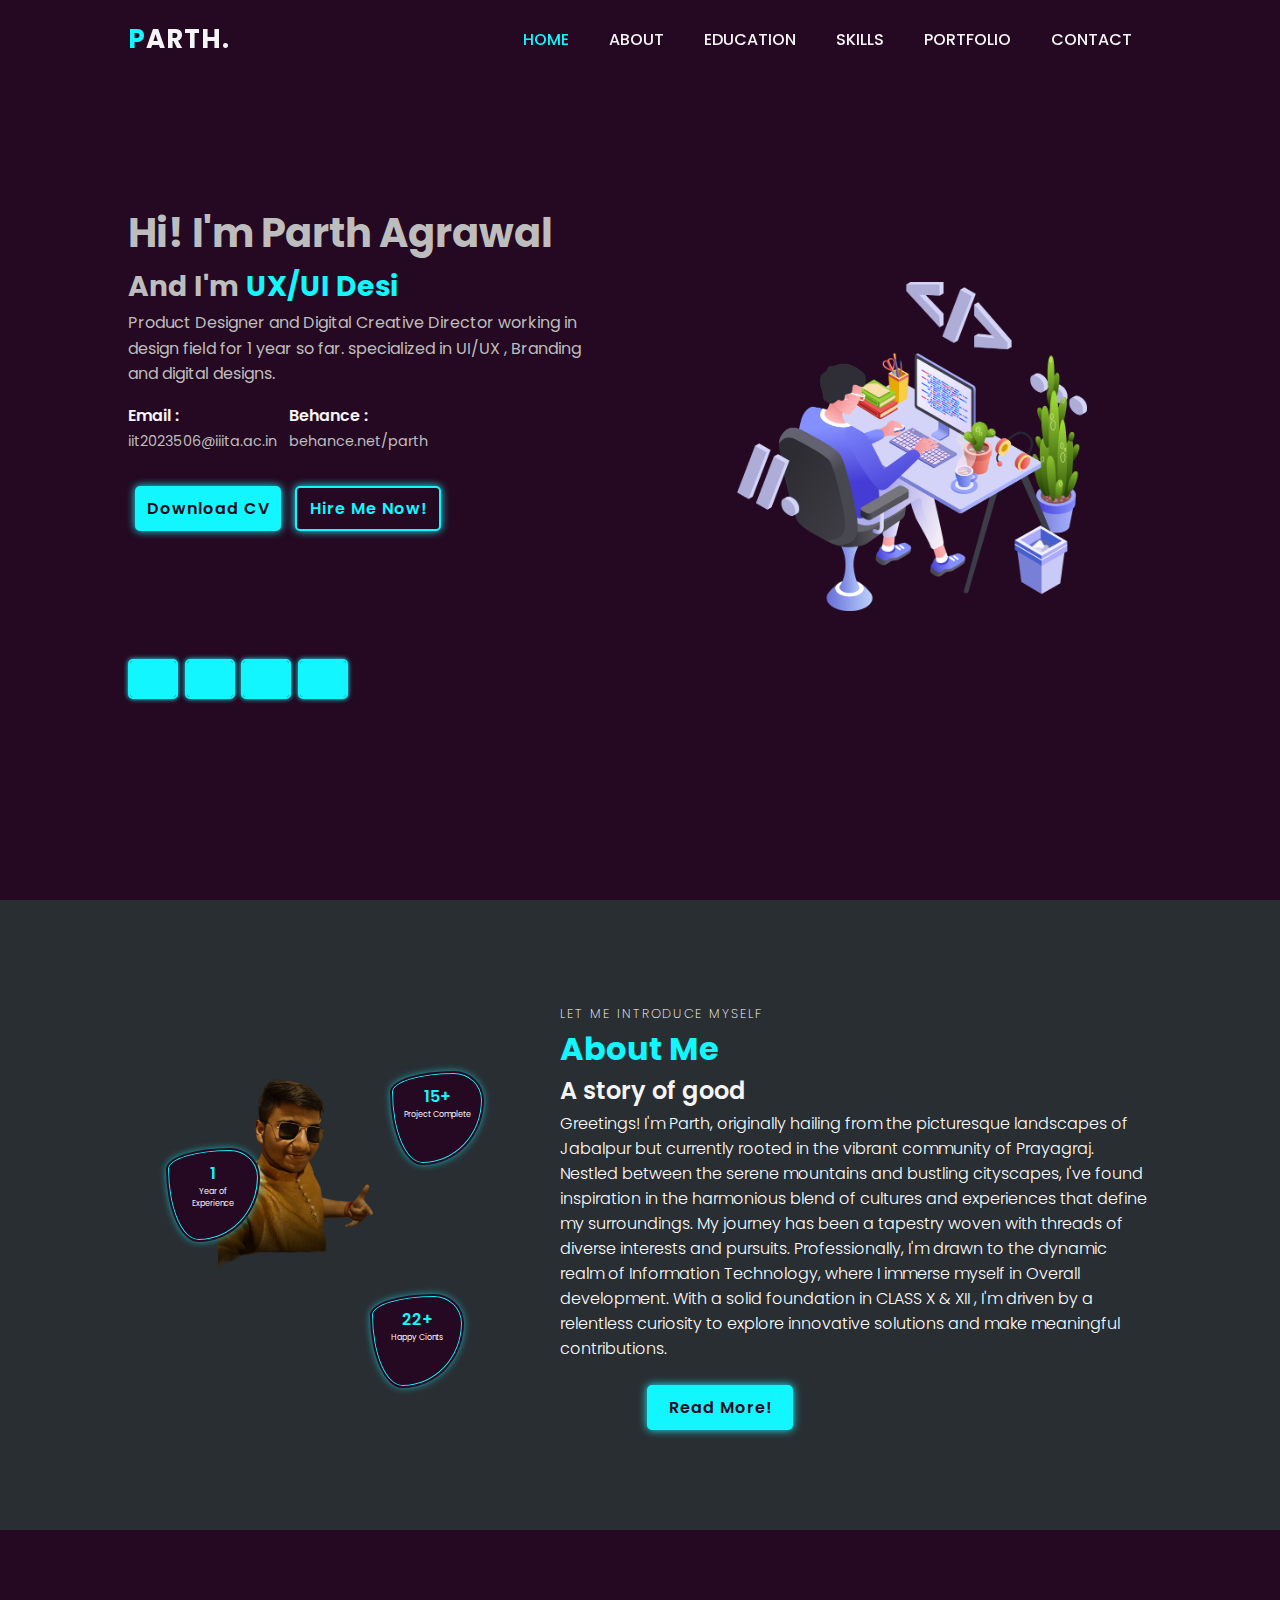
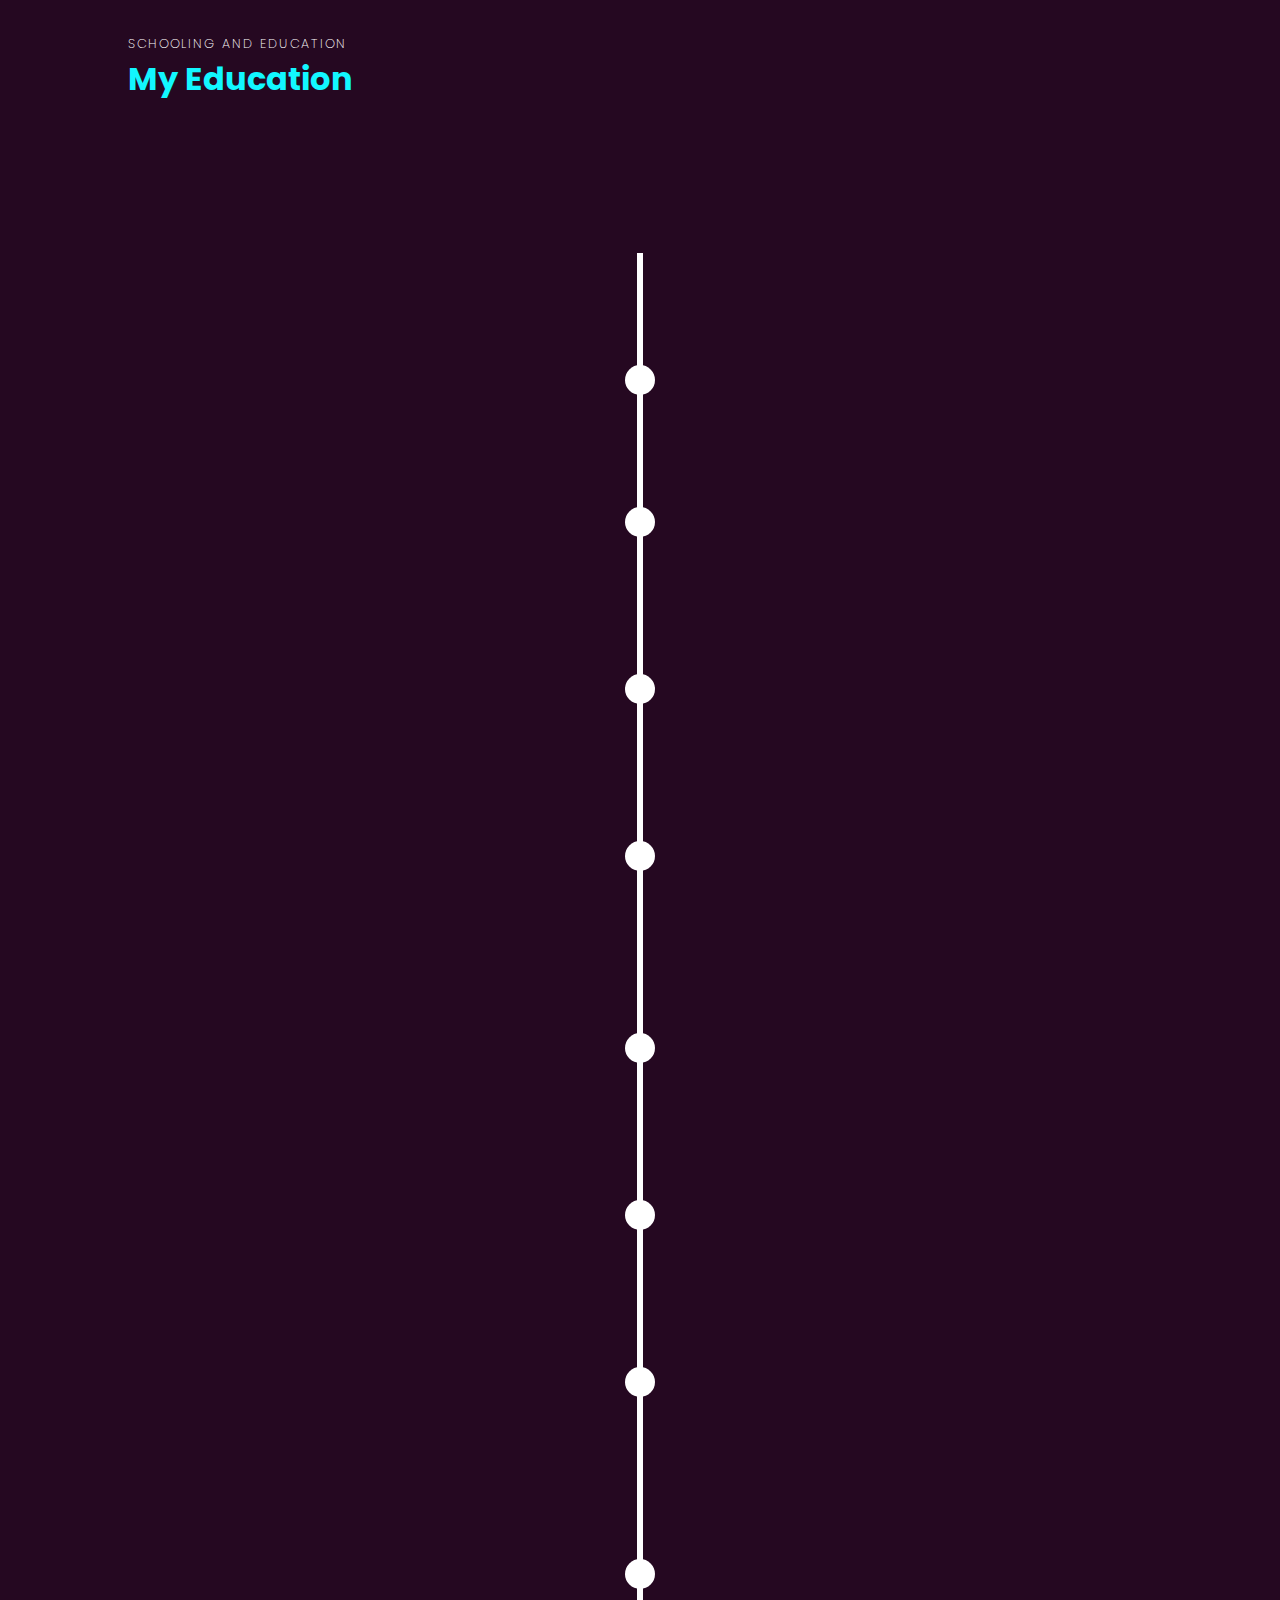
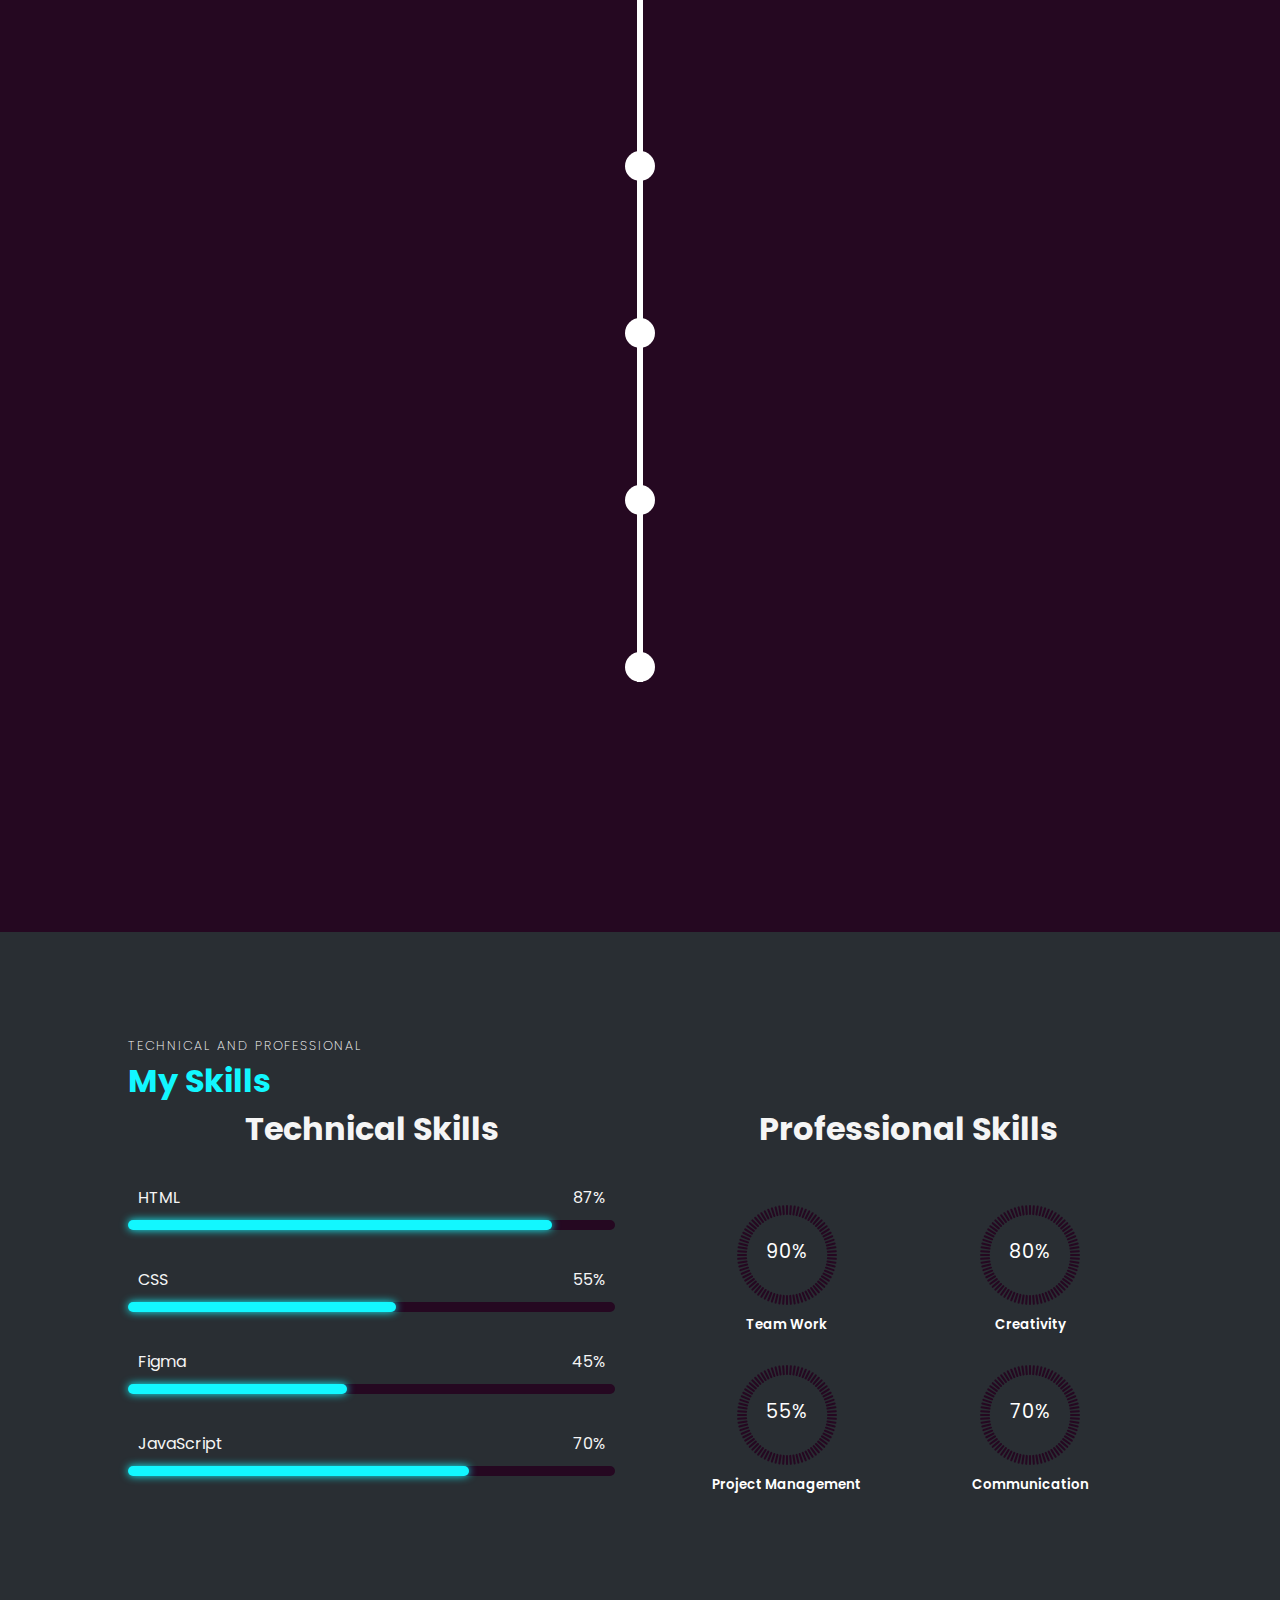
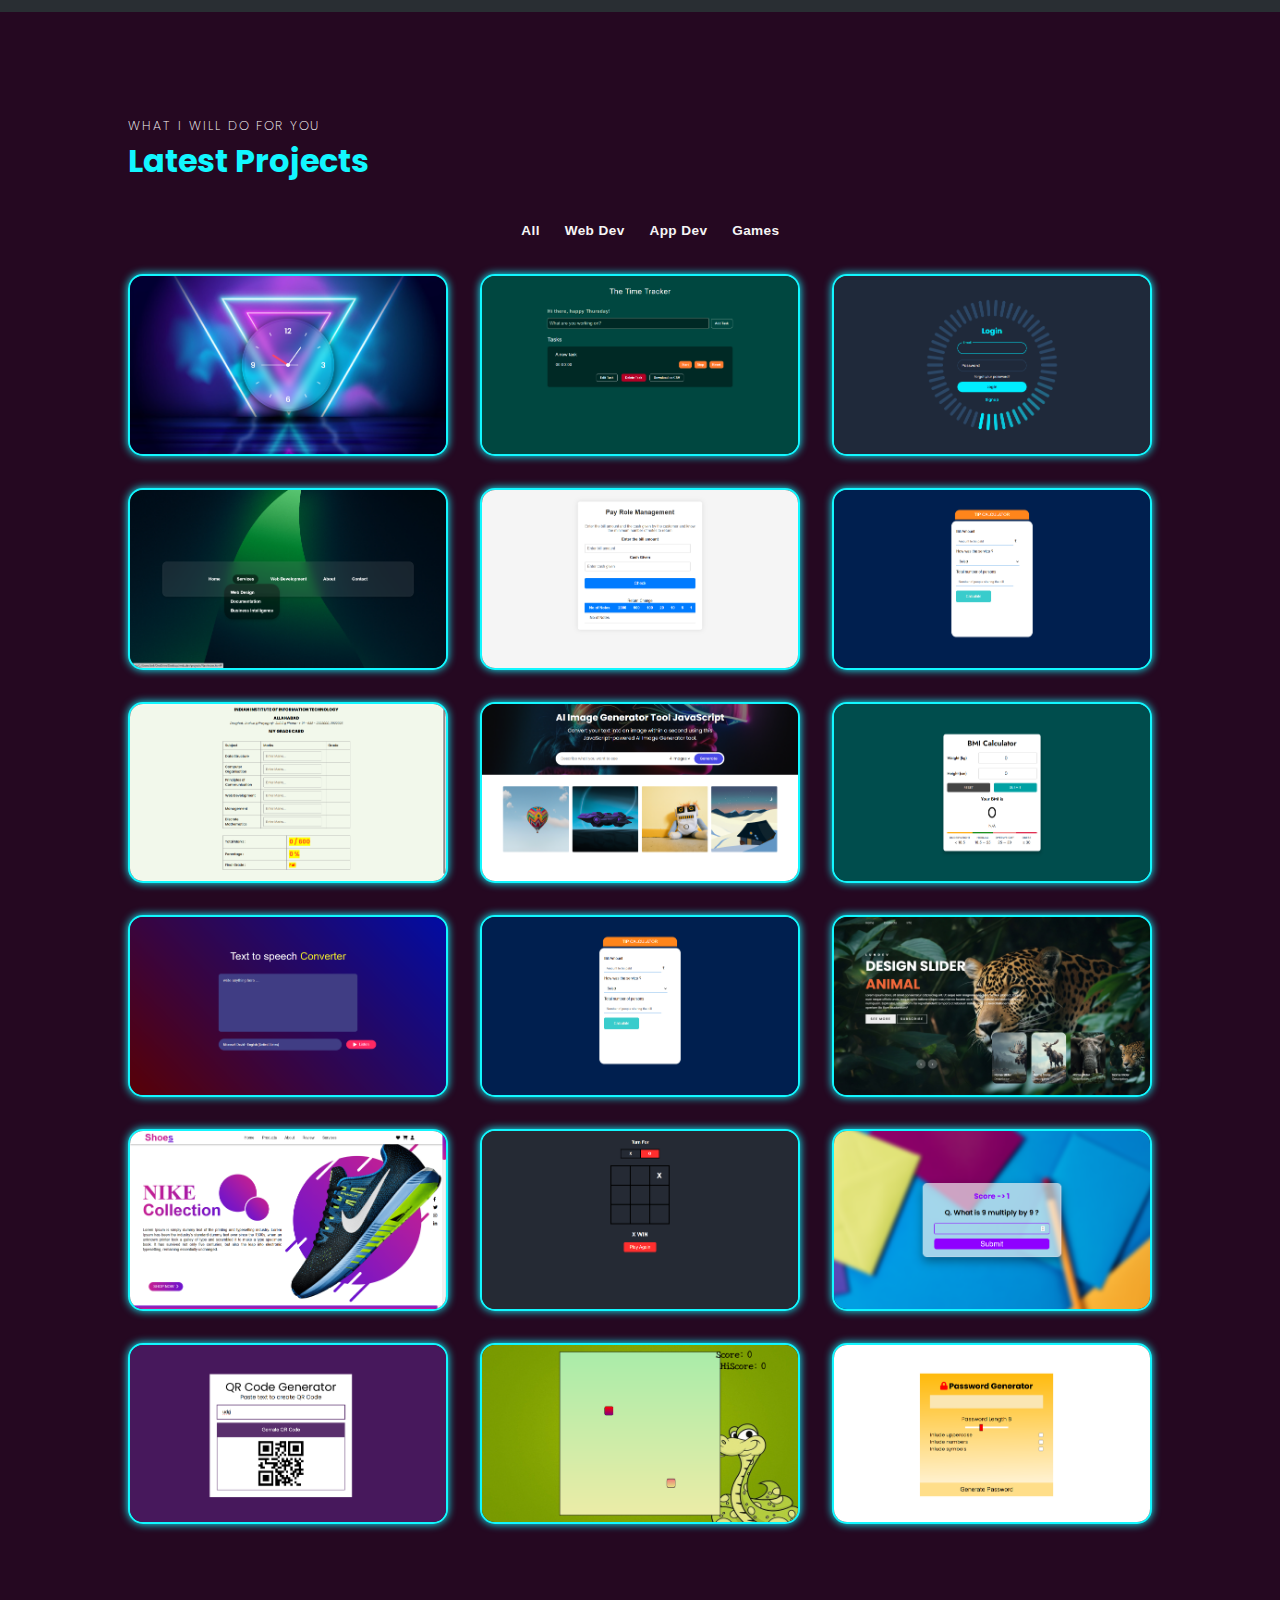
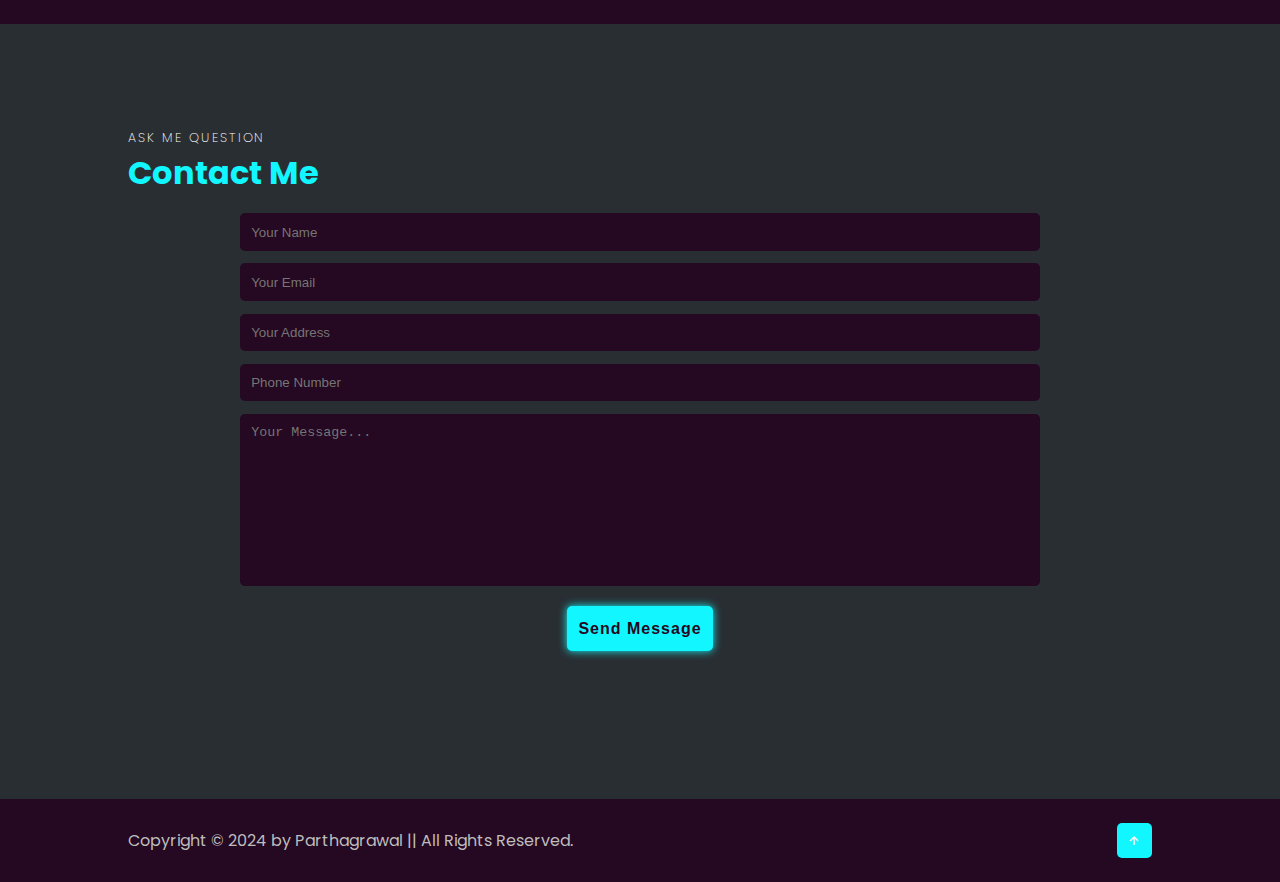
<file: index.html>
<!DOCTYPE html>
<html lang="en">
<head>
    <meta charset="UTF-8">
    <meta name="viewport" content="width=device-width, initial-scale=1.0">
    <title>Parth Agrawal- Portfolio</title>
    <link rel="stylesheet" href="styles.css">
    <link href='https://unpkg.com/boxicons@2.1.4/css/boxicons.min.css' rel='stylesheet'>

</head>
<body>
    <!--header site---------------------------------------------->
    <header>
        <div class="logo">
            <span>P</span>ARTH.
        </div>
        <ul class="navlist">
            <li><a href="#home">HOME</a></li>
            <li><a href="#about">ABOUT</a></li>
            <li><a href="#education">EDUCATION</a></li>
            <li><a href="#skills">SKILLS</a></li>
            <li><a href="#portfolio">PORTFOLIO</a></li>
            <li><a href="#contact">CONTACT</a></li>
        </ul>
        <div id="menu-icon" class="bx bx-menu"></div>
    </header>

    <!-----------------home section------------------------>

    <section id="home" class="home">
        <div class="home-content">
            <h1>Hi! I'm Parth Agrawal</h1>
            <div class="change-text">
                <h3>And I'm </h3>
                <h3>
                    <span class="word">Youtuber</span>
                    <span class="word">UX/UI&nbsp;Designer</span>
                    <span class="word">Web&nbsp;Designer</span>
                    <span class="word">Frontend&nbsp;Developer</span>
                    <span class="word">Backend&nbsp;Developer</span>
                    <span class="word">Graphics&nbsp;Designer</span>
                </h3>
            </div>

            <p>
                Product Designer and Digital Creative Director working in design field for 1 year so far.
                specialized in UI/UX , Branding and digital designs.
            </p>
            <div class="info-box">
                <div class="email-info">
                    <h5>Email :</h5>
                    <span>iit2023506@iiita.ac.in</span>
                </div>
                <div class="behance-info">
                    <h5>Behance :</h5>
                    <span>behance.net/parth</span>
                </div>
            </div>

            <div class="btn-box">
                <a href="images/cv.pdf" class="btn" target="_blank">Download CV</a>
                <a href="#" class="btn">Hire Me Now!</a>
            </div>

            <div class="social-icons">
                <a href="https://www.facebook.com/parth.agrawal.52459" target="_blank"><i class='bx bxl-facebook'></i></a>
                <a href="https://www.instagram.com/____parthagrawal__/" target="_blank"><i class='bx bxl-instagram'></i></a>
                <a href="#"><i class='bx bxl-discord'></i></a>
                <a href="https://github.com/parth506/Portfolio?tab=readme-ov-file" target="_blank"><i class='bx bxl-github'></i></a>
            </div>
        </div>

        <div class="home-image">
            <div class="img-box">
                <img src="images/developer.png" alt="" height="50%" width="80%" margin="50px 0">
            </div>
        </div>
    </section>

    <!---------------------About section ------------------------------------------>
    <section id="about" class="about">
        <div class="img-about">
            <img src="images/me1.png" alt="">
            <div class="info-about1">
                <span>1</span>
                <p>Year of Experience</p>
            </div>
            <div class="info-about2">
                <span>15+</span>
                <p>Project Complete</p>
            </div>
            <div class="info-about3">
                <span>22+</span>
                <p>Happy Cionts</p>
            </div>
        </div>

        <div class="about-content">
            <span>Let me introduce myself</span>
            <h2>About Me</h2>
            <h3>A story of good </h3>
            <p>Greetings! I'm Parth, originally hailing from the picturesque landscapes of Jabalpur
                but currently rooted in the vibrant community of Prayagraj. Nestled between the 
                serene mountains and bustling cityscapes, I've found inspiration in the harmonious
                blend of cultures and experiences that define my surroundings. My journey has been
                a tapestry woven with threads of diverse interests and pursuits.
                Professionally, I'm drawn to the dynamic realm of Information Technology,
                where I immerse myself in Overall development. With a solid foundation 
                in CLASS X & XII , I'm driven by a relentless curiosity to explore innovative
                solutions and make meaningful contributions.</p>
            
            <div class="btn-box">
                <a href="#" class="btn">Read More!</a>
            </div>
        </div>
    </section>
    <!--------------------Education section ------------------------------------------>

    <section id="education" class="education">
       
        <div class="main-text">
            <span>Schooling and education</span>
            <h2>My Education</h2>
        </div>
          <section class="timeline">
            <ul>
              <li>
                <div>
                  <time>2024</time> Currently studying in the 2nd Semester 
                </div>
              </li>
              <li>
                <div>
                  <time>2024</time> Top 10 among the class 
                </div>
              </li>
              <li>
                <div>
                  <time>2023</time> Qualified JEE (Mains) with 99.219 percentile and joined IIIT Allahabad in ECE branch
                </div>
              </li>
              <li>
                <div>
                  <time>2022</time> Secured 2nd Rank in school in Class XII th by securing 92.8%
                </div>
              </li>
              <li>
                <div>
                  <time>2020-21</time> Experinced a sudden breakdown of a full on lockdown and eagerly took online classes at first .
                </div>
              </li>
              <li>
                <div>
                  <time>2020</time> Attained 4th rank in the school in Class X th by securing 96.4% 
                </div>
              </li>
              <li>
                <div>
                  <time>2016</time> Felicitated as the highest rank as general proficiency 
              </li>
              <li>
                <div>
                  <time>2015</time> Awarded as the best student in class VI th  and also started my contribution to our Annual Prize Distribution Function.
                </div>
              </li>
              <li>
                <div>
                  <time>2014</time> In class Vth , participated in elocution for the first time and started my full attendance record.
              </li>
              <li>
                <div>
                  <time>2008</time> Admitted to Christ Church Boys' Senior Secondary School in Jabalpur(M.P)
              </li>
              <li>
                <div>
                  <time>2007-08</time> Started my Nursery schooling from Genius Nursery School , Jabalpur (M.P)
              </li>
              <li>
                <div>
                  <time>2004</time> Born on 3rd December in Jabalpur , Madhya Pradesh also known as Marble City
                </div>
              </li>
            </ul>
          </section>
          
    </section>

    <!------------------------skills section-------------------------------->

    <section id="skills" class="skills">
        <div class="main-text">
            <span>Technical and Professional</span>
            <h2>My Skills</h2>
        </div>

        <div class="skill-main">
            <div class="skill-left">
                <h3>Technical Skills</h3>
                <div class="skill-bar">
                    <div class="info">
                        <p>HTML</p>
                        <p>87%</p>
                    </div>
                    <div class="bar">
                        <span class="html"></span>
                    </div>
                </div>

                <div class="skill-bar">
                    <div class="info">
                        <p>CSS</p>
                        <p>55%</p>
                    </div>
                    <div class="bar">
                        <span class="css"></span>
                    </div>
                </div>

                <div class="skill-bar">
                    <div class="info">
                        <p>Figma</p>
                        <p>45%</p>
                    </div>
                    <div class="bar">
                        <span class="figma"></span>
                    </div>
                </div>

                <div class="skill-bar">
                    <div class="info">
                        <p>JavaScript</p>
                        <p>70%</p>
                    </div>
                    <div class="bar">
                        <span class="javascript"></span>
                    </div>
                </div>
            </div>
            <div class="skill-right">
                <h3>Professional Skills</h3>
                <div class="professional">
                    <div class="box">
                        <div class="circle" data-dots="80" data-percent="90"></div>
                        <div class="text">
                            <big>90%</big>
                            <small>Team Work</small>
                        </div>
                    </div>

                    <div class="box">
                        <div class="circle" data-dots="80" data-percent="80"></div>

                        <div class="text">
                            <big>80%</big>
                            <small>Creativity</small>
                        </div>
                    </div>

                    <div class="box">
                        <div class="circle" data-dots="80" data-percent="55"></div>

                        <div class="text">
                            <big>55%</big>
                            <small>Project Management</small>
                        </div>
                    </div>

                    <div class="box">
                        <div class="circle" data-dots="80" data-percent="70"></div>

                        <div class="text">
                            <big>70%</big>
                            <small>Communication</small>
                        </div>
                    </div>


                </div>
            </div>
        </div>
    </section>
    <!---------------------portfolio section------------------------------>
    <section id="portfolio" class="portfolio">
        <div class="main-text">
            <span>What i will do for you</span>
            <h2>Latest Projects</h2>
        </div>

        <div class="container">
            <div class="fillter-buttons">
                <button class="btn" data-filter="all">All</button>
                <button class="btn" data-filter=".web">Web Dev</button>
                <button class="btn" data-filter=".app">App Dev</button>
                <button class="btn" data-filter=".games">Games</button>
            </div>

            <div class="portfolio-gallery">
                <div class="port-box mix web">
                    <div class="port-image">
                        <img src="projects/analog_clock.png" alt="">
                    </div>
                    <div class="port-content">
                        <h3>Analog Clock</h3>
                        <p>An analog clock elegantly displays time through rotating hands on a circular dial.</p>
                        <a href="projects/analog_clock/index.html" target="_blank"><i class="bx bx-link-external"></i></a>
                    </div>
                </div>

                <div class="port-box mix web">
                    <div class="port-image">
                        <img src="projects/task_tracker.png" alt="">
                    </div>
                    <div class="port-content">
                        <h3>Task Tracker</h3>
                        <p>A task tracker efficiently manages and monitors progress on various tasks and projects in a streamlined manner.</p>
                        <a href="projects/task_tracker/index.html" target="_blank"><i class="bx bx-link-external"></i></a>
                    </div>
                </div>

                <div class="port-box mix web">
                    <div class="port-image">
                        <img src="projects/login_and_register.png" alt="">
                    </div>
                    <div class="port-content">
                        <h3>Login & Register</h3>
                        <p>Login and register functionalities enable users to securely access and create accounts, respectively, providing personalized experiences on digital platforms.</p>
                        <a href="projects/login_and_register/index.html" target="_blank"><i class="bx bx-link-external"></i></a>
                    </div>
                </div>

                <div class="port-box mix web">
                    <div class="port-image">
                        <img src="projects/nav_bar.png" alt="">
                    </div>
                    <div class="port-content">
                        <h3>Navigation Bar</h3>
                        <p>A nav bar acts as a roadmap, guiding users through a website's content with concise links for easy navigation.</p>
                        <a href="projects/nav_bar/index.html" target="_blank"><i class="bx bx-link-external"></i></a>
                    </div>
                </div>

                <div class="port-box mix web">
                    <div class="port-image">
                        <img src="projects/pay_role.png" alt="">
                    </div>
                    <div class="port-content">
                        <h3>Pay Role Management System</h3>
                        <p>A payroll management system automates and organizes salary payments for employees within an organization.</p>
                        <a href="projects/pay_role/index.html" target="_blank"><i class="bx bx-link-external"></i></a>
                    </div>
                </div>

                <div class="port-box mix web">
                    <div class="port-image">
                        <img src="projects/tip_calculator.png" alt="">
                    </div>
                    <div class="port-content">
                        <h3>Tip Calculator</h3>
                        <p>Tip calculator quickly computes gratuity based on bill total and percentage input.</p>
                        <a href="projects/tip_calculator/index.html" target="_blank"><i class="bx bx-link-external"></i></a>
                    </div>
                </div>

                <div class="port-box mix web">
                    <div class="port-image">
                        <img src="projects/student_grade_calculator.png" alt="">
                    </div>
                    <div class="port-content">
                        <h3>Student Grade Calculator</h3>
                        <p>A student grade calculator computes academic scores based on inputted grades and weights. </p>
                        <a href="projects/student_grade_calculator/index.html" target="_blank"><i class="bx bx-link-external"></i></a>
                    </div>
                </div>

                <div class="port-box mix web">
                    <div class="port-image">
                        <img src="projects/ai_generator.png" alt="">
                    </div>
                    <div class="port-content">
                        <h3>AI Generator</h3>
                        <p>AI generator produces content autonomously using artificial intelligence algorithms.</p>
                        <a href="projects/ai_generator/index.html" target="_blank"><i class="bx bx-link-external"></i></a>
                    </div>
                </div>

                <div class="port-box mix web">
                    <div class="port-image">
                        <img src="projects/bmi_calculator.png" alt="">
                    </div>
                    <div class="port-content">
                        <h3></h3>BMI Calculator</h3>
                        <p>A BMI calculator determines body mass index using height and weight inputs.</p>
                        <a href="projects/bmi_calculator/index.html" target="_blank"><i class="bx bx-link-external"></i></a>
                    </div>
                </div>

                <div class="port-box mix web">
                    <div class="port-image">
                        <img src="projects/text_to_speech.png" alt="">
                    </div>
                    <div class="port-content">
                        <h3>Text to Speech Convertor</h3>
                        <p>A text-to-speech converter transforms written text into spoken words.</p>
                        <a href="projects/text_to_speech/index.html" target="_blank"><i class="bx bx-link-external"></i></a>
                    </div>
                </div>

                <div class="port-box mix web">
                    <div class="port-image">
                        <img src="projects/tip_calculator.png" alt="">
                    </div>
                    <div class="port-content">
                        <h3>Tip Calculator</h3>
                        <p>A tip calculator computes gratuity amounts based on a bill's total and desired percentage.</p>
                        <a href="projects/tip_calculator/index.html" target="_blank"><i class="bx bx-link-external"></i></a>
                    </div>
                </div>

                <div class="port-box mix web">
                    <div class="port-image">
                        <img src="projects/slider_website.png" alt="">
                    </div>
                    <div class="port-content">
                        <h3>Slider Website</h3>
                        <p>Navigating through images, a seamless journey awaits with each slide.</p>
                        <a href="projects/slider_website/index.html" target="_blank"><i class="bx bx-link-external"></i></a>
                    </div>
                </div>

                <div class="port-box mix web">
                    <div class="port-image">
                        <img src="projects/shoes_website.png" alt="">
                    </div>
                    <div class="port-content">
                        <h3>Shoes Website</h3>
                        <p>Where every step finds its sole mate in a click.</p>
                        <a href="projects/shoes_website/index.html" target="_blank"><i class="bx bx-link-external"></i></a>
                    </div>
                </div>

                <div class="port-box mix games">
                    <div class="port-image">
                        <img src="projects/games/tic_tac_toe.png" alt="">
                    </div>
                    <div class="port-content">
                        <h3>Tic Tac Toe</h3>
                        <p>Tic Tac Toe is a simple, yet engaging, two-player game played on a grid of nine squares.</p>
                        <a href="projects/games/tic_tac_toe/index.html" target="_blank"><i class="bx bx-link-external"></i></a>
                    </div>
                </div>

                <div class="port-box mix web">
                    <div class="port-image">
                        <img src="projects/math_ques.png" alt="">
                    </div>
                    <div class="port-content">
                        <h3>Math Questions</h3>
                        <p>Unlocking the world of numbers, where equations paint the canvas of knowledge.</p>
                        <a href="projects/math_ques/index.html" target="_blank"><i class="bx bx-link-external"></i></a>
                    </div>
                </div>

                <div class="port-box mix web">
                    <div class="port-image">
                        <img src="projects/qrcode_gen.png" alt="">
                    </div>
                    <div class="port-content">
                        <h3>QR Generator</h3>
                        <p>Transforming data into patterns, a QR code generator simplifies digital connections.</p>
                        <a href="projects/qrcode_gen/index.html" target="_blank"><i class="bx bx-link-external"></i></a>
                    </div>
                </div>


                <div class="port-box mix games">
                    <div class="port-image">
                        <img src="projects/games/snake_game.png" alt="">
                    </div>
                    <div class="port-content">
                        <h3>Snake Game</h3>
                        <p>Slithering through pixels, a serpent's silent chase.</p>
                        <a href="projects/games/snake_game/index.html" target="_blank"><i class="bx bx-link-external"></i></a>
                    </div>
                </div>
                <div class="port-box mix web">
                    <div class="port-image">
                        <img src="projects/password_gen.png" alt="">
                    </div>
                    <div class="port-content">
                        <h3>Password Generator</h3>
                        <p>Forging digital fortresses, a password generator crafts shields against intrusion.</p>
                        <a href="projects/password_gen/index.html" target="_blank"><i class="bx bx-link-external"></i></a>
                    </div>
                </div>



            </div>
        </div>
    </section>

    <!-- ==============-----------------CONTACT SECTION--------------------------------->
    <section id="contact" class="contact">
        <div class="main-text">
            <span>ask me question</span>
            <h2>Contact Me</h2>
        </div>

        <form action="#">
            <input type="text" placeholder="Your Name">
            <input type="text" placeholder="Your Email">
            <input type="text" placeholder="Your Address">
            <input type="number" placeholder="Phone Number">
            <textarea name="" id="" cols="30" rows="10" placeholder="Your Message..."></textarea>
            <div class="btn-box formBtn">
                <button type="submit" class="btn" >Send Message</button>
            </div>
        </form>
    </section>

    <!---------------Footer Websit----------------->
    <footer>
        <p>Copyright &copy; 2024 by Parthagrawal || All Rights Reserved.</p>
        <a href="#home"><i class='bx bx-up-arrow-alt'></i></a>
    </footer>
    <script src="mixitup.min.js"></script>
    <script src="script.js"></script>
</body>
</html>
</file>
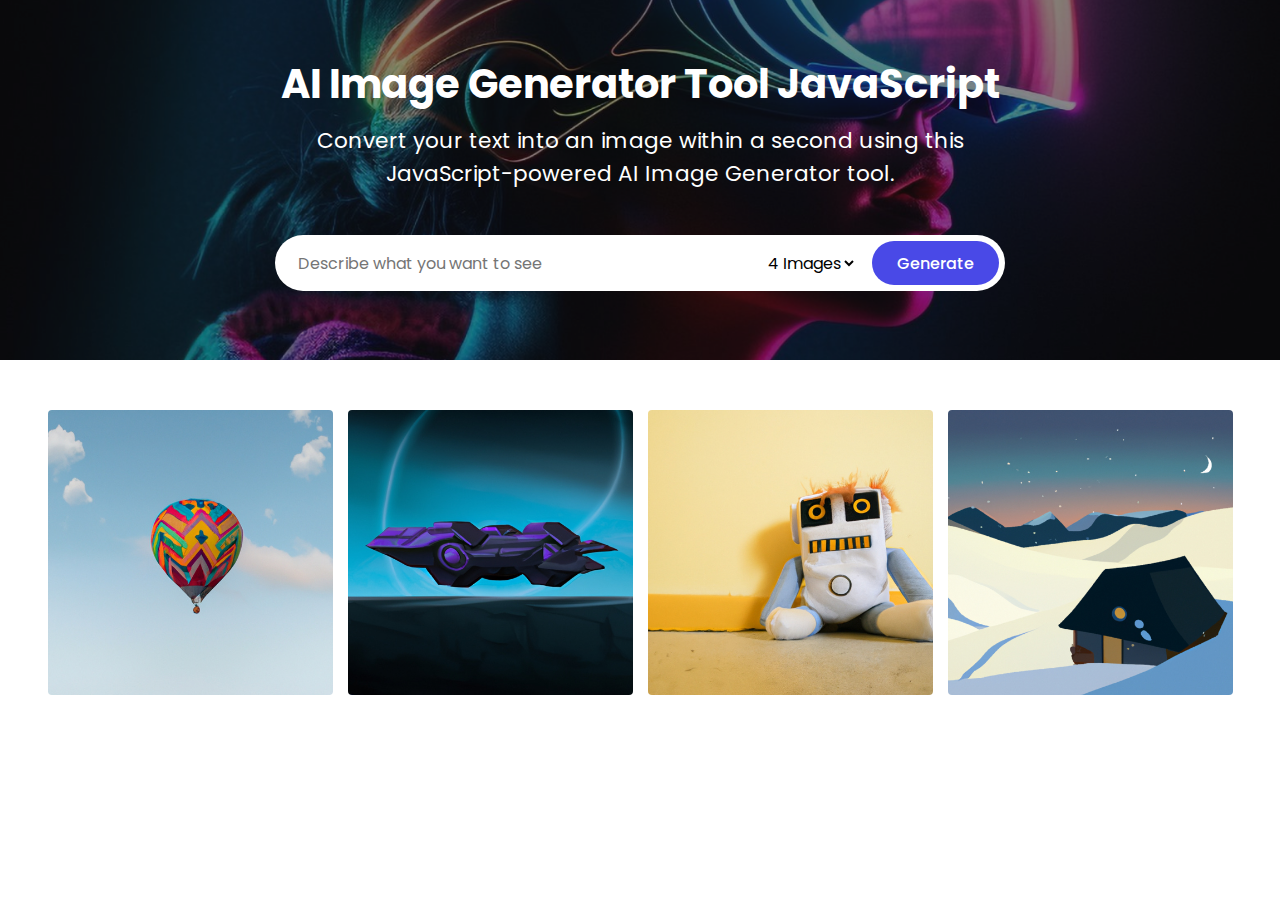
<file: projects/ai_generator/index.html>
<!DOCTYPE html>
<!-- Coding By CodingNepal - www.codingnepalweb.com -->
<html lang="en">
<head>
  <meta charset="UTF-8">
  <meta name="viewport" content="width=device-width, initial-scale=1.0">
  <title>AI Image Generator HTML CSS and JavaScript | CodingNepal</title>
  <link rel="stylesheet" href="style.css">
  <script src="script.js" defer></script>
</head>
<body>
  <section class="image-generator">
    <div class="content">
      <h1>AI Image Generator Tool JavaScript</h1>
      <p>Convert your text into an image within a second using this
        JavaScript-powered AI Image Generator tool.</p>
      <form action="#" class="generate-form">
        <input class="prompt-input" type="text" placeholder="Describe what you want to see" required>
        <div class="controls">
          <select class="img-quantity">
            <option value="1">1 Image</option>
            <option value="2">2 Images</option>
            <option value="3">3 Images</option>
            <option value="4" selected>4 Images</option>
          </select>
          <button type="submit" class="generate-btn">Generate</button>
        </div>
      </form>
    </div>
  </section>
  <section class="image-gallery">
    <div class="img-card"><img src="images/img-1.jpg" alt="image"></div>
    <div class="img-card"><img src="images/img-2.jpg" alt="image"></div>
    <div class="img-card"><img src="images/img-3.jpg" alt="image"></div>
    <div class="img-card"><img src="images/img-4.jpg" alt="image"></div>
  </section>
</body>
</html>
</file>
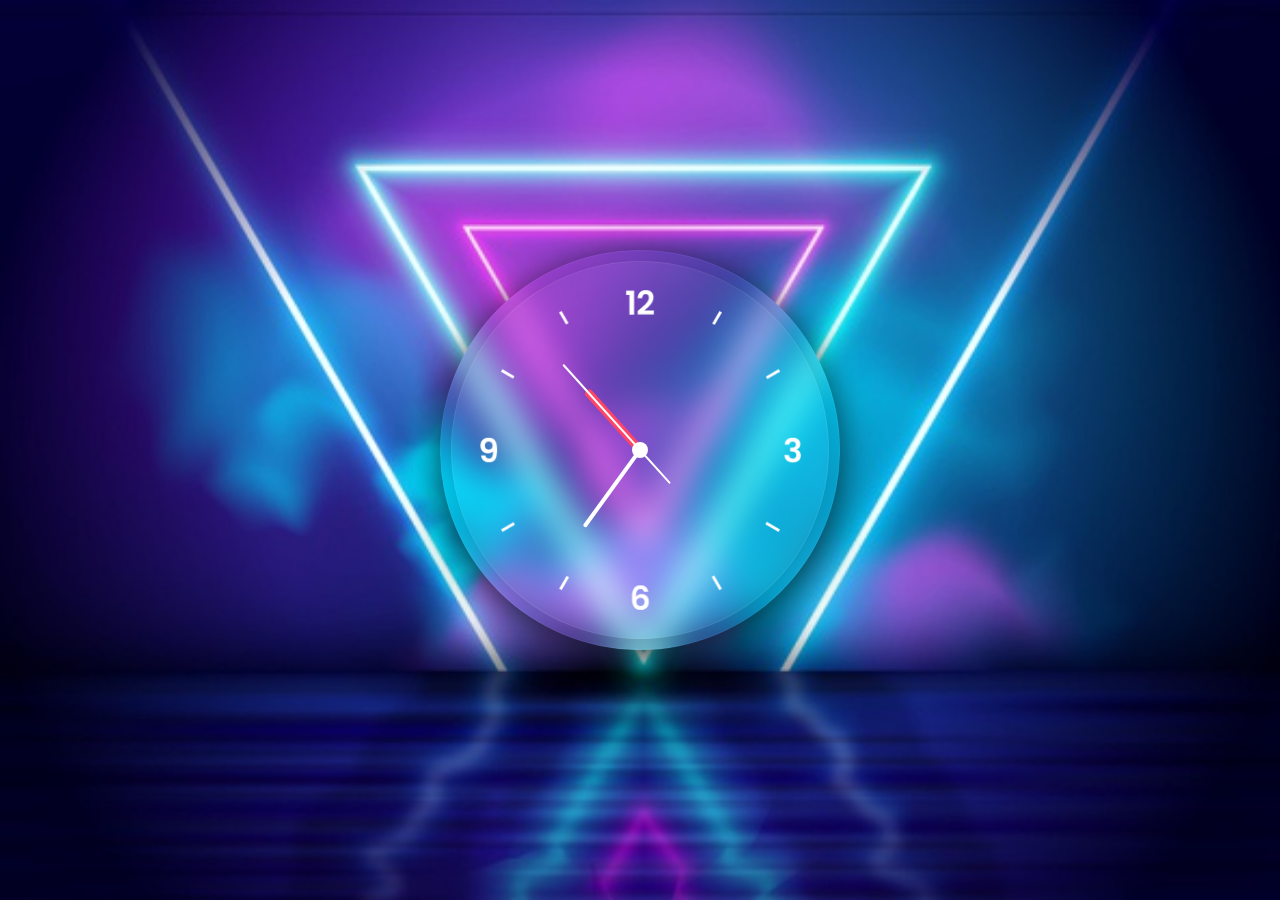
<file: projects/analog_clock/index.html>
<!DOCTYPE html>
<html lang="en">
<head>
    <meta charset="UTF-8">
    <meta http-equiv="X-UA-Compatible" content="IE=edge">
    <meta name="viewport" content="width=device-width, initial-scale=1.0">
    <link rel="stylesheet" href="style.css">
    <title>Document</title>
</head>
<body>
    <div class="container">
        <div class="box">
            <div class="clock">
                <div class="hour">
                    <div id="hr"></div>
                </div>
                <div class="min">
                    <div id="mn"></div>
                </div>
                <div class="sec">
                    <div id="sc"></div>
                </div>
            </div>
        </div>
    </div>
    <!-- Script to make it work -->
    <script>
        const deg = 6;
        const hr = document.querySelector("#hr");
        const mn = document.querySelector("#mn");
        const sc = document.querySelector("#sc");

        setInterval( () => {
            let day = new Date();
            let hh = new Date().getHours() * 30;
            let mm = day.getMinutes() * deg;
            let ss = day.getSeconds() * deg;

            hr.style.transform = `rotateZ(${hh+(mm/12)}deg)`;
            mn.style.transform = `rotateZ(${(mm)}deg)`;
            sc.style.transform = `rotateZ(${(ss)}deg)`;
        });
    </script>
</body>
</html>
</file>
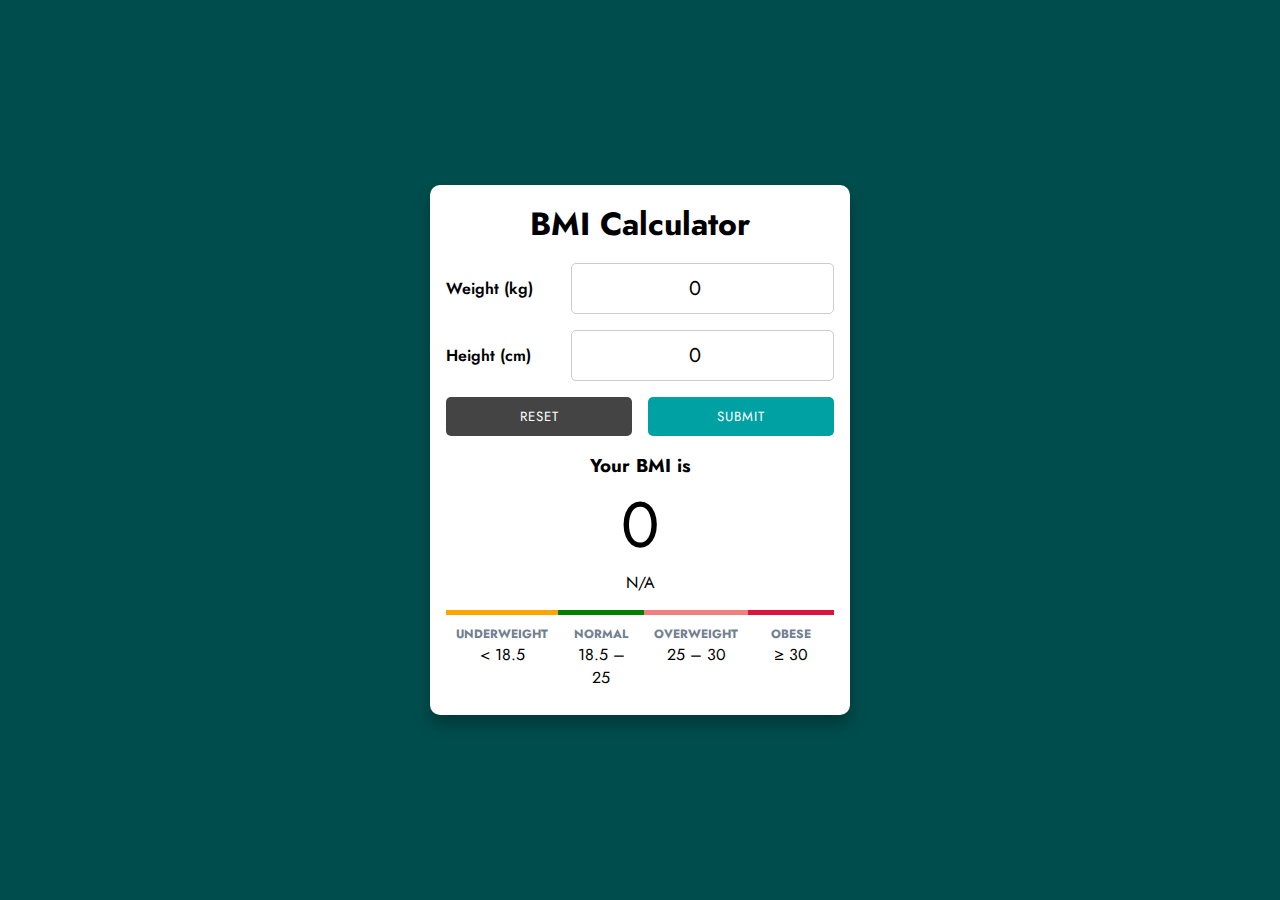
<file: projects/bmi_calculator/index.html>
<!DOCTYPE html>
<html lang="en">
  <head>
    <meta charset="UTF-8" />
    <meta name="viewport" content="width=device-width, initial-scale=1.0" />
    <title>BMI Calculator</title>
    <link rel="stylesheet" href="style.css" />
    <script src="script.js" defer></script>
  </head>
  <body>
    <div class="container">
      <h1>BMI Calculator</h1>

      <form class="calculator">
        <div>
          <label for="weight">Weight (kg)</label>
          <input type="number" id="weight" min="0" step="0.01" value="0" />
        </div>

        <div>
          <label for="height">Height (cm)</label>
          <input type="number" id="height" min="0" step="0.01" value="0" />
        </div>

        <div>
          <button type="reset">Reset</button>
          <button type="submit">Submit</button>
        </div>
      </form>

      <section class="output">
        <h3>Your BMI is</h3>
        <p id="bmi">0</p>
        <p id="desc">N/A</p>
      </section>

      <section class="bmi-scale">
        <div style="--color: var(--underweight)">
          <h4>Underweight</h4>
          <p>&lt; 18.5</p>
        </div>

        <div style="--color: var(--normal)">
          <h4>Normal</h4>
          <p>18.5 – 25</p>
        </div>

        <div style="--color: var(--overweight)">
          <h4>Overweight</h4>
          <p>25 – 30</p>
        </div>

        <div style="--color: var(--obese)">
          <h4>Obese</h4>
          <p>≥ 30</p>
        </div>
      </section>
    </div>
  </body>
</html>
</file>
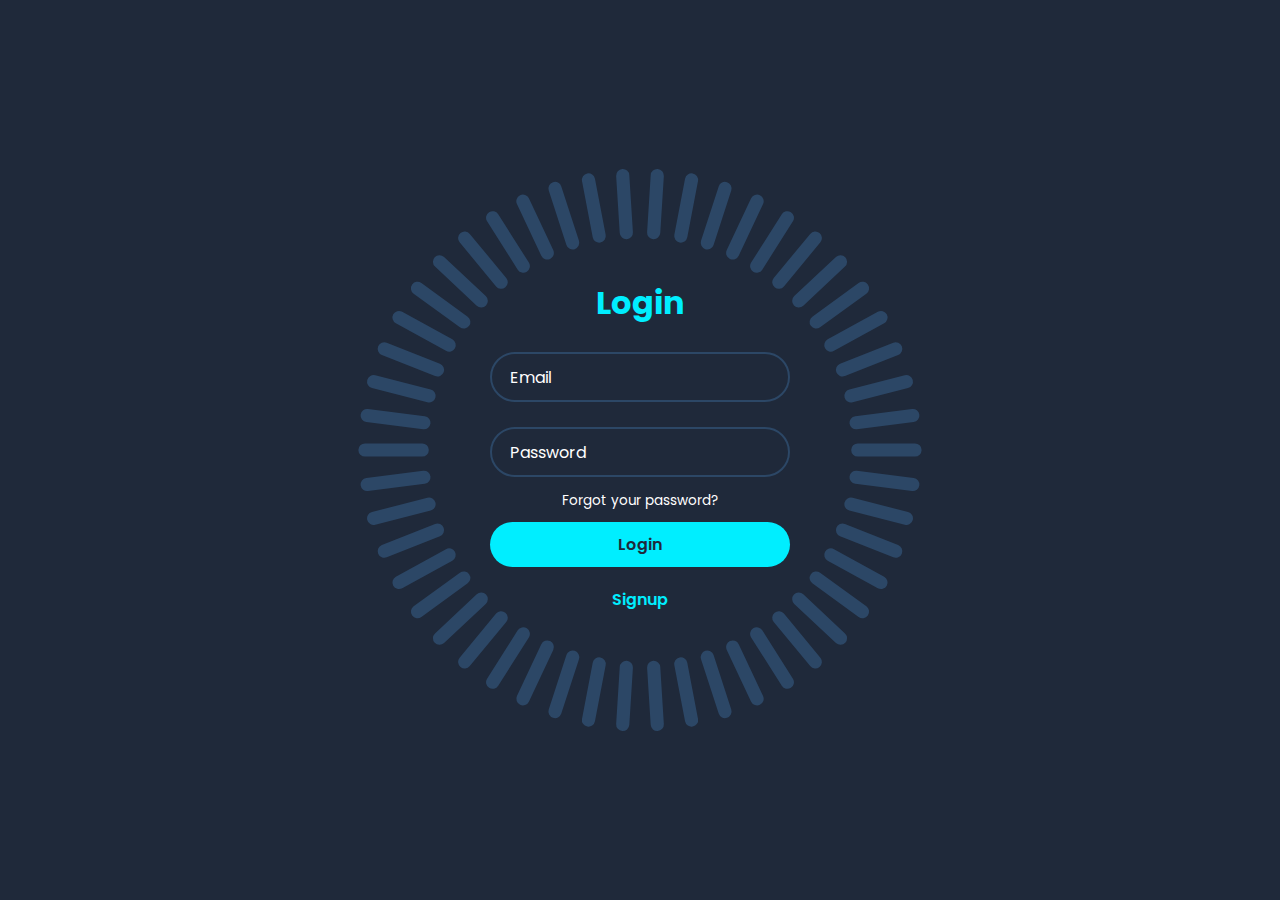
<file: projects/login_and_register/index.html>
<!DOCTYPE html>
<html lang="en">
<head>
    <meta charset="UTF-8">
    <meta http-equiv="X-UA-Compatible" content="IE=edge">
    <meta name="viewport" content="width=device-width, initial-scale=1.0">
    <title>Login & Register</title>
    <link rel="stylesheet" href="style.css">
</head>
<body>
    <div class="container">
        <div class="login-box">
            <h2>Login</h2>
            <form action="#">
                <div class="input-box">
                    <input type="email" required>
                    <label>Email</label>
                </div>
                <div class="input-box">
                    <input type="password" required>
                    <label>Password</label>
                </div>
                <div class="forgot-pass">
                    <a href="#">Forgot your password?</a>
                </div>
                <button type="submit" class="btn">Login</button>
                <div class="signup-link">
                    <a href="#">Signup</a>
                </div>
            </form>
        </div>
        <span style="--i:0;"></span>
        <span style="--i:1;"></span>
        <span style="--i:2;"></span>
        <span style="--i:3;"></span>
        <span style="--i:4;"></span>
        <span style="--i:5;"></span>
        <span style="--i:6;"></span>
        <span style="--i:7;"></span>
        <span style="--i:8;"></span>
        <span style="--i:9;"></span>
        <span style="--i:10;"></span>
        <span style="--i:11;"></span>
        <span style="--i:12;"></span>
        <span style="--i:13;"></span>
        <span style="--i:14;"></span>
        <span style="--i:15;"></span>
        <span style="--i:16;"></span>
        <span style="--i:17;"></span>
        <span style="--i:18;"></span>
        <span style="--i:19;"></span>
        <span style="--i:20;"></span>
        <span style="--i:21;"></span>
        <span style="--i:22;"></span>
        <span style="--i:23;"></span>
        <span style="--i:24;"></span>
        <span style="--i:25;"></span>
        <span style="--i:26;"></span>
        <span style="--i:27;"></span>
        <span style="--i:28;"></span>
        <span style="--i:29;"></span>
        <span style="--i:30;"></span>
        <span style="--i:31;"></span>
        <span style="--i:32;"></span>
        <span style="--i:33;"></span>
        <span style="--i:34;"></span>
        <span style="--i:35;"></span>
        <span style="--i:36;"></span>
        <span style="--i:37;"></span>
        <span style="--i:38;"></span>
        <span style="--i:39;"></span>
        <span style="--i:40;"></span>
        <span style="--i:41;"></span>
        <span style="--i:42;"></span>
        <span style="--i:43;"></span>
        <span style="--i:44;"></span>
        <span style="--i:45;"></span>
        <span style="--i:46;"></span>
        <span style="--i:47;"></span>
        <span style="--i:48;"></span>
        <span style="--i:49;"></span>
    </div>
</body>
</html>
</file>
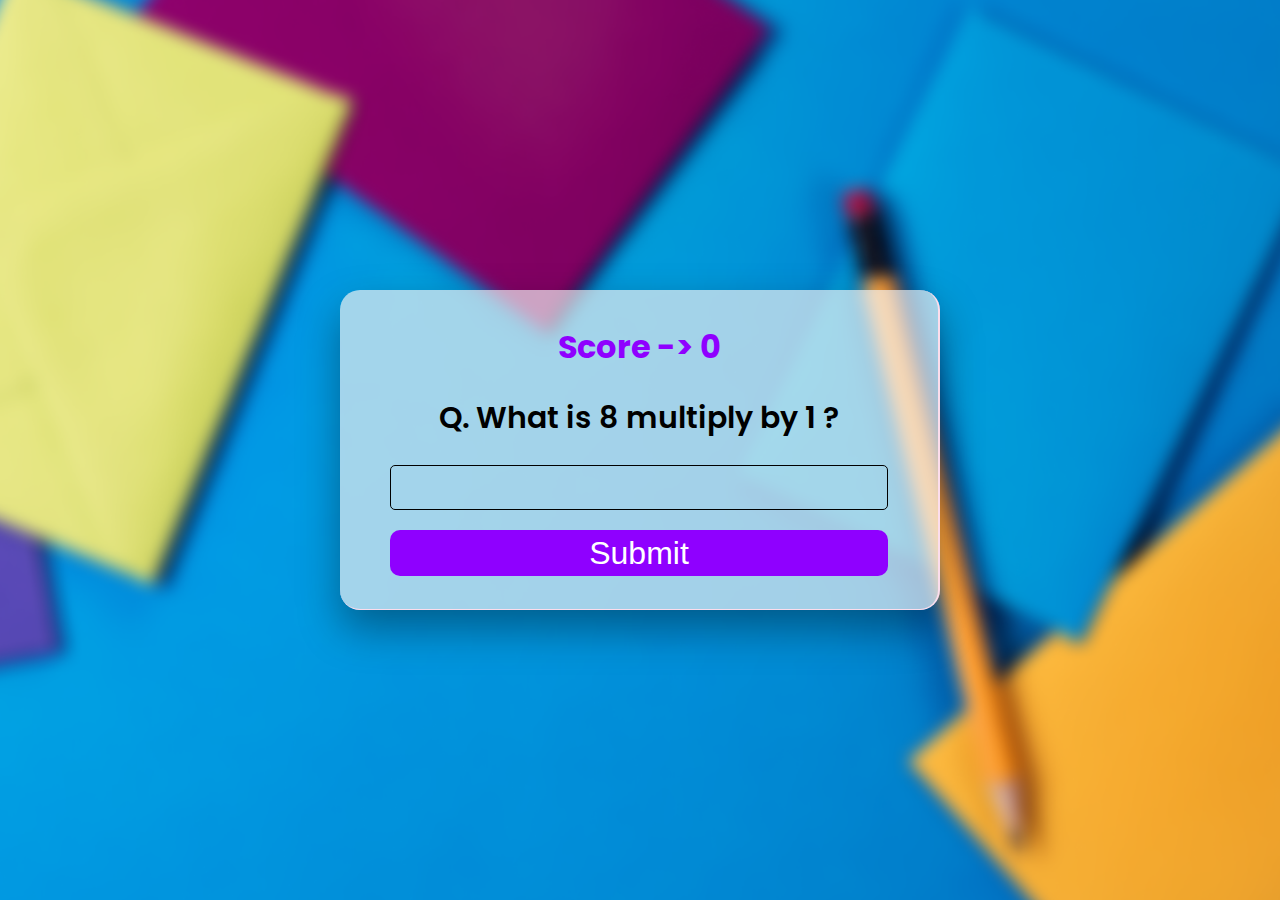
<file: projects/math_ques/index.html>
<!DOCTYPE html>
<html lang="en">
  <head>
    <meta charset="UTF-8" />
    <meta http-equiv="X-UA-Compatible" content="IE=edge" />
    <meta name="viewport" content="width=device-width, initial-scale=1.0" />
    <title>Math Question Game | Do Some Coding</title>
    <link rel="stylesheet" href="style.css" />
    <script src="./index.js" defer></script>
  </head>
  <body>
    <div class="background">
      <div class="box">
        <h2>Score -> <span id="score">0</span></h2>
        <h3 id="question">Q. What is 8 multiply by 4 ?</h3>
        <form id="questionForm" onsubmit="checkAnswer(event)">
          <input required id="answerInput" name="answer" type="number" />
          <button class="primary-btn" type="submit">Submit</button>
        </form>
      </div>
    </div>
  </body>
</html>
</file>
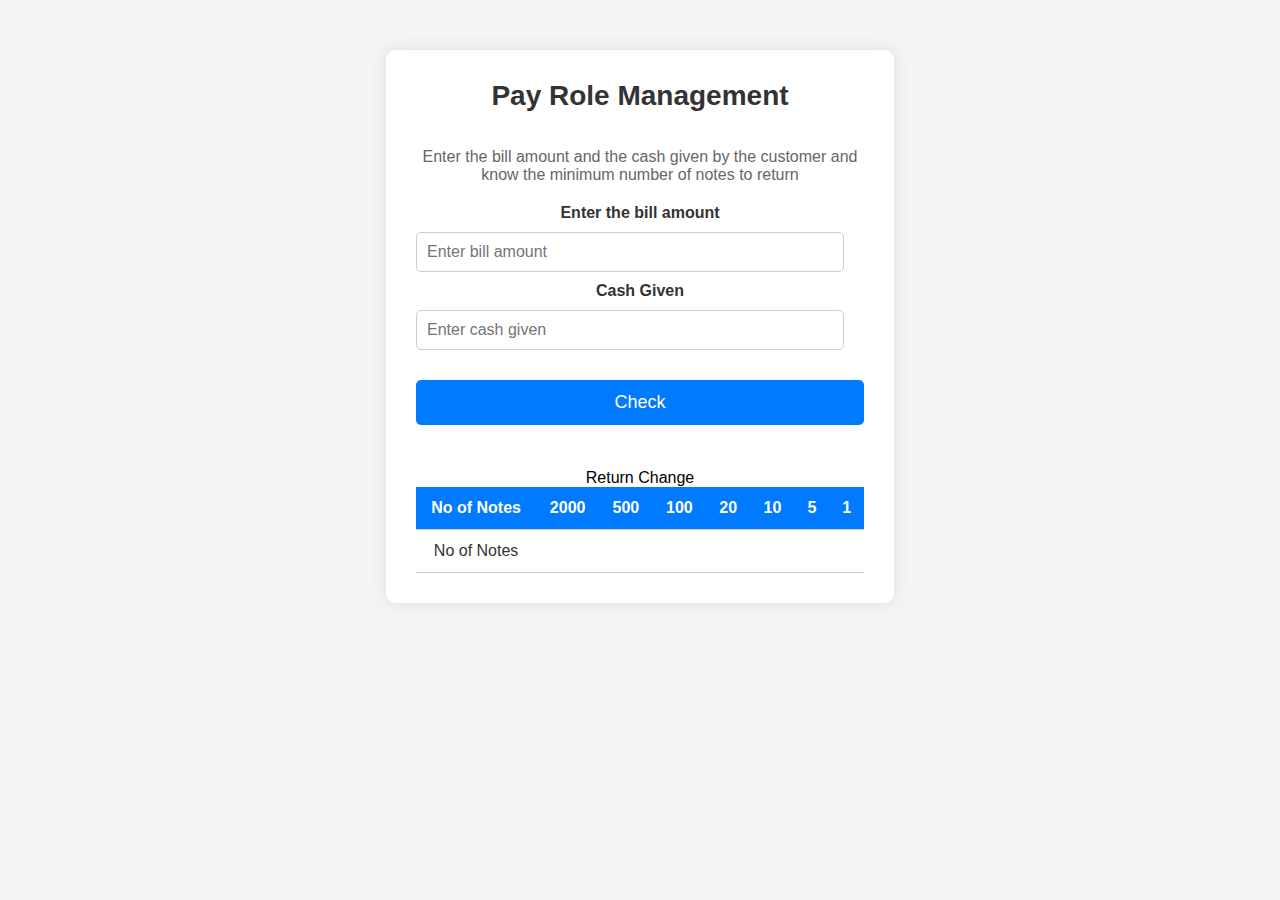
<file: projects/pay_role/index.html>
<!DOCTYPE html> 
<html lang="en"> 

<head> 
<meta charset="UTF-8"> 
<meta http-equiv="X-UA-Compatible" content="IE=edge"> 
<meta name="viewport" content= 
	"width=device-width, initial-scale=1.0"> 
<style> 
	body {
		font-family: Arial, sans-serif;
		background-color: #f5f5f5;
		margin: 0;
		padding: 0;
	}

	.container { 
		display: flex; 
		flex-direction: column; 
		width: 35vw; 
		margin: 50px auto; 
		padding: 30px; 
		background-color: #fff; 
		border-radius: 10px;
		box-shadow: 0 0 20px rgba(0, 0, 0, 0.1);
		text-align: center;
	} 

	.header { 
		font-size: 28px;
		color: #333;
		margin-bottom: 20px;
	} 

	.description { 
		color: #666;
		margin-bottom: 20px;
	} 

	.label { 
		font-weight: bold;
		color: #333;
	} 

	.input-field { 
		width: calc(100% - 20px); 
		padding: 10px; 
		margin: 10px 0; 
		border: 1px solid #ccc; 
		border-radius: 5px; 
		box-sizing: border-box; 
		font-size: 16px; 
		transition: border-color 0.3s;
	} 

	.input-field:focus {
		border-color: #007bff;
	}

	.check-btn { 
		margin-top: 20px; 
		padding: 12px 30px; 
		background-color: #007bff; 
		color: #fff; 
		border: none; 
		border-radius: 5px; 
		cursor: pointer; 
		transition: background-color 0.3s ease; 
		font-size: 18px;
	}

	.check-btn:hover { 
		background-color: #0056b3; 
	} 

	.error-message { 
		color: #ff0000;
		margin-top: 10px;
		font-size: 14px;
	} 

	.table { 
		width: 100%;
		border-collapse: collapse;
		margin-top: 20px;
	} 

	.row, .header-row { 
		border-bottom: 1px solid #ccc;
	} 

	.header-row th, .row td { 
		padding: 12px;
		text-align: center;
		font-size: 16px;
		color: #333;
	} 

	.header-row th { 
		background-color: #007bff;
		color: #fff;
		font-weight: bold;
	} 

	.row td { 
		font-size: 16px;
		color: #333;
	} 
</style> 
</head> 

<body> 
<div class="container"> 
	<header class="header"><strong> 
			Pay Role Management
	</strong></header> 
	<p class="description"> 
		Enter the bill amount and the cash given by the customer 
		and know the minimum number of notes to return 
	</p> 

	<label class="label" for="input-bill">Enter the bill amount</label> 
	<input class="input-field" id="bill" type="number" placeholder="Enter bill amount" /> 
	<label class="label" for="cash-given">Cash Given</label> 
	<input class="input-field" id="cash" type="number" placeholder="Enter cash given" /> 
	<button class="check-btn" id="btn">Check</button> 
	<p id="error" class="error-message"> 
	</p> 

	<table class="table"> 
		<caption> 
			Return Change</caption> 
		<tr class="header-row"> 
			<th>No of Notes</th> 
			<th>2000</th> 
			<th>500</th> 
			<th>100</th> 
			<th>20</th> 
			<th>10</th> 
			<th>5</th> 
			<th>1</th> 
		</tr> 
		<tr class="row"> 
			<td>No of Notes</td> 
			<td class="no-of-notes"></td> 
			<td class="no-of-notes"></td> 
			<td class="no-of-notes"></td> 
			<td class="no-of-notes"></td> 
			<td class="no-of-notes"></td> 
			<td class="no-of-notes"></td> 
			<td class="no-of-notes"></td> 
		</tr> 
	</table> 
</div> 
<script> 
	var inputBill = document.getElementById("bill"); 
	var cashGiven = document.getElementById("cash"); 
	var checkBtn = document.getElementById("btn"); 
	var errMsg = document.getElementById("error"); 
	var noOfNotes = document.querySelectorAll(".no-of-notes"); 
	var notes = [2000, 500, 100, 20, 10, 5, 1]; 

	function errorHandle(error) { 
		errMsg.style.display = "block"; 
		errMsg.innerText = error; 
	} 

	function hideMessage() { 
		errMsg.style.display = "none"; 
	} 

	function clickHandler() { 
		hideMessage(); 
		if (inputBill.value < 0) { 
			errorHandle("Please Enter a positive value"); 
		} else { 
			var remaining = cashGiven.value - inputBill.value; 
			if (remaining < 0) { 
			errorHandle("Give me more"); 
			} else { 
			for (var i = 0; i < notes.length; i++) { 
				const paisa = Math.trunc(remaining / notes[i]); 
				remaining %= notes[i]; 
				noOfNotes[i].innerText = paisa; 

			} 

			} 
		} 
	} 

	checkBtn.addEventListener("click", clickHandler); 
</script> 
</body> 

</html>
</file>
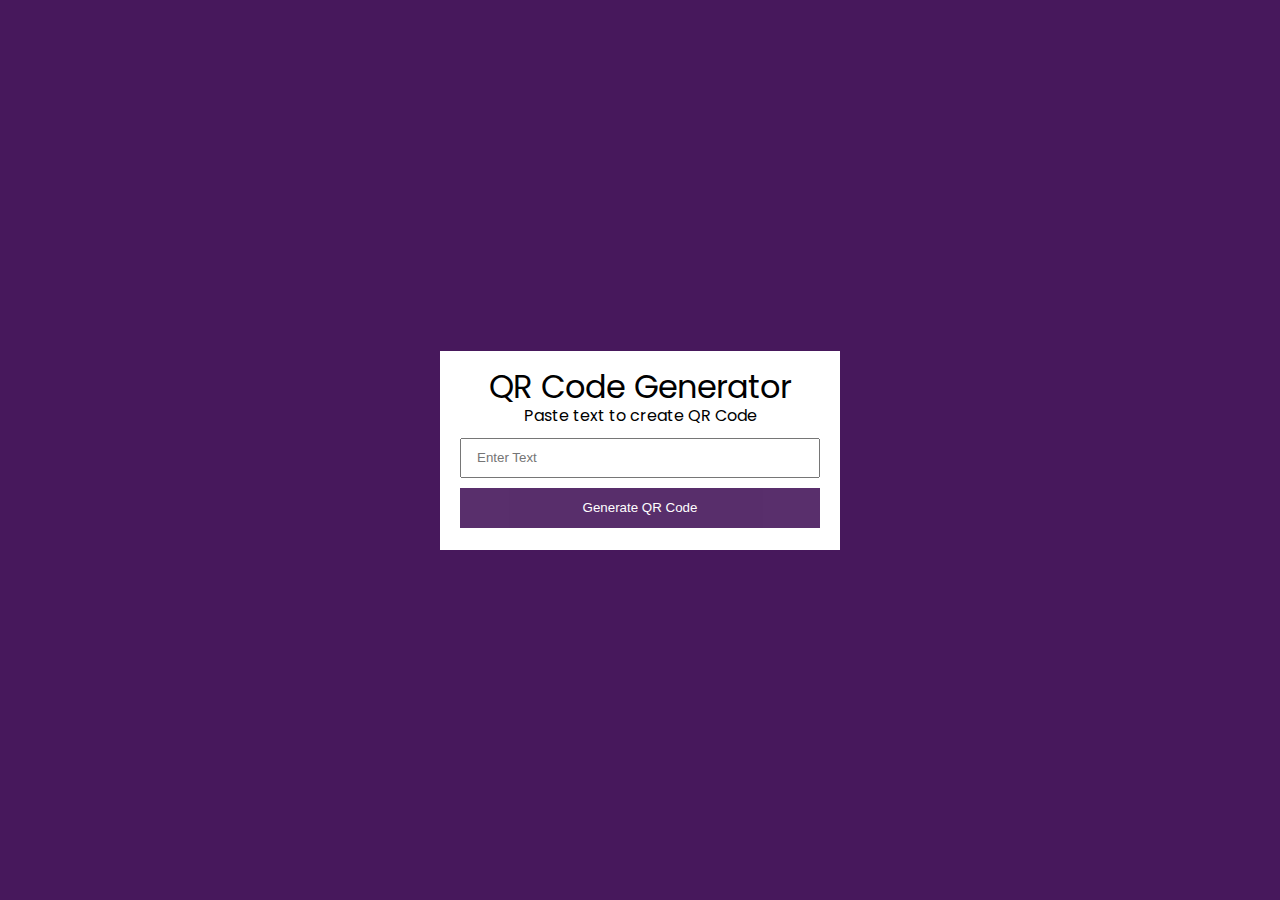
<file: projects/qrcode_gen/index.html>
<!DOCTYPE html>
<html lang="en">
  <head>
    <meta charset="UTF-8" />
    <meta http-equiv="X-UA-Compatible" content="IE=edge" />
    <meta name="viewport" content="width=device-width, initial-scale=1.0" />
    <title>QR Code Generator</title>
    <link rel="stylesheet" href="style.css" />
    <script src="./index.js" defer></script>
  </head>
  <body>
    <div class="container">
      <div class="box">
        <section class="upper">
          <h1>QR Code Generator</h1>
          <p>Paste text to create QR Code</p>
        </section>

        <form id="qrForm">
          <input
            id="qrInputText"
            type="text"
            name="qrText"
            placeholder="Enter Text"
          />
          <button id="generateBtn" type="submit">Generate QR Code</button>
        </form>
        <section id="qrContainer" class="qr_container">
          <img id="qrImage" src="./qr.webp" alt="QR Code" />
        </section>
      </div>
    </div>
  </body>
</html>
</file>
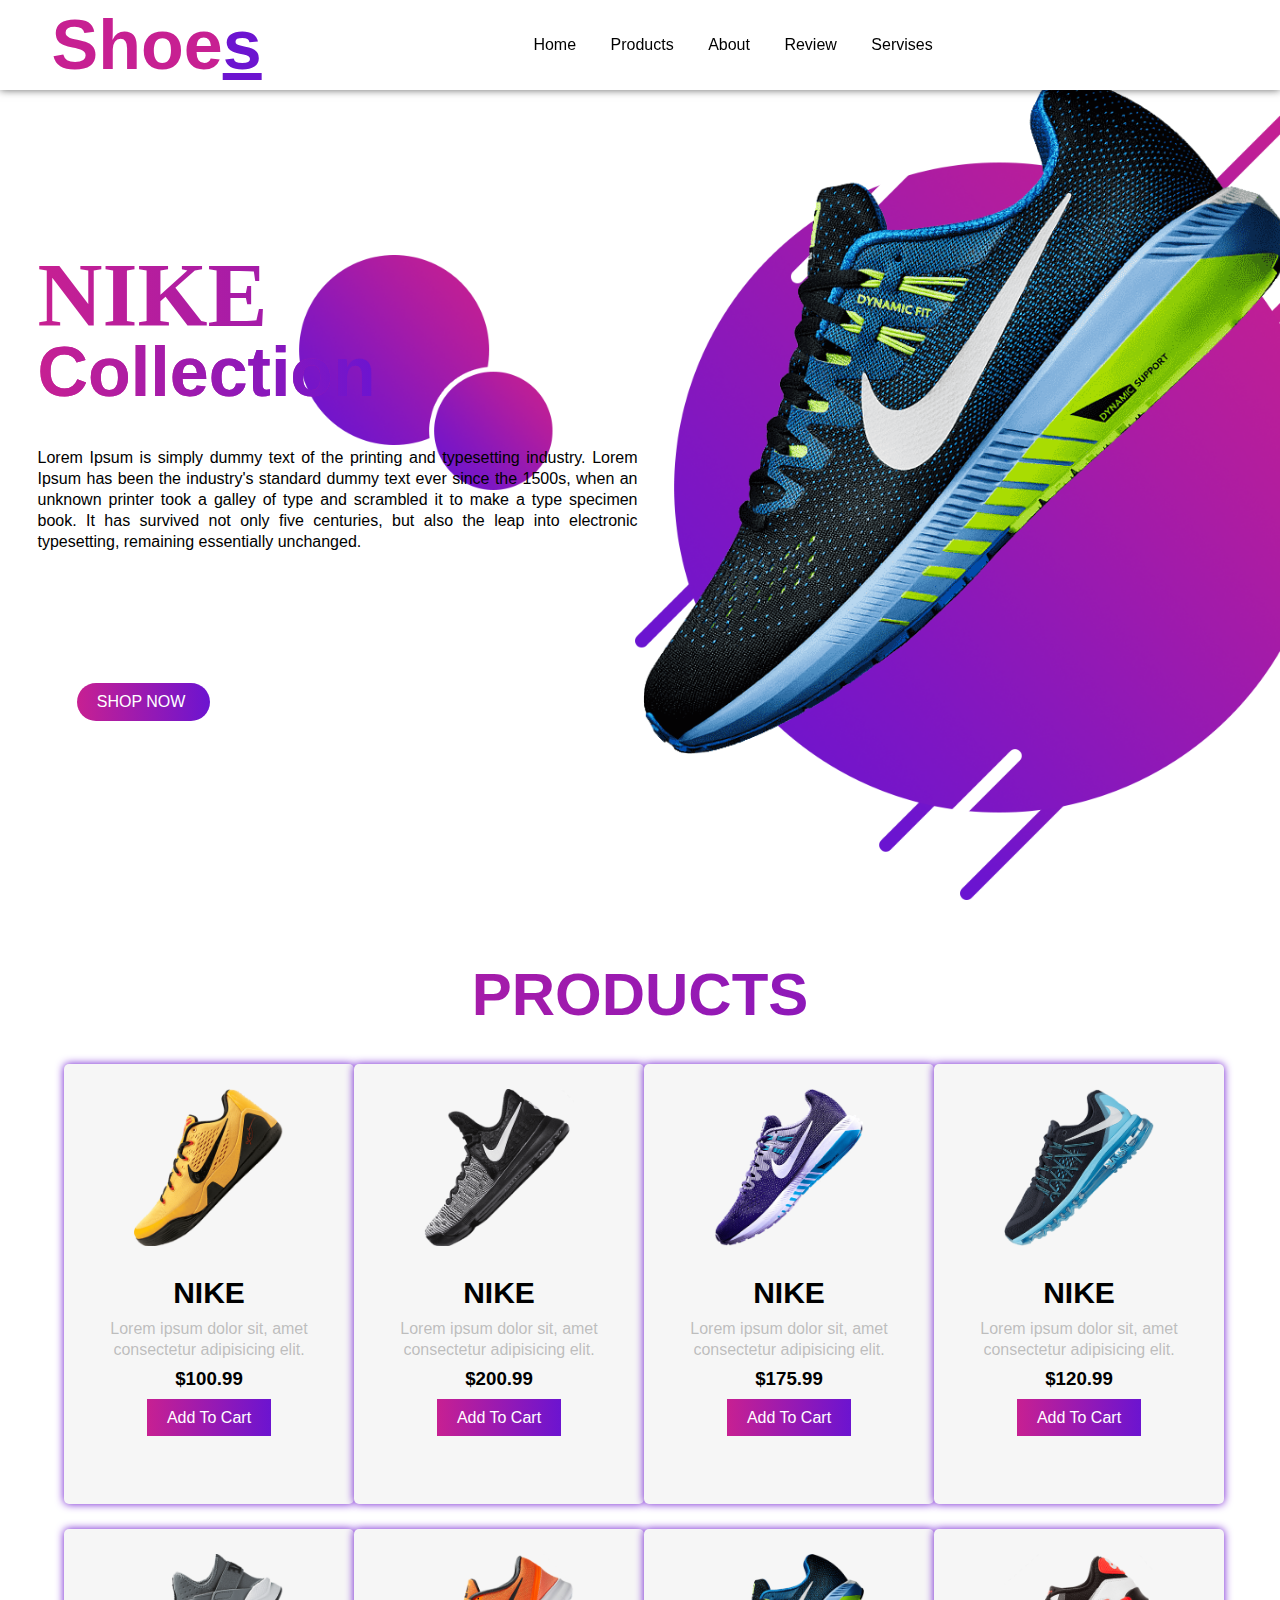
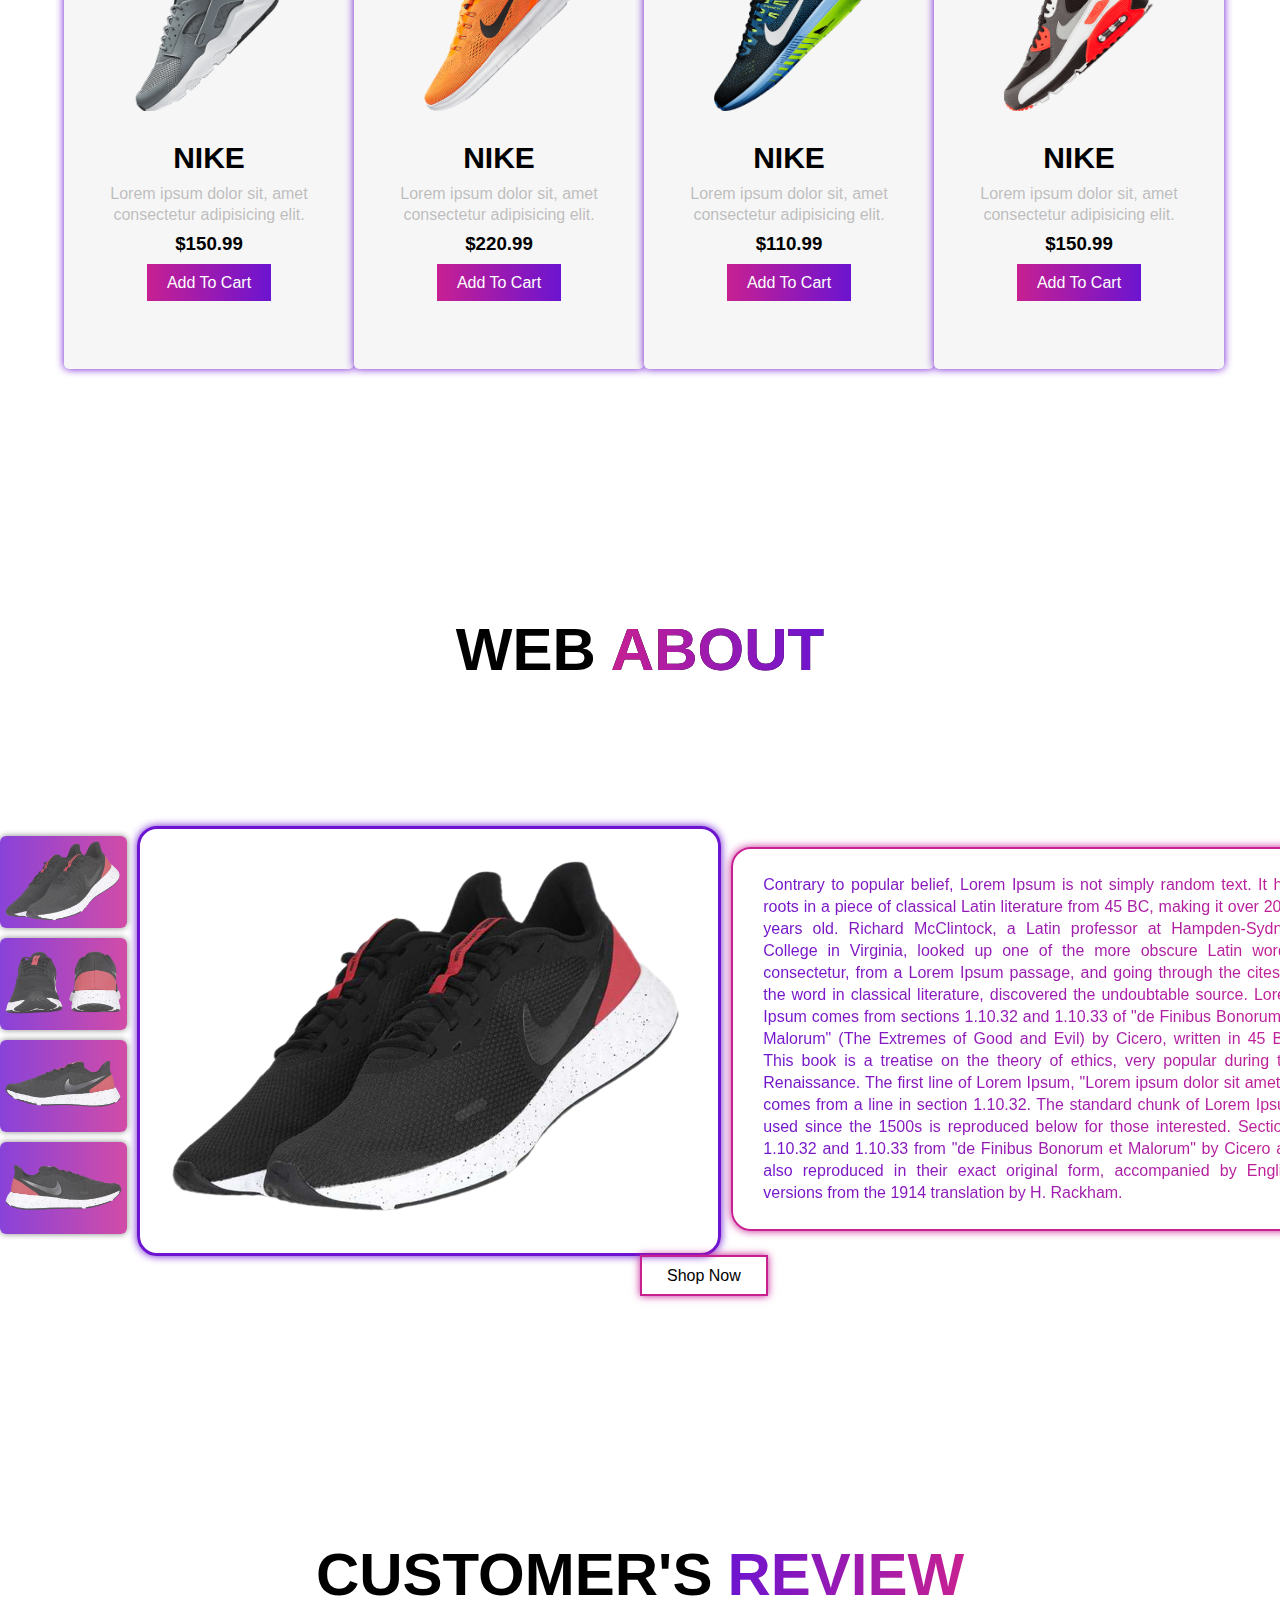
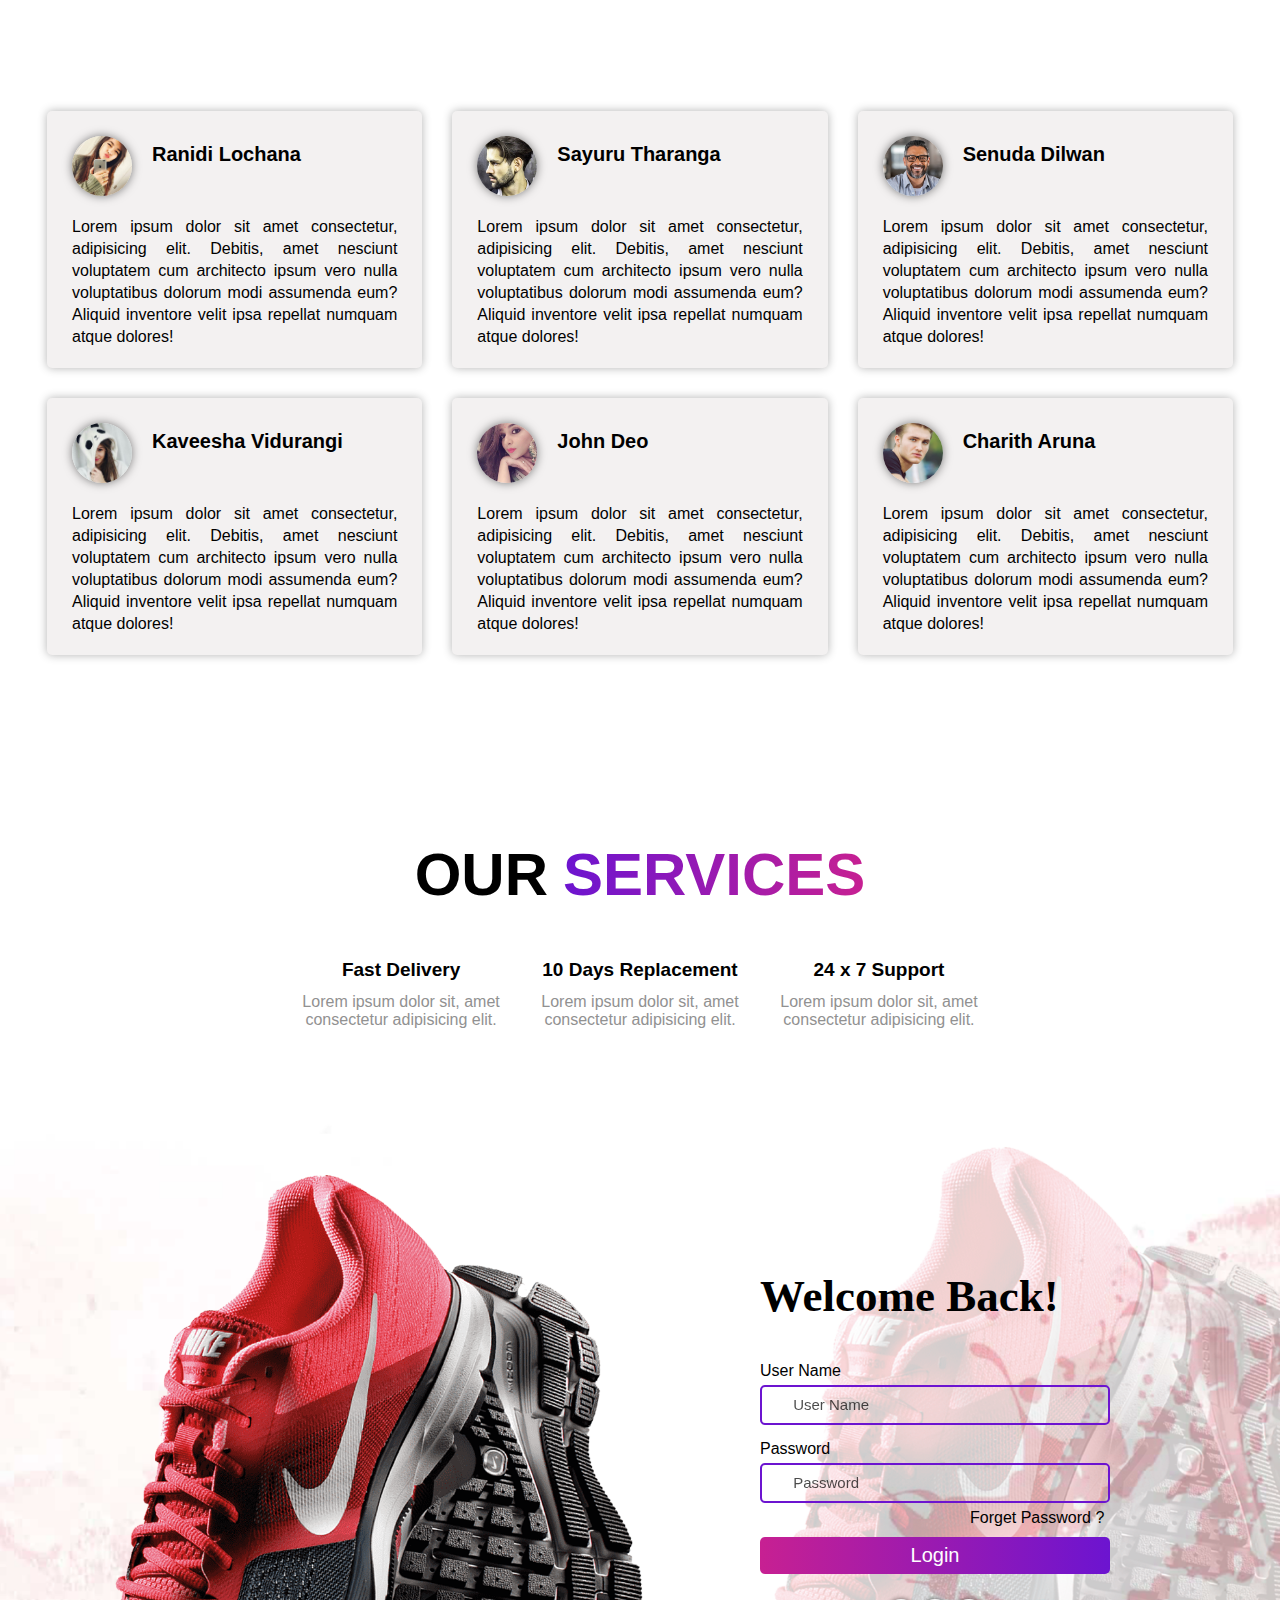
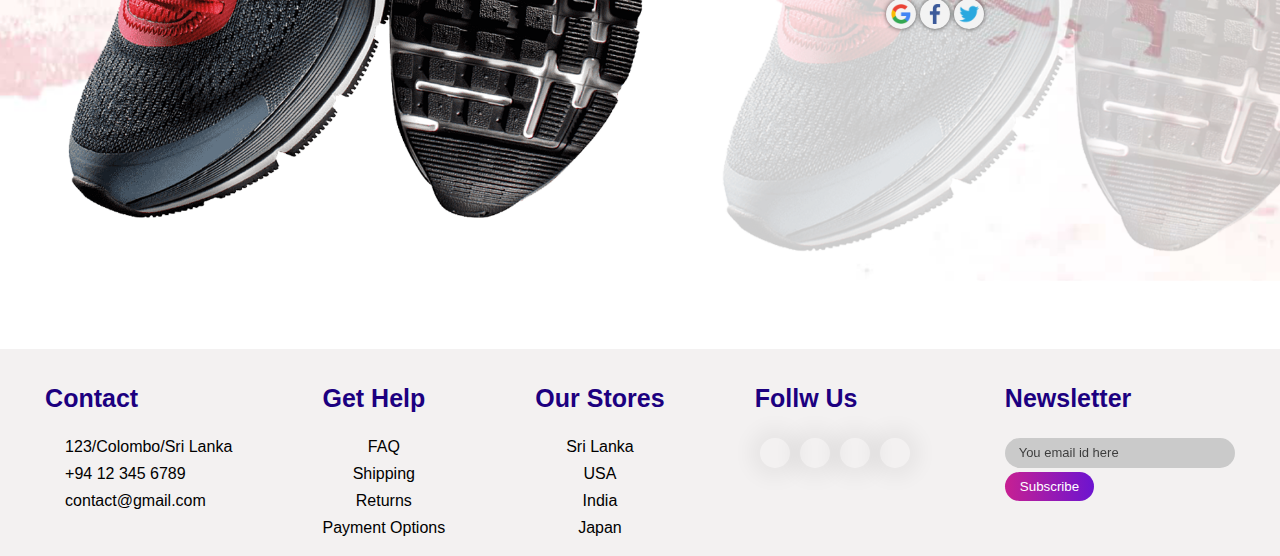
<file: projects/shoes_website/index.html>
<!DOCTYPE html>
<html lang="en">
<head>
    <meta charset="UTF-8">
    <meta http-equiv="X-UA-Compatible" content="IE=edge">
    <meta name="viewport" content="width=device-width, initial-scale=1.0">
    <title>Nike - Just Do It</title>
    <link rel="stylesheet" href="style.css">
    <link rel="shortcut icon" href="image/logo.png">
    <link rel="stylesheet" href="https://cdnjs.cloudflare.com/ajax/libs/font-awesome/6.1.1/css/all.min.css" integrity="sha512-KfkfwYDsLkIlwQp6LFnl8zNdLGxu9YAA1QvwINks4PhcElQSvqcyVLLD9aMhXd13uQjoXtEKNosOWaZqXgel0g==" crossorigin="anonymous" referrerpolicy="no-referrer" />
</head>
<body>

    <section>
        <nav>
            <div class="logo">
                <h1>Shoe<span>s</span></h1>
            </div>

            <ul>
                <li><a href="#Home">Home</a></li>
                <li><a href="#Products">Products</a></li>
                <li><a href="#About">About</a></li>
                <li><a href="#Review">Review</a></li>
                <li><a href="#Servises">Servises</a></li>
            </ul>

            <div class="icons">
                <i class="fa-solid fa-heart"></i>
                <i class="fa-solid fa-cart-shopping"></i>
                <i class="fa-solid fa-user"></i>
            </div>

        </nav>

        <div class="main" id="Home">
            <div class="main_content">
                <div class="main_text">
                    <h1>NIKE<br><span>Collection</span></h1>
                    <p>
                        Lorem Ipsum is simply dummy text of the printing and typesetting industry. Lorem Ipsum has 
                        been the industry's standard dummy text ever since the 1500s, when an unknown printer took 
                        a galley of type and scrambled it to make a type specimen book. It has survived not only 
                        five centuries, but also the leap into electronic typesetting, remaining essentially unchanged.
                    </p>
                </div>
                <div class="main_image">
                    <img src="image/shoes.png">
                </div>
            </div>
            <div class="social_icon">
                <i class="fa-brands fa-facebook-f"></i>
                <i class="fa-brands fa-twitter"></i>
                <i class="fa-brands fa-instagram"></i>
                <i class="fa-brands fa-linkedin-in"></i>
            </div>
            <div class="button">
                <a href="#">SHOP NOW</a>
                <i class="fa-solid fa-chevron-right"></i>
            </div>
        </div>

    </section>


    <!--Products-->

    <div class="products" id="Products">
        <h1>Products</h1>

        <div class="box">
            <div class="card">

                <div class="small_card">
                    <i class="fa-solid fa-heart"></i>
                    <i class="fa-solid fa-share"></i>
                </div>

                <div class="image">
                    <img src="image/shoes1.png">
                </div>

                <div class="products_text">
                    <h2>NIKE</h2>
                    <p>
                        Lorem ipsum dolor sit, amet consectetur adipisicing elit.
                    </p>
                    <h3>$100.99</h3>
                    <div class="products_star">
                        <i class="fa-solid fa-star"></i>
                        <i class="fa-solid fa-star"></i>
                        <i class="fa-solid fa-star"></i>
                        <i class="fa-solid fa-star"></i>
                        <i class="fa-solid fa-star"></i>
                    </div>
                    <a href="#" class="btn">Add To Cart</a>
                </div>

            </div>

            <div class="card">

                <div class="small_card">
                    <i class="fa-solid fa-heart"></i>
                    <i class="fa-solid fa-share"></i>
                </div>

                <div class="image">
                    <img src="image/shoes2.png">
                </div>

                <div class="products_text">
                    <h2>NIKE</h2>
                    <p>
                        Lorem ipsum dolor sit, amet consectetur adipisicing elit.
                    </p>
                    <h3>$200.99</h3>
                    <div class="products_star">
                        <i class="fa-solid fa-star"></i>
                        <i class="fa-solid fa-star"></i>
                        <i class="fa-solid fa-star"></i>
                        <i class="fa-solid fa-star"></i>
                        <i class="fa-solid fa-star-half-stroke"></i>
                    </div>
                    <a href="#" class="btn">Add To Cart</a>
                </div>

            </div>

            <div class="card">

                <div class="small_card">
                    <i class="fa-solid fa-heart"></i>
                    <i class="fa-solid fa-share"></i>
                </div>

                <div class="image">
                    <img src="image/shoes3.png">
                </div>

                <div class="products_text">
                    <h2>NIKE</h2>
                    <p>
                        Lorem ipsum dolor sit, amet consectetur adipisicing elit.
                    </p>
                    <h3>$175.99</h3>
                    <div class="products_star">
                        <i class="fa-solid fa-star"></i>
                        <i class="fa-solid fa-star"></i>
                        <i class="fa-solid fa-star"></i>
                        <i class="fa-solid fa-star-half-stroke"></i>
                        <i class="fa-regular fa-star"></i>
                    </div>
                    <a href="#" class="btn">Add To Cart</a>
                </div>

            </div>

            <div class="card">

                <div class="small_card">
                    <i class="fa-solid fa-heart"></i>
                    <i class="fa-solid fa-share"></i>
                </div>

                <div class="image">
                    <img src="image/shoes4.png">
                </div>

                <div class="products_text">
                    <h2>NIKE</h2>
                    <p>
                        Lorem ipsum dolor sit, amet consectetur adipisicing elit.
                    </p>
                    <h3>$120.99</h3>
                    <div class="products_star">
                        <i class="fa-solid fa-star"></i>
                        <i class="fa-solid fa-star"></i>
                        <i class="fa-solid fa-star"></i>
                        <i class="fa-solid fa-star"></i>
                        <i class="fa-regular fa-star"></i>
                    </div>
                    <a href="#" class="btn">Add To Cart</a>
                </div>

            </div>

            <div class="card">

                <div class="small_card">
                    <i class="fa-solid fa-heart"></i>
                    <i class="fa-solid fa-share"></i>
                </div>

                <div class="image">
                    <img src="image/shoes5.png">
                </div>

                <div class="products_text">
                    <h2>NIKE</h2>
                    <p>
                        Lorem ipsum dolor sit, amet consectetur adipisicing elit.
                    </p>
                    <h3>$150.99</h3>
                    <div class="products_star">
                        <i class="fa-solid fa-star"></i>
                        <i class="fa-solid fa-star"></i>
                        <i class="fa-solid fa-star"></i>
                        <i class="fa-solid fa-star"></i>
                        <i class="fa-solid fa-star"></i>
                    </div>
                    <a href="#" class="btn">Add To Cart</a>
                </div>

            </div>

            <div class="card">

                <div class="small_card">
                    <i class="fa-solid fa-heart"></i>
                    <i class="fa-solid fa-share"></i>
                </div>

                <div class="image">
                    <img src="image/shoes6.png">
                </div>

                <div class="products_text">
                    <h2>NIKE</h2>
                    <p>
                        Lorem ipsum dolor sit, amet consectetur adipisicing elit.
                    </p>
                    <h3>$220.99</h3>
                    <div class="products_star">
                        <i class="fa-solid fa-star"></i>
                        <i class="fa-solid fa-star"></i>
                        <i class="fa-solid fa-star"></i>
                        <i class="fa-solid fa-star"></i>
                        <i class="fa-regular fa-star-half-stroke"></i>
                    </div>
                    <a href="#" class="btn">Add To Cart</a>
                </div>

            </div>

            <div class="card">

                <div class="small_card">
                    <i class="fa-solid fa-heart"></i>
                    <i class="fa-solid fa-share"></i>
                </div>

                <div class="image">
                    <img src="image/shoes.png">
                </div>

                <div class="products_text">
                    <h2>NIKE</h2>
                    <p>
                        Lorem ipsum dolor sit, amet consectetur adipisicing elit.
                    </p>
                    <h3>$110.99</h3>
                    <div class="products_star">
                        <i class="fa-solid fa-star"></i>
                        <i class="fa-solid fa-star"></i>
                        <i class="fa-solid fa-star"></i>
                        <i class="fa-regular fa-star"></i>
                        <i class="fa-regular fa-star"></i>
                    </div>
                    <a href="#" class="btn">Add To Cart</a>
                </div>

            </div>

            <div class="card">

                <div class="small_card">
                    <i class="fa-solid fa-heart"></i>
                    <i class="fa-solid fa-share"></i>
                </div>

                <div class="image">
                    <img src="image/shoes7.png">
                </div>

                <div class="products_text">
                    <h2>NIKE</h2>
                    <p>
                        Lorem ipsum dolor sit, amet consectetur adipisicing elit.
                    </p>
                    <h3>$150.99</h3>
                    <div class="products_star">
                        <i class="fa-solid fa-star"></i>
                        <i class="fa-solid fa-star"></i>
                        <i class="fa-solid fa-star"></i>
                        <i class="fa-solid fa-star"></i>
                        <i class="fa-regular fa-star-half-stroke"></i>
                    </div>
                    <a href="#" class="btn">Add To Cart</a>
                </div>

            </div>

        </div>
    </div>



    <!--About-->

    <div class="about" id="About">
        
        <h1>Web<span>About</span></h1>

        <div class="about_main">
            <div class="about_image">
                <div class="about_small_image">
                    <img src="image/red_shoes1.png" onclick="functio(this)">
                    <img src="image/red_shoes2.png" onclick="functio(this)">
                    <img src="image/red_shoes3.png" onclick="functio(this)">
                    <img src="image/red_shoes4.png" onclick="functio(this)">
                </div>

                <div class="image_contaner">
                    <img src="image/red_shoes1.png" id="imagebox">
                </div>

            </div>

            <div class="about_text">
                <p>
                    Contrary to popular belief, Lorem Ipsum is not simply random text. It has roots in a piece of classical 
                    Latin literature from 45 BC, making it over 2000 years old. Richard McClintock, a Latin professor at 
                    Hampden-Sydney College in Virginia, looked up one of the more obscure Latin words, consectetur, from a 
                    Lorem Ipsum passage, and going through the cites of the word in classical literature, discovered the 
                    undoubtable source. Lorem Ipsum comes from sections 1.10.32 and 1.10.33 of "de Finibus Bonorum et Malorum" 
                    (The Extremes of Good and Evil) by Cicero, written in 45 BC. This book is a treatise on the theory of ethics, 
                    very popular during the Renaissance. The first line of Lorem Ipsum, "Lorem ipsum dolor sit amet..", comes 
                    from a line in section 1.10.32. The standard chunk of Lorem Ipsum used since the 1500s is reproduced below 
                    for those interested. Sections 1.10.32 and 1.10.33 from "de Finibus Bonorum et Malorum" by Cicero are also 
                    reproduced in their exact original form, accompanied by English versions from the 1914 translation by H. Rackham.
                </p>
            </div>

        </div>

        <a href="#" class="about_btn">Shop Now</a>

        <script>
            function functio(small){
                var full = document.getElementById("imagebox")
                full.src = small.src
            }
        </script>
        
    </div>



    <!--Review-->

    <div class="review" id="Review">
        <h1>Customer's<span>review</span></h1>
        
        <div class="review_box">
            <div class="review_card">
                <div class="card_top">
                    <div class="profile">

                        <div class="profile_image">
                            <img src="image/girl_dp1.jpg">
                        </div>

                        <div class="name">
                            <strong>Ranidi Lochana</strong>

                            <div class="like">
                                <i class="fa-solid fa-star"></i>
                                <i class="fa-solid fa-star"></i>
                                <i class="fa-solid fa-star"></i>
                                <i class="fa-solid fa-star"></i>
                                <i class="fa-solid fa-star-half-stroke"></i>
                            </div>
                        </div>

                    </div>
                </div>
                <div class="comment">
                    <p>
                        Lorem ipsum dolor sit amet consectetur, adipisicing elit. Debitis, amet nesciunt voluptatem cum 
                        architecto ipsum vero nulla voluptatibus dolorum modi assumenda eum? Aliquid inventore velit ipsa 
                        repellat numquam atque dolores!
                    </p>
                </div>
            </div>   

            <div class="review_card">
                <div class="card_top">
                    <div class="profile">

                        <div class="profile_image">
                            <img src="image/man_dp1.jpg">
                        </div>

                        <div class="name">
                            <strong>Sayuru Tharanga</strong>

                            <div class="like">
                                <i class="fa-solid fa-star"></i>
                                <i class="fa-solid fa-star"></i>
                                <i class="fa-solid fa-star"></i>
                                <i class="fa-solid fa-star-half-stroke"></i>
                                <i class="fa-regular fa-star"></i>
                            </div>
                        </div>

                    </div>
                </div>
                <div class="comment">
                    <p>
                        Lorem ipsum dolor sit amet consectetur, adipisicing elit. Debitis, amet nesciunt voluptatem cum 
                        architecto ipsum vero nulla voluptatibus dolorum modi assumenda eum? Aliquid inventore velit ipsa 
                        repellat numquam atque dolores!
                    </p>
                </div>
            </div>   

            <div class="review_card">
                <div class="card_top">
                    <div class="profile">

                        <div class="profile_image">
                            <img src="image/man_dp2.jpg">
                        </div>

                        <div class="name">
                            <strong>Senuda Dilwan</strong>

                            <div class="like">
                                <i class="fa-solid fa-star"></i>
                                <i class="fa-solid fa-star"></i>
                                <i class="fa-solid fa-star-half-stroke"></i>
                                <i class="fa-regular fa-star"></i>
                                <i class="fa-regular fa-star"></i>
                            </div>
                        </div>

                    </div>
                </div>
                <div class="comment">
                    <p>
                        Lorem ipsum dolor sit amet consectetur, adipisicing elit. Debitis, amet nesciunt voluptatem cum 
                        architecto ipsum vero nulla voluptatibus dolorum modi assumenda eum? Aliquid inventore velit ipsa 
                        repellat numquam atque dolores!
                    </p>
                </div>
            </div>   

        </div>

        <div class="review_box">
            <div class="review_card">
                <div class="card_top">
                    <div class="profile">

                        <div class="profile_image">
                            <img src="image/gir_dp3.jpg">
                        </div>

                        <div class="name">
                            <strong>Kaveesha Vidurangi</strong>

                            <div class="like">
                                <i class="fa-solid fa-star"></i>
                                <i class="fa-solid fa-star"></i>
                                <i class="fa-solid fa-star"></i>
                                <i class="fa-solid fa-star-half-stroke"></i>
                                <i class="fa-regular fa-star"></i>
                            </div>
                        </div>

                    </div>
                </div>
                <div class="comment">
                    <p>
                        Lorem ipsum dolor sit amet consectetur, adipisicing elit. Debitis, amet nesciunt voluptatem cum 
                        architecto ipsum vero nulla voluptatibus dolorum modi assumenda eum? Aliquid inventore velit ipsa 
                        repellat numquam atque dolores!
                    </p>
                </div>
            </div>   

            <div class="review_card">
                <div class="card_top">
                    <div class="profile">

                        <div class="profile_image">
                            <img src="image/gir_dp2.jpg">
                        </div>

                        <div class="name">
                            <strong>John Deo</strong>

                            <div class="like">
                                <i class="fa-solid fa-star"></i>
                                <i class="fa-solid fa-star"></i>
                                <i class="fa-solid fa-star"></i>
                                <i class="fa-solid fa-star"></i>
                                <i class="fa-solid fa-star-half-stroke"></i>
                            </div>
                        </div>

                    </div>
                </div>
                <div class="comment">
                    <p>
                        Lorem ipsum dolor sit amet consectetur, adipisicing elit. Debitis, amet nesciunt voluptatem cum 
                        architecto ipsum vero nulla voluptatibus dolorum modi assumenda eum? Aliquid inventore velit ipsa 
                        repellat numquam atque dolores!
                    </p>
                </div>
            </div>   

            <div class="review_card">
                <div class="card_top">
                    <div class="profile">

                        <div class="profile_image">
                            <img src="image/man_dp3.jpg">
                        </div>

                        <div class="name">
                            <strong>Charith Aruna</strong>

                            <div class="like">
                                <i class="fa-solid fa-star"></i>
                                <i class="fa-solid fa-star"></i>
                                <i class="fa-solid fa-star"></i>
                                <i class="fa-solid fa-star"></i>
                                <i class="fa-solid fa-star-half-stroke"></i>
                            </div>
                        </div>

                    </div>
                </div>
                <div class="comment">
                    <p>
                        Lorem ipsum dolor sit amet consectetur, adipisicing elit. Debitis, amet nesciunt voluptatem cum 
                        architecto ipsum vero nulla voluptatibus dolorum modi assumenda eum? Aliquid inventore velit ipsa 
                        repellat numquam atque dolores!
                    </p>
                </div>
            </div>   

        </div>

    </div>


    <!--Services-->

    <div class="services" id="Servises">
        <h1>our<span>services</span></h1>

        <div class="services_cards">
            <div class="services_box">
                <i class="fa-solid fa-truck-fast"></i>
                <h3>Fast Delivery</h3>
                <p>
                    Lorem ipsum dolor sit, amet consectetur adipisicing elit.
                </p>
            </div>

            <div class="services_box">
                <i class="fa-solid fa-rotate-left"></i>
                <h3>10 Days Replacement</h3>
                <p>
                    Lorem ipsum dolor sit, amet consectetur adipisicing elit.
                </p>
            </div>

            <div class="services_box">
                <i class="fa-solid fa-headset"></i>
                <h3>24 x 7 Support</h3>
                <p>
                    Lorem ipsum dolor sit, amet consectetur adipisicing elit.
                </p>
            </div>
        </div>

    </div>



    <!--Login Form-->
    
    <div class="login_form">
        <div class="left">
            <img src="image/logshoes.png">
        </div>

        <div class="right">
            <h1>Welcome Back!</h1>

            <form action="#" method="post">
                <p>User Name</p>
                <div class="user">
                    <i class="fa-solid fa-user"></i>
                    <input type="text" name="user" placeholder="User Name" class="username">
                </div>

                <p class="passworg_tag">Password</p>
                <div class="password">
                    <i class="fa-solid fa-lock"></i>
                    <input type="text" name="password" placeholder="Password">
                </div>

                <p class="forget">Forget Password ?</p>

                <button type="submit">Login</button>
                <div class="loging_icon">
                    <a href="#"><img src="image/google.png"></a>
                    <a href="#"><img src="image/facebook.png"></a>
                    <a href="#"><img src="image/twitter.png"></a>
                </div>

            </form>

        </div>

    </div>



    <!--Footer-->

    <footer>
        <div class="footer_main">
            <div class="tag">
                <h1>Contact</h1>
                <a href="#"><i class="fa-solid fa-house"></i>123/Colombo/Sri Lanka</a>
                <a href="#"><i class="fa-solid fa-phone"></i>+94 12 345 6789</a>
                <a href="#"><i class="fa-solid fa-envelope"></i>contact@gmail.com</a>
            </div>

            <div class="tag">
                <h1>Get Help</h1>
                <a href="#" class="center">FAQ</a>
                <a href="#" class="center">Shipping</a>
                <a href="#" class="center">Returns</a>
                <a href="#" class="center">Payment Options</a>
            </div>

            <div class="tag">
                <h1>Our Stores</h1>
                <a href="#" class="center">Sri Lanka</a>
                <a href="#" class="center">USA</a>
                <a href="#" class="center">India</a>
                <a href="#" class="center">Japan</a>
            </div>

            <div class="tag">
                <h1>Follw Us</h1>
                <div class="social_link">
                    <a href="#"><i class="fa-brands fa-facebook-f"></i></a>
                    <a href="#"><i class="fa-brands fa-twitter"></i></a>
                    <a href="#"><i class="fa-brands fa-instagram"></i></a>
                    <a href="#"><i class="fa-brands fa-linkedin-in"></i></a>                    
                </div>
            </div>

            <div class="tag">
                <h1>Newsletter</h1>
                <div class="search_bar">
                    <input type="text" placeholder="You email id here">
                    <button type="submit">Subscribe</button>
                </div>
            </div>

        </div>
    </footer>

    
</body>
</html>
</file>
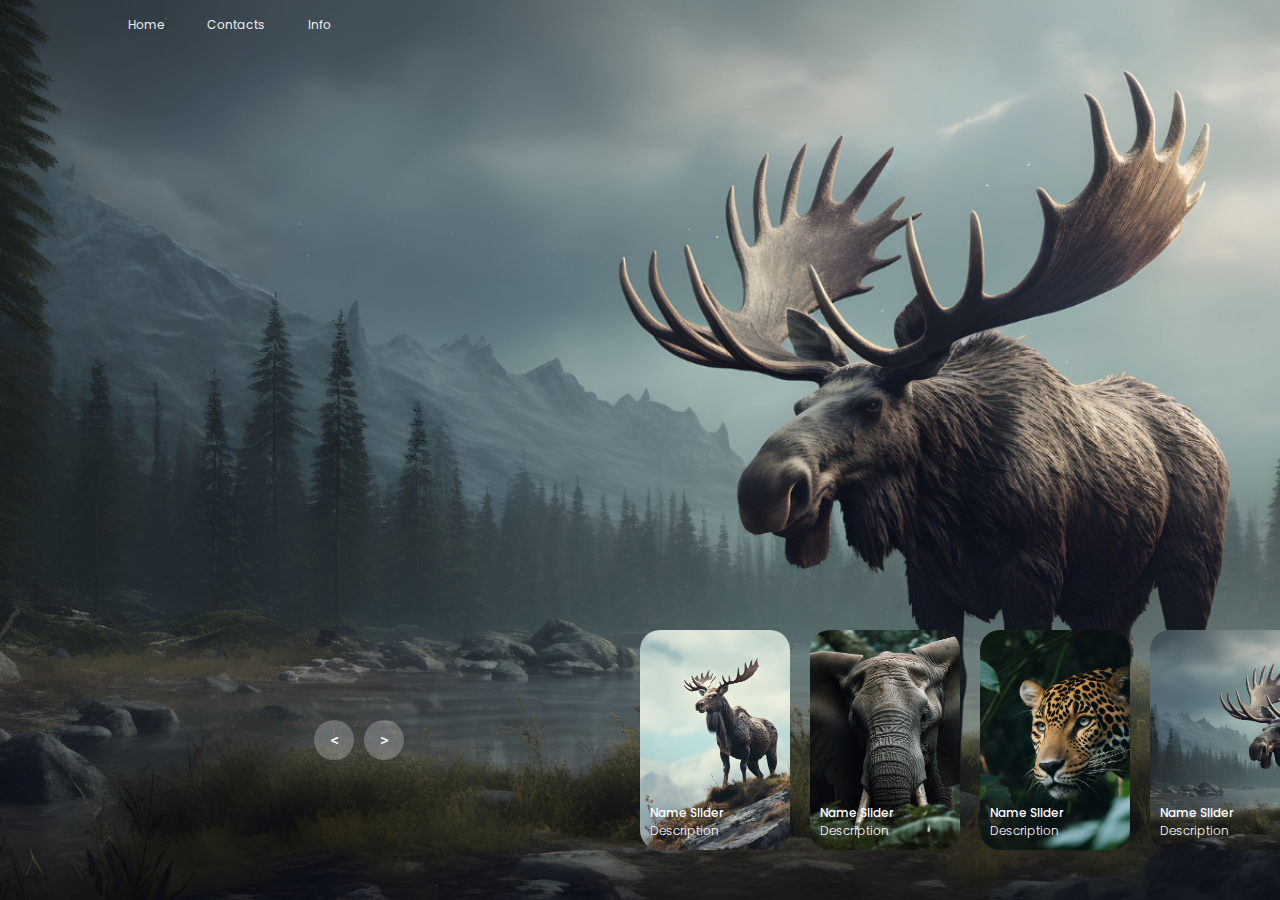
<file: projects/slider_website/index.html>
<!DOCTYPE html>
<html lang="en">
<head>
    <meta charset="UTF-8">
    <meta name="viewport" content="width=device-width, initial-scale=1.0">
    <title>Document</title>
    <link rel="stylesheet" href="style.css">
</head>
<body>
    <header>
        <nav>
            <a href="">Home</a>
            <a href="">Contacts</a>
            <a href="">Info</a>
        </nav>
    </header>

    <!-- carousel -->
    <div class="carousel">
        <!-- list item -->
        <div class="list">
            <div class="item">
                <img src="image/img1.jpg">
                <div class="content">
                    <div class="author">LUNDEV</div>
                    <div class="title">DESIGN SLIDER</div>
                    <div class="topic">ANIMAL</div>
                    <div class="des">
                        <!-- lorem 50 -->
                        Lorem ipsum dolor, sit amet consectetur adipisicing elit. Ut sequi, rem magnam nesciunt minima placeat, itaque eum neque officiis unde, eaque optio ratione aliquid assumenda facere ab et quasi ducimus aut doloribus non numquam. Explicabo, laboriosam nisi reprehenderit tempora at laborum natus unde. Ut, exercitationem eum aperiam illo illum laudantium?
                    </div>
                    <div class="buttons">
                        <button>SEE MORE</button>
                        <button>SUBSCRIBE</button>
                    </div>
                </div>
            </div>
            <div class="item">
                <img src="image/img2.jpg">
                <div class="content">
                    <div class="author">LUNDEV</div>
                    <div class="title">DESIGN SLIDER</div>
                    <div class="topic">ANIMAL</div>
                    <div class="des">
                        Lorem ipsum dolor, sit amet consectetur adipisicing elit. Ut sequi, rem magnam nesciunt minima placeat, itaque eum neque officiis unde, eaque optio ratione aliquid assumenda facere ab et quasi ducimus aut doloribus non numquam. Explicabo, laboriosam nisi reprehenderit tempora at laborum natus unde. Ut, exercitationem eum aperiam illo illum laudantium?
                    </div>
                    <div class="buttons">
                        <button>SEE MORE</button>
                        <button>SUBSCRIBE</button>
                    </div>
                </div>
            </div>
            <div class="item">
                <img src="image/img3.jpg">
                <div class="content">
                    <div class="author">LUNDEV</div>
                    <div class="title">DESIGN SLIDER</div>
                    <div class="topic">ANIMAL</div>
                    <div class="des">
                        Lorem ipsum dolor, sit amet consectetur adipisicing elit. Ut sequi, rem magnam nesciunt minima placeat, itaque eum neque officiis unde, eaque optio ratione aliquid assumenda facere ab et quasi ducimus aut doloribus non numquam. Explicabo, laboriosam nisi reprehenderit tempora at laborum natus unde. Ut, exercitationem eum aperiam illo illum laudantium?
                    </div>
                    <div class="buttons">
                        <button>SEE MORE</button>
                        <button>SUBSCRIBE</button>
                    </div>
                </div>
            </div>
            <div class="item">
                <img src="image/img4.jpg">
                <div class="content">
                    <div class="author">LUNDEV</div>
                    <div class="title">DESIGN SLIDER</div>
                    <div class="topic">ANIMAL</div>
                    <div class="des">
                        Lorem ipsum dolor, sit amet consectetur adipisicing elit. Ut sequi, rem magnam nesciunt minima placeat, itaque eum neque officiis unde, eaque optio ratione aliquid assumenda facere ab et quasi ducimus aut doloribus non numquam. Explicabo, laboriosam nisi reprehenderit tempora at laborum natus unde. Ut, exercitationem eum aperiam illo illum laudantium?
                    </div>
                    <div class="buttons">
                        <button>SEE MORE</button>
                        <button>SUBSCRIBE</button>
                    </div>
                </div>
            </div>
        </div>
        <!-- list thumnail -->
        <div class="thumbnail">
            <div class="item">
                <img src="image/img1.jpg">
                <div class="content">
                    <div class="title">
                        Name Slider
                    </div>
                    <div class="description">
                        Description
                    </div>
                </div>
            </div>
            <div class="item">
                <img src="image/img2.jpg">
                <div class="content">
                    <div class="title">
                        Name Slider
                    </div>
                    <div class="description">
                        Description
                    </div>
                </div>
            </div>
            <div class="item">
                <img src="image/img3.jpg">
                <div class="content">
                    <div class="title">
                        Name Slider
                    </div>
                    <div class="description">
                        Description
                    </div>
                </div>
            </div>
            <div class="item">
                <img src="image/img4.jpg">
                <div class="content">
                    <div class="title">
                        Name Slider
                    </div>
                    <div class="description">
                        Description
                    </div>
                </div>
            </div>
        </div>
        <!-- next prev -->

        <div class="arrows">
            <button id="prev"><</button>
            <button id="next">></button>
        </div>
        <!-- time running -->
        <div class="time"></div>
    </div>

    <script src="app.js"></script>
</body>
</html>
</file>
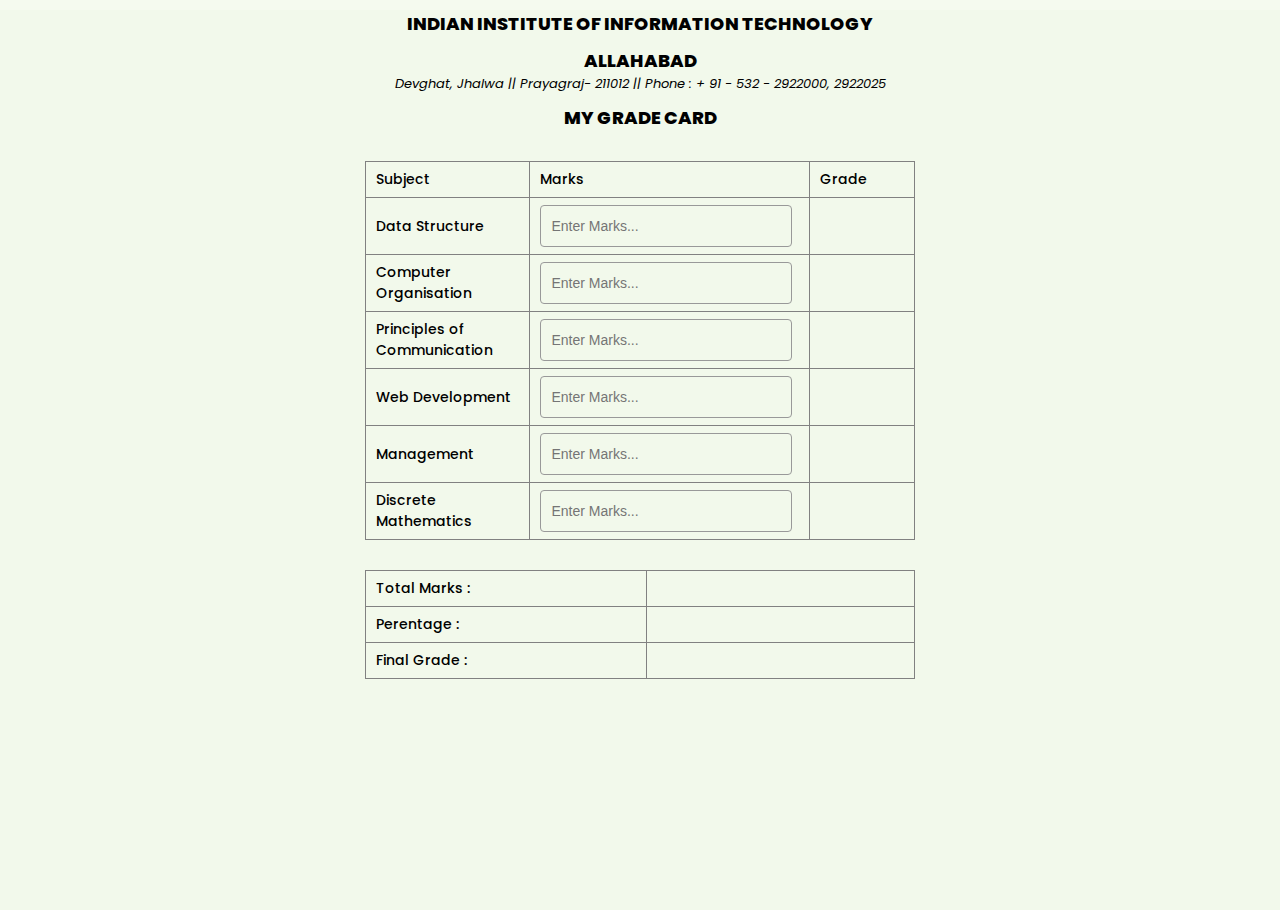
<file: projects/student_grade_calculator/index.html>
<!DOCTYPE html>
<html>
<head>
<title>Mark Sheet</title>
<meta name="viewport" content="width=device-width, initial-scale=1.0">

<style>
@import url('https://fonts.googleapis.com/css2?family=PT+Serif+Caption&family=Poppins:wght@100;200;300;400;500;600;700;800;900&display=swap');
body, html {
	height:100%;
	font-family: 'Poppins', sans-serif;
	background:#f1f8e9b8;
	font-size:15px;
	margin:0px auto;
}
table {
	width:100%;
	border-collapse: collapse;
	max-width:600px;
	margin-bottom:30px!important;
	margin-top:30px!important;
	margin:0px auto;
}
table tr th {
	font-weight:600;
}
table tr td, table tr th {
	padding:7px 10px;
	border: 1px solid #818181;
	text-align:left;
	width:300px;
	font-size:14px;
	font-weight:500;
}
input {
	padding: 10px;
	background:transparent;
	height:20px;
	width: 230px;
	border: 1px solid #999999;
	border-radius: 4px;
	font-size:14px;
	-outline:none;
}
mark {
	font-size:26px;
	font-weight:bold;
	color:#FF5722;
}
p{
	font-size:14px;
}
h2, h2, p {
	padding:0px;
	margin:0px;
	text-align:center;
}
address {
	font-size:13px;
	text-align:center;
}
h2 {
	margin-top:20px;
	font-size:35px;
	font-weight:800;
}
h2 {
	margin-top:10px;
	font-size:18px;
}
.fname {
	font-family :'PT Serif Caption', serif;
	    border-bottom: 2px dotted black;
	margin-bottom:10px;
}
.fname b{
    border-bottom: 3px solid #f2f8eb;
    padding-right:5px;
}
.student tr {
    border: none;
    padding: 5px 0px;
    display: flex;
}
.student th, .student td{
	border:none;
}
.student th{
	width:80px;
	padding-bottom: 0px;
}
.student td{
	border-bottom: 2px dotted black;
    padding:0px;
}
.student td span{
    position: relative;
    top: 6px;
}
.col-blue{font-size:16px;color:#2196F3;}
.col-green{font-size:16px;color:green;}
.col-red{ font-size:16px;color:red; }
</style>
</head>
<body>
<div style="max-width:550px;margin:0px auto;">
  <h2>INDIAN INSTITUTE OF INFORMATION TECHNOLOGY </h2>
  <h2>ALLAHABAD</h2>
  
  <address>
	Devghat, Jhalwa || Prayagraj- 211012  ||  Phone : + 91 - 532 - 2922000, 2922025
  </address>
  <h2>MY GRADE CARD</h2><!--<h2>My Mark Sheet</h2>-->
  <!--<table class="student">
   <tr><th>Name : </th><td colspan="3"><span>Shail Dezven</span></td></tr>
   <tr><th>Class : </th><td><span>Semester Vii</span></td><th>Section : </th><td><span>A</span></td></tr>
   <tr><th>Roll No. : </th><td colspan="3"><span>100008000</span></td></tr>
  </table>-->

<table class="table">
  <tr>
    <th>Subject</th>
    <th>Marks</th>
    <th>Grade</th>
  </tr>
  <tr>
    <td>Data Structure</td>
    <td><input type="number" placeholder="Enter Marks..." class="marks"/></td>
    <td class="grade"></td>
  </tr>
  <tr>
    <td>Computer Organisation</td>
    <td><input type="number" placeholder="Enter Marks..." class="marks"/></td>
    <td class="grade"></td>
  </tr>
  <tr>
    <td>Principles of Communication</td>
    <td><input type="number" placeholder="Enter Marks..." class="marks"/></td>
    <td class="grade"></td>
  </tr>
  <tr>
    <td>Web Development</td>
    <td><input type="number" placeholder="Enter Marks..." class="marks"/></td>
    <td class="grade"></td>
  </tr>
  <tr>
    <td>Management</td>
    <td><input type="number" placeholder="Enter Marks..." class="marks"/></td>
    <td class="grade"></td>
  </tr>
  <tr>
    <td>Discrete Mathematics</td>
    <td><input type="number" placeholder="Enter Marks..." class="marks"/></td>
    <td class="grade"></td>
  </tr>
  
</table>
<table>
  <tr>
    <td>Total Marks :</td>
    <td id="totalmarks"></td>
  </tr>
  <tr>
    <td>Perentage :</td>
    <td id="percentage"></td>
  </tr>
  <tr>
    <td>Final Grade :</td>
    <td id="finalgrade"></td>
  </tr>
</table>
</div>

<script>
document.addEventListener('keyup', function (event) {
									 
var totalmarks = 0;
var x = document.getElementsByClassName("marks");
for(var i = 0; i<x.length; i++){

if(x[i].value!='')	{

if(parseFloat(x[i].value)>90)
{
 document.getElementsByClassName("grade")[i].innerHTML='<mark class="col-green">Grade A</mark>';
}
else if(parseFloat(x[i].value)>80)
{
 document.getElementsByClassName("grade")[i].innerHTML='<mark class="col-blue">Grade B</mark>';
}
else if(parseFloat(x[i].value)>70)
{
 document.getElementsByClassName("grade")[i].innerHTML='<mark class="col-blue">Grade C</mark>';
}
else if(parseFloat(x[i].value)>60)
{
 document.getElementsByClassName("grade")[i].innerHTML='<mark class="col-blue">Grade D</mark>';
}
else if(parseFloat(x[i].value)>50)
{
 document.getElementsByClassName("grade")[i].innerHTML='<mark class="col-blue">Grade E</mark>';
}
else if(parseFloat(x[i].value)>40)
{
 document.getElementsByClassName("grade")[i].innerHTML='<mark class="col-blue">Grade F</mark>';
}		
else 
{
 document.getElementsByClassName("grade")[i].innerHTML='<mark class="col-red">Fail</mark>';
}
 totalmarks += parseFloat(x[i].value);
}
}

document.getElementById('totalmarks').innerHTML='<mark>'+totalmarks +' / 600</mark>';

var percentage = parseFloat(totalmarks)/6;

document.getElementById('percentage').innerHTML='<mark>'+percentage +' %</mark>';

if(parseFloat(percentage)>90)
{
 document.getElementById("finalgrade").innerHTML='<mark class="col-green">Grade A</mark>';
}
else if(parseFloat(percentage)>80)
{
 document.getElementById("finalgrade").innerHTML='<mark class="col-blue">Grade B</mark>';
}
else if(parseFloat(percentage)>70)
{
 document.getElementById("finalgrade").innerHTML='<mark class="col-blue">Grade C</mark>';
}
else if(parseFloat(percentage)>60)
{
 document.getElementById("finalgrade").innerHTML='<mark class="col-blue">Grade D</mark>';
}
else if(parseFloat(percentage)>50)
{
 document.getElementById("finalgrade").innerHTML='<mark class="col-blue">Grade E</mark>';
}
else if(parseFloat(percentage)>40)
{
 document.getElementById("finalgrade").innerHTML='<mark class="col-blue">Grade F</mark>';
}		
else 
{
 document.getElementById("finalgrade").innerHTML='<mark class="col-red">Fail</mark>';
}
});
</script>
</body>
</html>
</file>
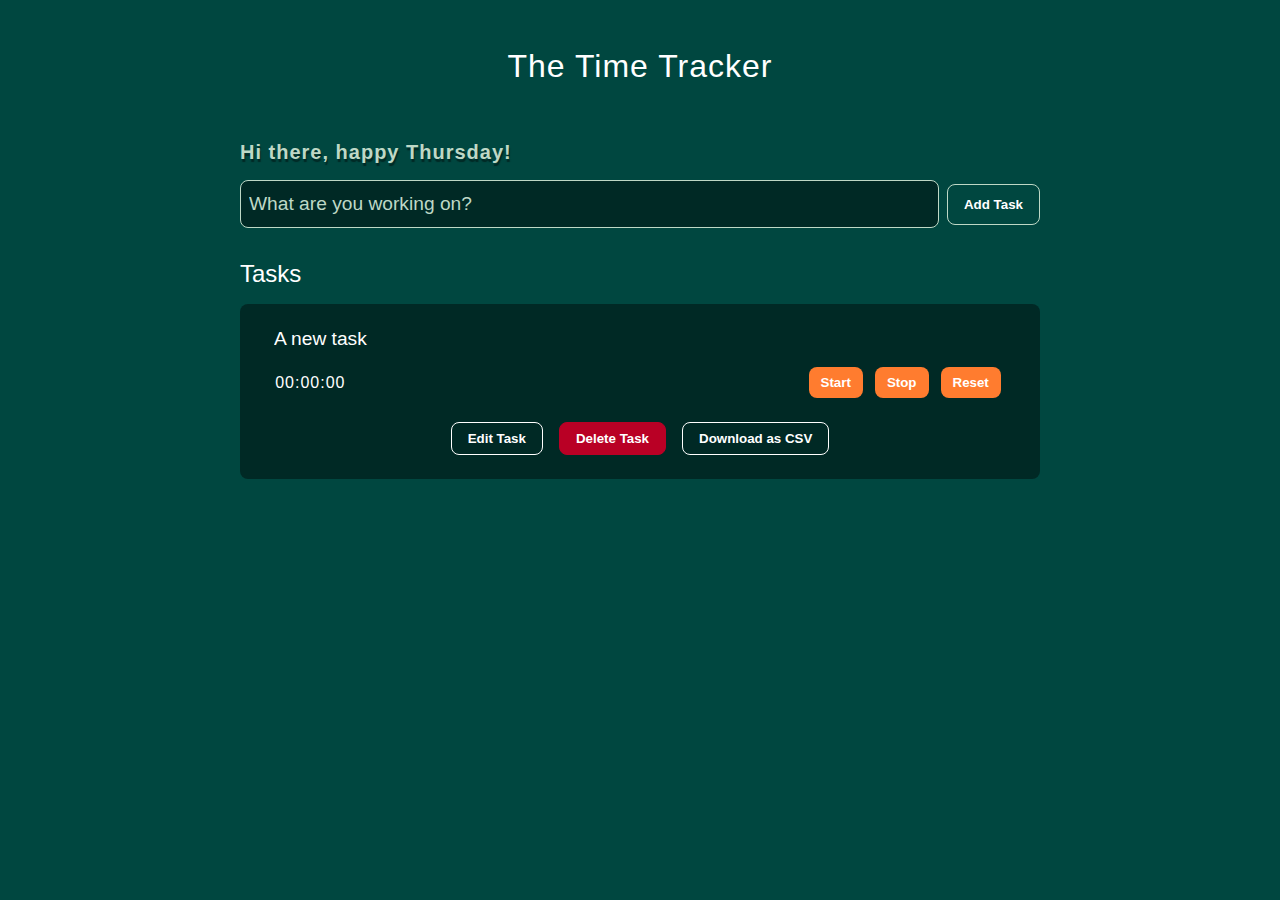
<file: projects/task_tracker/index.html>
<!DOCTYPE html>
<html lang="en">

<head>
    <title>The Time Tracker</title>
    <meta charset="UTF-8">
    <meta http-equiv="X-UA-Compatible" content="IE=edge">
    <meta name="viewport" content="width=device-width, initial-scale=1.0">
    <link rel="stylesheet" href="style.css">
    <link rel="canonical" href="https://mind-boggling.com">
    <meta property="og:site_name" content="Mind-Boggling Timesheet Time Tracker">
    <meta property="og:type" content="website">
    <meta property="og:title" content="Mind-Boggling Time Tracker.">
    <meta property="og:description"
        content="A quick, easy, no sign-ups needed timesheet time tracking app designed for freelancers - plan and track projects and tasks in real-time.">
    <meta property="og:url" content="https://mind-boggling.com/time-tracker/home.html">
    <script type="text/javascript">
        (function (c, l, a, r, i, t, y) {
            c[a] = c[a] || function () { (c[a].q = c[a].q || []).push(arguments) };
            t = l.createElement(r); t.async = 1; t.src = "https://www.clarity.ms/tag/" + i;
            y = l.getElementsByTagName(r)[0]; y.parentNode.insertBefore(t, y);
        })(window, document, "clarity", "script", "dfwal0f3zl");
    </script>
</head>

<body>
    <header>
        <h1>The Time Tracker</h1>
       <!-- <a class="nav-start" href="/index.html">/ © A Mind-Boggling Project /</a>-->
    </header>
    <h2 id="switch"></h2>
    <form id="task-form">
        <input type="text" name="task-input" id="task-input" placeholder="What are you working on?" />
        <input type="submit" id="task-submit" value="Add Task" />
    </form>
    <main>
        <section class="task-list">
            <h2>Tasks</h2>
            <div id="tasks">
                
                        <div class="task">
                            <div class="content">
                                <input type="text" class="text" value="A new task" readonly />
                            </div>
                            <div class="counter">
                                <div class="time">
                                    00:00:00
                                </div>
                                <div class="controls">
                                    <button class="start">Start</button>
                                    <button class="stop">Stop</button>
                                    <button class="reset">Reset</button>
                                </div>
                            </div>
                            <div class="actions">
                                <button class="edit">Edit Task</button>
                                <button class="delete">Delete Task</button>
                                <button class="download">Download as CSV</button>
                            </div>
                        </div>
                    
            </div>
        </section>
    </main>

    <script src="script.js"></script>
</body>

</html>
</file>
<file: styles.css>
@import url('https://fonts.googleapis.com/css2?family=Poppins:wght@100;200;300;400;500;600;700;800;900&display=swap');

* {
    padding: 0;
    margin: 0;
    box-sizing: border-box;
    list-style: none;
    scroll-behavior: smooth;
    text-decoration: none;
}

:root {
    --text-color: #f5f5f5;
    --hover-color: #12f7ff;
    --bg-color: #250821;
    --seacon-bg-color: #292e33;
    --big-font: 2.5rem;
    --normal-font: 2rem;
    --neon-box-shadow: 0 0 .5rem #12f7ff;
    --h2-font: 3rem;
    --font-neon-text-shadow: 0 0 10px rgba(18, 247, 255, 0.3),
        0 0 20px rgba(18, 247, 255, 0.3),
        0 0 30px rgba(18, 247, 255, 0.3),
        0 0 40px rgba(18, 247, 255, 0.3),
        0 0 70px rgba(18, 247, 255, 0.3),
        0 0 80px rgba(18, 247, 255, 0.3),
        0 0 100px rgba(18, 247, 255, 0.3),
        0 0 150px rgba(18, 247, 255, 0.3);

}

::-webkit-scrollbar{
    height: 0;
    width: .5rem;
}

::-webkit-scrollbar-track{
    background: var(--seacon-bg-color);
}

::-webkit-scrollbar-thumb{
    background: var(--hover-color);
    border-radius: 5rem;
    
}

body {
    font-family: "Poppins", sans-serif;
    background-color: var(--bg-color);
    color: var(--text-color);
}

header {
    position: fixed;
    top:0;
    left: 0;
    z-index: 1000;
    border-bottom: 1px solid transparent;
    display: flex;
    align-items: center;
    justify-content: space-between;
    width: 100%;
    padding: 20px 10%;
}

header.sticky{
    background: var(--bg-color);
    border-bottom: 1px solid var(--seacon-bg-color);
    padding: 12px 10%;
}

.logo {
    font-size: 26px;
    font-weight: 700;
    letter-spacing: 1px;
}

span {
    color: var(--hover-color);
}

.navlist {

    display: flex;

}

.navlist a {
    color: var(--text-color);
    font-weight: 500;
    padding: 10px 20px;
}

.navlist a:hover {
    color: var(--text-color);
    text-shadow: 0 0 10px rgba(18, 247, 255, 0.6),
        0 0 20px rgba(18, 247, 255, 0.6),
        0 0 30px rgba(18, 247, 255, 0.6),
        0 0 40px rgba(18, 247, 255, 0.3),
        0 0 70px rgba(18, 247, 255, 0.6),
        0 0 80px rgba(18, 247, 255, 0.6),
        0 0 100px rgba(18, 247, 255, 0.6),
        0 0 150px rgba(18, 247, 255, 0.6);
}

.navlist a.active{
    color: var(--hover-color);

}
#menu-icon {
    font-size: 1.8rem;
    z-index: 10001;
    cursor: pointer;
    margin-left: 25px;
    background: var(--hover-color);
    border-radius: 3px;
    color: var(--seacon-bg-color);
    display: none;
}

section {
    padding: 100px 10%;
}

.home {
    min-height: 100vh;
    height: 100%;
    width: 100%;
    display: grid;
    grid-template-columns: repeat(2, 1fr);
    align-items: center;
    grid-gap: 4em;
}

.home-content {
    max-width: 600px;
}

.home-content h1 {
    font-size: var(--big-font);
    font-weight: 700;
}

.change-text {
    font-size: 1.5rem;
    font-weight: 600;

}

.change-text h3 {
    display: inline-flex;
    margin: 0;
    vertical-align: top;
}

.change-text h3 .word {
    position: absolute;
    display: flex;
    opacity: 0;
}

.change-text h3 .word .letter {
    transform-origin: center center 25px;
}

.change-text h3 .word .letter.out {
    transform: rotateX(90deg);
    transition: 0.32s cubic-bezier(0.6, 0, 0.7, 0.2);
}

.change-text h3 .word .letter.in {
    transition: 0.38s ease;
}

.change-text h3 .word .letter.behind {
    transform: rotateX(-90deg);
}

.home-content {
    color: #bdbdbd;
    line-height: 1.6;
}

.info-box {
    display: inline-flex;
    justify-content: space-between;
    align-items: center;
    width: 300px;
    margin: 1rem 0 2rem;
}

.info-box h5 {
    font-weight: 600;
    color: var(--text-color);
    font-size: 1rem;
}

.info-box span {
    font-size: .9rem;
    color: #bdbdbd;

}

.btn-box {
    display: flex;
    justify-content: space-around;
    width: 320px;
    height: 45px;

}

.btn-box .btn {
    display: inline-flex;
    justify-content: center;
    align-items: center;
    width: 146px;
    height: 100%;
    background: var(--hover-color);
    color: var(--bg-color);
    font-size: 1rem;
    letter-spacing: 1px;
    font-weight: 600;
    transition: .6s;
    box-shadow: var(--neon-box-shadow);
    border-radius: 5px;
    position: relative;
    overflow: hidden;
    z-index: 1;
    border: 2px solid var(--hover-color);
}

.btn:hover {
    color: var(--hover-color);
}

.btn::before {
    content: "";
    position: absolute;
    top: 0;
    left: 0;
    background: var(--bg-color);
    width: 0;
    height: 100%;
    z-index: -1;
    transition: .4s;
}

.btn:hover::before {
    width: 100%;
}

.btn:nth-child(2) {
    background: var(--bg-color);
    color: var(--hover-color);
}

.btn:nth-child(2):hover {
    color: var(--bg-color);
}

.btn:nth-child(2)::before {
    background: var(--hover-color);
}

.social-icons {
    margin-top: 8rem;
    display: flex;
    justify-content: space-between;
    width: 220px;
    height: 40px;


}

.social-icons a {
    display: inline-flex;
    width: 50px;
    height: 100%;
    justify-content: center;
    align-items: center;
    background: var(--bg-color);
    color: var(--hover-color);
    border: 2px solid var(--hover-color);
    transition: .6s;
    box-shadow: 0 0 0.3rem #12f7ff;
    border-radius: 5px;
    position: relative;
    z-index: 1;
    overflow: hidden;
}

.social-icons a i {
    font-size: 1.5rem;
}

.social-icons a:hover {
    color: var(--bg-color);
}

.social-icons a::before {
    content: "";
    position: absolute;
    left: 0;
    top: 0;
    width: 100%;
    height: 100%;
    background: var(--hover-color);
    transition: .6s;
    z-index: -1;
}

.social-icons a:hover::before {
    width: 100%;
}

/*#element {
    padding:2px;
    color:rgb(230, 5, 5);
}

#line{
    border:0;
    height:1.2px;
    background: #525fa7;
    margin:40px 80px;
}*/

.home-image {
    position: relative;
}

.img-box {
    text-align: center;
}

.img-box img {
    width: 100%;
    max-width: 350px;
    height: auto;
}

/* About section ------------------------------------------------------------ */

.about{
    display: flex;
    justify-content: center;
    align-items: center;
    grid-gap: 2em;
    background: var(--seacon-bg-color);
}

.about .img-about{
    text-align: center;
    position: relative;

}

.about .img-about img{
    max-width: 400px;
    height: auto;

}

.about-content span{
    color: #fdfdfd;
    font-size: .8rem;
    font-weight: 200;
    letter-spacing: 2px;
    text-transform: uppercase;
    
}
.about-content h2{
    color: var(--hover-color);
    font-weight: 700;
    font-size: var(--normal-font);


}

.about-content h3{
    font-weight: 600;
    font-size: 1.5rem;
    margin-bottom: .2rem;
}
.about-content p{
    color: #fdfdfd;
    font-weight: 300;
    margin-bottom:1.5rem ;

}
.info-about1,
.info-about2,
.info-about3{
    background: var(--bg-color);
    font-size: .5rem;
    position: absolute;
    padding: 10px;
    width: 90px;
    height: 90px;
    border-radius: 69% 31% 66% 34% / 21% 30% 70% 79%;
    display: block;
    box-shadow: var(--neon-box-shadow);
    border: 1px solid var(--hover-color);
    outline: 2px solid var(--bg-color);
    z-index: 100;
    animation: morph 6s linear infinite;

}

.info-about1{
    left: 10%;
    top: 34%;
}
.info-about2{
    left: 66%;
    top: 15%;
}

.info-about3{
    left: 61%;
    top: 70%;
}
.img-about span{
    color: var(--hover-color);
    font-size: 1rem;
    font-weight: 600;

}

/*------------Education section-----------------------------------------------------*/


  
  
  /* TIMELINE
  –––––––––––––––––––––––––––––––––––––––––––––––––– */
  
  .timeline ul {
   
    padding: 50px 0;
  }
  
  .timeline ul li {
    list-style-type: none;
    position: relative;
    width: 6px;
    margin: 0 auto;
    padding-top: 50px;
    background: #fff;
  }
  
  .timeline ul li::after {
    content: "";
    position: absolute;
    left: 50%;
    bottom: 0;
    transform: translateX(-50%);
    width: 30px;
    height: 30px;
    border-radius: 50%;
    background: inherit;
    z-index: 1;
  }
  
  .timeline ul li div {
    position: relative;
    bottom: 0;
    width: 400px;
    padding: 15px;
    background: var(--bg-color);
  }
  
  .timeline ul li div::before {
    content: "";
    position: absolute;
    bottom: 7px;
    width: 0;
    height: 0;
    border-style: solid;
  }
  
  .timeline ul li:nth-child(odd) div {
    left: 45px;
  }
  
  .timeline ul li:nth-child(odd) div::before {
    left: -15px;
    border-width: 8px 16px 8px 0;
    border-color: transparent var(--hover-color) transparent transparent;
  }
  
  .timeline ul li:nth-child(even) div {
    left: -439px;
  }
  
  .timeline ul li:nth-child(even) div::before {
    right: -15px;
    border-width: 8px 0 8px 16px;
    border-color: transparent transparent transparent var(--hover-color);
  }
  
  time {
    display: block;
    font-size: 1.2rem;
    font-weight: bold;
    margin-bottom: 8px;
  }
  
  
  /* EFFECTS
  –––––––––––––––––––––––––––––––––––––––––––––––––– */
  
  .timeline ul li::after {
    transition: 0.5s ease-in-out;
  }
  
  .timeline ul li.in-view::after {
    background: var(--hover-color);
    border: var(--neon-box-shadow);
  }
  
  .timeline ul li div {
    visibility: hidden;
    opacity: 0;
    transition: all 0.5s ease-in-out;
  }
  
  .timeline ul li:nth-child(odd) div {
    transform: translate3d(200px, 0, 0);
  }
  
  .timeline ul li:nth-child(even) div {
    transform: translate3d(-200px, 0, 0);
  }
  
  .timeline ul li.in-view div {
    transform: none;
    visibility: visible;
    opacity: 1;
  }
  
  
  /* GENERAL MEDIA QUERIES
  –––––––––––––––––––––––––––––––––––––––––––––––––– */
  
  @media screen and (max-width: 900px) {
    .timeline ul li div {
      width: 250px;
    }
    .timeline ul li:nth-child(even) div {
      left: -289px;
      /*250+45-6*/
    }
  }
  
  @media screen and (max-width: 600px) {
    .timeline ul li {
      margin-left: 20px;
    }
    .timeline ul li div {
      width: calc(100vw - 91px);
    }
    .timeline ul li:nth-child(even) div {
      left: 45px;
    }
    .timeline ul li:nth-child(even) div::before {
      left: -15px;
      border-width: 8px 16px 8px 0;
      border-color: transparent var(--hover-color) transparent transparent;
    }
  }
  
  
  /* EXTRA/CLIP PATH STYLES
  –––––––––––––––––––––––––––––––––––––––––––––––––– */
  .timeline-clippy ul li::after {
    width: 40px;
    height: 40px;
    border-radius: 0;
  }
  
  .timeline-rhombus ul li::after {
    clip-path: polygon(50% 0%, 100% 50%, 50% 100%, 0% 50%);
  }
  
  .timeline-rhombus ul li div::before {
    bottom: 12px;
  }
  
  .timeline-star ul li::after {
    clip-path: polygon(
      50% 0%,
      61% 35%,
      98% 35%,
      68% 57%,
      79% 91%,
      50% 70%,
      21% 91%,
      32% 57%,
      2% 35%,
      39% 35%
    );
  }
  
  .timeline-heptagon ul li::after {
    clip-path: polygon(
      50% 0%,
      90% 20%,
      100% 60%,
      75% 100%,
      25% 100%,
      0% 60%,
      10% 20%
    );
  }
  
  .timeline-infinite ul li::after {
    animation: scaleAnimation 2s infinite;
  }
  
  @keyframes scaleAnimation {
    0% {
      transform: translateX(-50%) scale(1);
    }
    50% {
      transform: translateX(-50%) scale(1.25);
    }
    100% {
      transform: translateX(-50%) scale(1);
    }
  }
  
  
 
/*------------skills section-----------------------------------------------------*/

.skills {
    background: var(--seacon-bg-color);
}
.main-text span{
    color: #fdfdfd;
    font-size: .8rem;
    font-weight: 200;
    letter-spacing: 2px;
    text-transform: uppercase;
    text-align: center;
    position: relative;
    
}
.main-text h2{
    color: var(--hover-color);
    font-weight: 700;
    font-size: var(--normal-font);
    text-align: justify;

}
.skill-main {
    width: 100%;
    display: grid;
    grid-template-columns: repeat(2, 1fr);
    grid-row-gap: 30px;
    grid-column-gap: 50px;
}

.skill-bar {
    margin-bottom: 2.3rem;

}

.skill-main h3 {
    margin-bottom: 2rem;
    font-size: var(--normal-font);
    text-align: center;
}

.skill-left .skill-bar .info {
    display: flex;
    justify-content: space-between;
    align-items: center;
    padding: 0 10px;
}

.skill-left .skill-bar .bar {
    width: 100%;
    height: 10px;
    background-color: var(--bg-color);
    border-radius: 25px;
    margin-top: 10px;
    position: relative;
}

.skill-bar .bar span{
    width: 50%;
    height: 100%;
    position: absolute;
    left: 0;
    background: var(--hover-color);
    border-radius: 25px;
    box-shadow: var(--neon-box-shadow);
}

/*--------------Technical skills changes -------*/
.skill-bar .bar .html {
    width: 87%;
    animation: html 2s;
}

.skill-bar .bar .css {
    width: 55%;
    animation: css 3s;
}

.skill-bar .bar .figma {
    width: 45%;
    animation: figma 4s;
}

.skill-bar .bar .javascript {
    width: 70%;
    animation: javascript 5s;
}

/* skill right */
.professional{
    display: grid;
    grid-template-columns: 1fr 1fr;

}
.box{
    position: relative;
    margin: 10px 0;
    flex: 1 1 15rem;
}
.box .text{
    text-align:center;
    color:#fff;
    font-size:1rem;

}

.box .text big{
    font:400;
    letter-spacing: 1px;
    position: absolute;
    top: 40%;
    left: 50%;
    transform: translate(-50% , -50%);
}
.box .text small{
    display: block;
    font-weight: 600;
}
.circle{
    width: 100%;
    height: 120px;
    display: flex;
    justify-content: center;
    align-items: center;
    
}
.circle .points{
    width: 2px;
    height: 10px;
    background-color: var(--bg-color);
    position:absolute;
    border-radius: 3px;
    transform: rotate(calc(var(--i)*var(--rot))) translateY(-45px);
   
}

.points.marked{
    animation:glow 0.04s linear forwards;
    animation-delay:calc(var(--i)*0.05s) ;

}


/* Portfolio section css    ----------------------------------------------*/
.fillter-buttons {
    margin: 2rem;
    text-align: center;
}

.fillter-buttons .btn {
    background: none;
    outline: none;
    border: none;
    cursor: pointer;
    font-size: .85rem;
    font-weight: 600;
    letter-spacing: .4px;
    margin-left: 1.3rem;
    color: var(--text-color);
}

.fillter-buttons .btn:hover {
    color: var(--hover-color);

}

.portfolio-gallery {
    display: grid;
    grid-template-columns: repeat(auto-fill, minmax(270px, 1fr));
    gap: 2rem;

}

.port-box {
    position: relative;
    border-radius: 15px;
    overflow: hidden;
    background: #292e33;
    display: flex;
    grid-template-rows: 1fr auto;
    align-items: center;
    border: 2px solid var(--hover-color);
    box-shadow: var(--neon-box-shadow);
}

.port-image {
    display: flex;
    align-items: center;
    justify-content: center;
    height: 100%;
    width: 100%;

}

.port-image img {
    width: 100%;
    opacity: .5s;
    height: 100%;
    transition: .5s;
}

.port-content {
    position: absolute;
    bottom: 0;
    left: 0;
    width: 100%;
    height: 100%;
    opacity: 0;
    background: linear-gradient(rgba(0, 0, 0, .2), #12f7ff);
    display: flex;
    align-items: center;
    justify-content: center;
    flex-direction: column;
    text-align: center;
    transition: 0.5s;
    padding: 0 2rem;
}

.port-box:hover .port-content {
    opacity: 1;
}

.port-box:hover .port-image img {
    transform: scale(1.1);
}

.port-content h3 {
    font-size: 1.5rem;
    font-weight: 600;
}

.port-content p {
    font-size: .8rem;
    margin: 5px 0 15px 0;
}

.port-content a {
    background: #fff;
    border-radius: 50%;
    display: inline-flex;
    justify-content: center;
    align-items: center;
    width: 50px;
    height: 50px;
    border: 1px solid var(--hover-color);
    outline: 2px solid #fff;
}

.port-content a i {
    font-size: 1.3rem;
    color: var(--seacon-bg-color);

}

/* Contact--------------------------------------------------------------------- */
.contact{
    background: var(--seacon-bg-color);
    width: 100%;
}
.contact form{
    text-align: center;
    max-width: 50rem;
    margin: 1rem auto;
    margin-bottom: 3rem;

}
.contact form input,
.contact form textarea{
    width: 100%;
    color: var(--text-color);
    background: var(--bg-color);
    margin-bottom: .8rem;
    border:none;
    border-radius: 5px;
    padding: .7rem;
}

.contact form textarea{
    resize: none;
}
.formBtn{
    display: flex;
    justify-content: center;
    width: 100%;

}

.formBtn .btn{
    cursor: pointer;
    font-size: 1rem;
}

footer{
    padding: 1.5rem 10%;
    display: flex;
    align-items: center;
    justify-content: space-between;
}

footer p{
    color:#bdbdbd;
}

footer a{
    display: inline-flex;
    justify-content: center;
    color: var(--text-color);
    background: var(--hover-color);
    padding: .6rem;
    border-radius: 5px;
}
foort a i{
    font-size: 1rem;
    color:var(--seacon-bg-color);
}
/*------------keyframes-------------------*/
@keyframes morph {

    0%,
    100% {
        border-radius: 40% 60% 70% 30% / 40% 40% 60% 50%;
    }

    30% {
        border-radius: 70% 30% 50% 50% / 30% 30% 70% 70%;
    }

    60% {
        border-radius: 100% 60% 60% 100% / 100% 100% 60% 60%;
    }

    80% {
        border-radius: 69% 31% 66% 34% / 21% 30% 70% 79%;
    }
}

@keyframes html{
    0%{
        width:0%;
    }
    100%{
        width: 87%;
    }
}
@keyframes css{
    0%{
        width:0%;
    }
    100%{
        width: 55%;
    }
}
@keyframes figma{
    0%{
        width:0%;
    }
    100%{
        width: 45%;
    }
}
@keyframes javascript{
    0%{
        width:0%;
    }
    100%{
        width: 70%;
    }
}

@keyframes glow{
    0%{
        background: var(--bg-color);
        box-shadow: none;
    }
    100%{
        background: var(--hover-color);
        box-shadow: var(--neon-box-shadow);
    }
}

/* Break Points------------------------------------------------------------------*/
</file>
<file: projects/ai_generator/style.css>
/* Importing Google font - Poppins */
@import url("https://fonts.googleapis.com/css2?family=Poppins:wght@400;500;600;700&display=swap");

* {
  margin: 0;
  padding: 0;
  box-sizing: border-box;
  font-family: "Poppins", sans-serif;
}

.image-generator {
  height: 40vh;
  display: flex;
  align-items: center;
  justify-content: center;
  position: relative;
  background: url("images/bg.jpg");
  background-size: cover;
  background-position: center;
}

.image-generator::before {
  content: "";
  position: absolute;
  left: 0;
  top: 0;
  width: 100%;
  height: 100%;
  opacity: 0.5;
  background: #121212;
}

.image-generator .content {
  position: relative;
  color: #fff;
  padding: 0 15px;
  max-width: 760px;
  text-align: center;
}

.image-generator h1 {
  font-size: 2.5rem;
  font-weight: 700;
}

.image-generator p {
  margin-top: 10px;
  font-size: 1.35rem;
}

.image-generator .generate-form {
  height: 56px;
  padding: 6px;
  display: flex;
  margin-bottom: 15px;
  background: #fff;
  align-items: center;
  border-radius: 30px;
  margin-top: 45px;
  justify-content: space-between;
}

.generate-form .prompt-input {
  width: 100%;
  height: 100%;
  outline: none;
  padding: 0 17px;
  border: none;
  background: none;
  font-size: 1rem;
  border-radius: 30px;
}

.generate-form .controls {
  display: flex;
  height: 100%;
  gap: 15px;
}

.generate-form .img-quantity {
  outline: none;
  border: none;
  height: 44px;
  background: none;
  font-size: 1rem;
}

.generate-form .generate-btn {
  font-size: 1rem;
  outline: none;
  border: none;
  font-weight: 500;
  color: #fff;
  cursor: pointer;
  height: 100%;
  padding: 0 25px;
  border-radius: 30px;
  background: #4949E7;
}

.generate-form .generate-btn[disabled] {
  opacity: 0.6;
  pointer-events: none;
}

.generate-form button:hover {
  background: #1d1de2;
}

.image-gallery {
  display: flex;
  gap: 15px;
  padding: 0 15px;
  flex-wrap: wrap;
  justify-content: center;
  margin: 50px auto;
  max-width: 1250px;
}

.image-gallery .img-card {
  display: flex;
  position: relative;
  align-items: center;
  justify-content: center;
  background: #f2f2f2;
  border-radius: 4px;
  overflow: hidden;
  aspect-ratio: 1 / 1;
  width: 285px;
}

.image-gallery .img-card img {
  height: 100%;
  width: 100%;
  object-fit: cover;
}

.image-gallery .img-card.loading img {
  width: 80px;
  height: 80px;
}

.image-gallery .img-card .download-btn {
  bottom: 15px;
  right: 15px;
  height: 36px;
  width: 36px;
  display: flex;
  align-items: center;
  justify-content: center;
  text-decoration: none;
  background: #fff;
  border-radius: 50%;
  position: absolute;
  opacity: 0;
  pointer-events: none;
  transition: 0.2s ease;
}

.image-gallery .img-card .download-btn img {
  width: 14px;
  height: 14px;
}

.image-gallery .img-card:not(.loading):hover .download-btn {
  opacity: 1;
  pointer-events: auto;
}

@media screen and (max-width: 760px) {
  .image-generator {
    height: 45vh;
    padding-top: 30px;
    align-items: flex-start;
  }

  .image-generator h1 {
    font-size: 1.8rem;
  }

  .image-generator p {
    font-size: 1rem;
  }

  .image-generator .generate-form {
    margin-top: 30px;
    height: 52px;
    display: block;
  }

  .generate-form .controls {
    height: 40px;
    margin-top: 15px;
    justify-content: end;
    align-items: center;
  }

  .generate-form .generate-btn[disabled] {
    opacity: 1;
  }

  .generate-form .img-quantity {
    color: #fff;
  }

  .generate-form .img-quantity option {
    color: #000;
  }

  .image-gallery {
    margin-top: 20px;
  }

  .image-gallery .img-card:not(.loading) .download-btn {
    opacity: 1;
    pointer-events: auto;
  }
}

@media screen and (max-width: 500px) {
  .image-gallery .img-card {
    width: 100%;
  }
}
</file>
<file: projects/analog_clock/style.css>
*
{
    margin: 0;
    padding: 0;
    box-sizing: border-box;
}

body
{
    position: relative;
    width: 100%;
    min-height: 100vh;
    background: url(./main.jpg) no-repeat center;
    background-size: cover;
    display: flex;
    align-items: center;
    justify-content: center;
}

.container
{
    position: relative;
}

.box
{
    position: relative;
    width: 400px;
    height: 400px;
    backdrop-filter: blur(15px);
    border-radius: 50%;
    border: 1px solid rgba(255,255,255,0.05);
    box-shadow: 0 10px 40px rgba(0,0,0,0.7);
}

.clock
{
    position: absolute;
    top: 10px;
    left: 10px;
    right: 10px;
    bottom: 10px;
    background: radial-gradient(transparent, rgba(255,255,255,0.06)), url(clock.png);
    border-radius: 50%;
    border: 1px solid rgba(255,255,255,0.07);
    backdrop-filter: blur(25px);
    display: flex;
    align-items: center;
    justify-content: center;
    background-size: cover;
    box-shadow: 0 10px 40px rgba(0,0,0,0.2);
}

.clock::after
{
    position: absolute;
    content: '';
    width: 16px;
    height: 16px;
    background: #fff;
    border-radius: 50px;
    z-index: 1000;
}

.hour,
.sec,
.min
{
    position: absolute;
}

.hour, #hr
{
    width: 160px;
    height: 160px;
}

.min, #mn
{
    width: 190px;
    height: 190px;
}

.sec, #sc
{
    width: 230px;
    height: 230px;
}

#hr, #mn, #sc
{
    display: flex;
    justify-content: center;
    border-radius: 50%;
}

#hr::after
{
    content: '';
    position: absolute;
    background: #ff4566;
    width: 8px;
    height: 80px;
    border-radius: 6px;
}

#mn::after
{
    content: '';
    position: absolute;
    background: #fff;
    width: 4px;
    height: 90px;
    border-radius: 6px;
    z-index: 12;
}

#sc::after
{
    content: '';
    position: absolute;
    background: #fff;
    width: 2px;
    height: 160px;
    border-radius: 6px;
}
</file>
<file: projects/bmi_calculator/style.css>
@import url("https://fonts.googleapis.com/css2?family=Jost:wght@400;500;600&display=swap");

:root {
  --underweight: orange;
  --normal: green;
  --overweight: lightcoral;
  --obese: crimson;
}

* {
  box-sizing: border-box;
  padding: 0;
  margin: 0;
  font-family: "Jost", sans-serif;
}

body {
  background: #004d4d;
  display: grid;
  place-items: center;
  height: 100vh;
}

h1 {
  text-align: center;
}

.container {
  width: 90%;
  max-width: 420px;
  background: #fff;
  padding: 1rem;
  border-radius: 10px;
  box-shadow: 0 10px 15px rgba(0, 0, 0, 0.25);
  display: grid;
  gap: 1rem;
}

.calculator {
  display: grid;
  gap: 1rem;
}

.calculator div {
  display: flex;
  align-items: center;
  gap: 1rem;
}

.calculator label {
  flex: 0 1 120px;
  font-weight: 600;
}

.calculator input {
  flex: 1;
  border: 1px solid #ccc;
  border-radius: 5px;
  padding: 10px;
  outline-color: #555;
  font-size: 1.25rem;
  text-align: center;
}

.calculator button {
  width: 50%;
  border-radius: 5px;
  border: none;
  cursor: pointer;
  padding: 10px;
  background: #00a1a3;
  color: #fff;
  text-transform: uppercase;
  letter-spacing: 1px;
}

.calculator button[type="reset"] {
  background: #444;
}

.calculator button:hover {
  filter: brightness(120%);
}

.output {
  text-align: center;
}

.output #bmi {
  font-size: 4rem;
}

.output #desc strong {
  text-transform: uppercase;
}

.bmi-scale {
  display: flex;
}

.bmi-scale div {
  flex: 1;
  text-align: center;
  text-transform: uppercase;
  border-top: 5px solid var(--color);
  padding: 10px;
}

.bmi-scale h4 {
  font-size: 0.75rem;
  color: slategray;
}

.underweight {
  color: var(--underweight);
}

.healthy {
  color: var(--normal);
}

.overweight {
  color: var(--overweight);
}

.obese {
  color: var(--obese);
}
</file>
<file: projects/login_and_register/style.css>
@import url('https://fonts.googleapis.com/css2?family=Poppins:wght@300;400;500;600;700;800;900&display=swap');
* {
    margin: 0;
    padding: 0;
    box-sizing: border-box;
    font-family: 'Poppins', sans-serif;
}
body {
    display: flex;
    justify-content: center;
    align-items: center;
    min-height: 100vh;
    background: #1f293a;
}
.container {
    position: relative;
    width: 256px;
    height: 256px;
    display: flex;
    justify-content: center;
    align-items: center;
}
.container span {
    position: absolute;
    left: 0;
    width: 32px;
    height: 6px;
    background: #2c4766;
    border-radius: 8px;
    transform-origin: 128px;
    transform: scale(2.2) rotate(calc(var(--i) * (360deg / 50)));
    animation: animateBlink 3s linear infinite;
    animation-delay: calc(var(--i) * (3s / 50));
}
@keyframes animateBlink {
    0% {
        background: #0ef;
    }
    25% {
        background: #2c4766;
    }
}
.login-box {
    position: absolute;
    width: 400px;
}
.login-box form {
    width: 100%;
    padding: 0 50px;
}
h2 {
    font-size: 2em;
    color: #0ef;
    text-align: center;
}
.input-box {
    position: relative;
    margin: 25px 0;
}
.input-box input {
    width: 100%;
    height: 50px;
    background: transparent;
    border: 2px solid #2c4766;
    outline: none;
    border-radius: 40px;
    font-size: 1em;
    color: #fff;
    padding: 0 20px;
    transition: .5s ease;
}
.input-box input:focus,
.input-box input:valid {
    border-color: #0ef;
}
.input-box label {
    position: absolute;
    top: 50%;
    left: 20px;
    transform: translateY(-50%);
    font-size: 1em;
    color: #fff;
    pointer-events: none;
    transition: .5s ease;
}
.input-box input:focus~label,
.input-box input:valid~label {
    top: 1px;
    font-size: .8em;
    background: #1f293a;
    padding: 0 6px;
    color: #0ef;
}
.forgot-pass {
    margin: -15px 0 10px;
    text-align: center;
}
.forgot-pass a {
    font-size: .85em;
    color: #fff;
    text-decoration: none;
}
.forgot-pass a:hover {
    text-decoration: underline;
}
.btn {
    width: 100%;
    height: 45px;
    background: #0ef;
    border: none;
    outline: none;
    border-radius: 40px;
    cursor: pointer;
    font-size: 1em;
    color: #1f293a;
    font-weight: 600;
}
.signup-link {
    margin: 20px 0 10px;
    text-align: center;
}
.signup-link a {
    font-size: 1em;
    color: #0ef;
    text-decoration: none;
    font-weight: 600;
}
.signup-link a:hover {
    text-decoration: underline;
}
</file>
<file: projects/math_ques/style.css>
@import url("https://fonts.googleapis.com/css2?family=Poppins:wght@100;200;300;400;500;600;700&display=swap");
:root {
  --primary: #8f00ff;
}

* {
  margin: 0;
  padding: 0;
  box-sizing: border-box;
}

html {
  font-family: "Poppins", sans-serif;
}

.background {
  background-image: url(background.png);
  height: 100vh;
  width: 100%;
  background-repeat: no-repeat;
  background-size: cover;
  display: grid;
  place-items: center;
}

.box {
  background: rgba(240, 240, 240, 0.68);
  border-width: 0px 2px 1px 0px;
  border-style: solid;
  border-color: #fcddec;
  box-shadow: 0px 19px 41px rgba(0, 0, 0, 0.36);
  border-radius: 20px;
  height: 320px;
  width: 600px;
  display: flex;
  justify-content: center;
  align-items: center;
  flex-direction: column;
  gap: 20px;
  padding: 50px;
}

.box h2 {
  font-weight: 700;
  font-size: 32px;
  line-height: 48px;
  color: var(--primary);
}
.box h3 {
  font-weight: 600;
  font-size: 30px;
  line-height: 54px;
}

#questionForm {
  display: flex;
  flex-direction: column;
  gap: 20px;
  width: 100%;
}

#answerInput {
  background: transparent;
  border: 1px solid #000000;
  border-radius: 5px;
  padding: 10px 20px;
  font-size: 20px;
}
#answerInput:focus-visible {
  outline: 1px solid var(--primary);
  border: 1px solid var(--primary);
}

.primary-btn {
  height: 46px;
  background-color: var(--primary);
  border-radius: 10px;
  border: none;
  color: white;
  font-size: 32px;
}

@media (max-width: 786px) {
  .box {
    width: 80%;
    height: 360px;
    padding: 20px;
  }
  .box h2 {
    font-size: 28px;
    line-height: 40px;
    color: var(--primary);
  }
  .box h3 {
    font-size: 24px;
    line-height: 32px;
  }
  #answerInput {
    padding: 5px 20px;
  }
  .primary-btn {
    font-size: 24px;
    height: 36px;
  }
}
</file>
<file: projects/qrcode_gen/style.css>
@import url("https://fonts.googleapis.com/css2?family=Poppins:wght@100;200;300;400;500;600;700&display=swap");
:root {
  --primary: #47185c;
  --primary-dark: #14001d;
}

* {
  margin: 0;
  padding: 0;
  box-sizing: border-box;
}

html {
  font-family: "Poppins", sans-serif;
}

body {
  background-color: var(--primary);
}

.container {
  display: grid;
  place-items: center;
  height: 100vh;
}

.box {
  padding: 20px;
  width: 400px;
  background-color: white;
}
.upper h1 {
  font-size: 32px;
  font-weight: 400;
  line-height: 32px;
}

.upper,
form {
  display: flex;
  flex-direction: column;
  align-items: center;
}
form {
  margin-top: 10px;
  gap: 10px;
}

form input {
  width: 100%;
  height: 40px;
  padding: 10px 15px;
}
form input:focus-visible {
  border: 1px solid var(--primary);
  outline: 1px solid var(--primary);
}
form button {
  width: 100%;
  height: 40px;
  padding: 10px 15px;
  background-color: var(--primary);
  border: none;
  color: white;
  opacity: 0.9;
  transition: 0.3s ease-in;
}
form button:hover {
  opacity: 1;
  transition: 0.3s ease-in;
}
form button:active {
  background-color: var(--primary-dark);
}

.qr_container {
  border: 1px solid var(--primary);
  display: flex;
  justify-content: center;

  height: 0;
  opacity: 0;

  transition: opacity 0.3s ease-in, height 0.1s ease;
}
.qr_container.show {
  padding: 10px;
  height: 150px;
  opacity: 1;

  transition: opacity 0.3s ease-in, height 0.1s ease;
}
.qr_container img {
  height: 100%;
}

@media (max-width: 500px) {
  .box {
    width: 95%;
  }
  .box h1 {
    font-size: 24px;
  }
  .upper p {
    font-size: 14px;
  }
}
</file>
<file: projects/shoes_website/style.css>
*{
    margin: 0;
    padding: 0;
    box-sizing: border-box;
    font-family: sans-serif;
}

html{
    scroll-behavior: smooth;
}

::-webkit-scrollbar{
    width: 15px;
}

::-webkit-scrollbar-track{
    border-radius: 5px;
    box-shadow: inset 0 0 10px rgba(0,0,0,0.25);
}

::-webkit-scrollbar-thumb{
    border-radius: 5px;
    background: linear-gradient(to top, #c72092 , #6c14d0);
}

section{
    width: 100%;
    height: 100vh;
    background-image: url(image/bg1.png);
    background-size: cover;
    background-position: center;
}

section nav{
    display: flex;
    align-items: center;
    justify-content: space-around;
    box-shadow: 0 0 8px rgba(0,0,0,0.6);
    background: white;
    position: fixed;
    top: 0;
    left: 0;
    right: 0;
    z-index: 100;
}

section nav .logo{
    font-size: 35px;
    color: #c72092;
    margin: 5px 0;
    cursor: pointer;
    position: relative;
    left: -4%;
}

section nav .logo span{
    color: #6c14d0;
    text-decoration: underline;
}

section nav ul{
    list-style: none;
}

section nav ul li{
    display: inline-block;
    margin: 5px 15px;
}

section nav ul li a{
    text-decoration: none;
    color: black;
    transition: 0.2s;
}

section nav ul li a:hover{
    color: #c72092;
}

section nav .icons i{
    margin: 0 4px;
    cursor: pointer;
    font-size: 18px;
    transition: 0.3s;
}

section nav .icons i:hover{
    color: #c72092;
}

section .main .main_content{
    display: flex;
    align-items: center;
    justify-content: space-around;
}

section .main .main_content .main_text h1{
    font-size: 90px;
    line-height: 70px;
    font-family: pyxidium quick;
    background: linear-gradient(to right, #c72092,#6c14d0);
    -webkit-background-clip: text;
    -webkit-text-fill-color: transparent;
    position: relative;
    top: 45px;
    left: 5%;
}

section .main .main_content .main_text h1 span{
    font-size: 70px;
    background: linear-gradient(to right, #c72092,#6c14d0);
    -webkit-background-clip: text;
    -webkit-text-fill-color: transparent;
}

section .main .main_content .main_text p{
    width: 600px;
    text-align: justify;
    line-height: 21px;
    position: relative;
    top: 85px;
    left: 5%;
}

section .main .main_content .main_image img{
    width: 650px;
    position: relative;
    left: 20px;
    top: 75px;
}

section .main .social_icon{
    position: absolute;
    top: 50%;
    left: 98%;
    transform: translate(-50%,-50%);
    font-size: 19px;
}

section .main .social_icon i{
    margin: 8px 0;
    cursor: pointer;
    transition: 0.3s;
}

section .main .social_icon i:hover{
    color: #c72092;
}

section .main .button{
    position: absolute;
    left: 6%;
    padding: 10px 20px;
    border-radius: 30px;
    background: linear-gradient(to right,#c72092 , #6c14d0);
}

section .main .button a{
    color: white;
    text-decoration: none;
}

section .main .button i{
    color: white;
    margin-left: 5px;
    transition: 0.3s;
}

section .main .button:hover i{
    transform: translateX(6px);
}



/*Products*/

.products{
    width: 100%;
    height: 140vh;
    padding: 25px 0;
}

.products h1{
    margin: 35px 0;
    font-size: 60px;
    display: flex;
    align-items: center;
    justify-content: center;
    text-transform: uppercase;
    background: linear-gradient(to right, #c72092,#6c14d0);
    -webkit-background-clip: text;
    -webkit-text-fill-color: transparent;    
}

.products .box{
    width: 90%;
    margin: 0 auto;
    display: grid;
    grid-template-columns: 1fr 1fr 1fr 1fr;
    grid-gap: 25px 0;
}

.products .box .card{
    width: 290px;
    height: 440px;
    box-shadow: 0 0 8px #6c14d0;
    border-radius: 5px;
    text-align: center;
    padding: 10px 20px;
    background: #f6f6f6;
}

.products .box .card .small_card{
    display: flex;
    flex-flow: column;
    position: absolute;
    margin: 10px 0;
    transform: translateX(-20px);
    transition: 0.3s;
    opacity: 0;
}

.products .box .card:hover .small_card{
    transform: translateX(2px);
    cursor: pointer;
    opacity: 1;
}

.products .box .card .image{
    display: flex;
    align-items: center;
    justify-content: center;
}

.products .box .card .image img{
    width: 150px;
    margin: 15px 0;
    transition: 0.3s;
}

.products .box .card:hover .image img{
    transform: scale(1.1);
}

.products .box .card .small_card i{
    width: 45px;
    height: 45px;
    border-radius: 5px;
    font-size: 18px;
    margin: 2px 0;
    line-height: 40px;
    border: 2px solid #999999;
    transition: 0.2s;
}

.products .box .card .small_card i:hover{
    color: #c72092;
}

.products .box .card .products_text h2{
    font-size: 30px;
    margin-top: 15px;
}

.products .box .card .products_text p{
    color: #91919191;
    line-height: 21px;
    margin: 8px 0;
}

.products .box .card .products_text h3{
    margin: 7px 0;
}

.products .box .card .products_text .products_star{
    color: orange;
    margin-bottom: 19px;
    cursor: pointer;
}

.products .box .card .products_text .btn{
    text-decoration: none;
    padding: 10px 20px;
    background: linear-gradient(to right, #c72092 , #6c14d0);
    color: white;
}


/*About*/

.about{
    width: 100%;
    height: 100vh;
    padding: 35px 0;
}

.about h1{
    font-size: 60px;
    margin-top: 20px;
    display: flex;
    align-items: center;
    justify-content: center;
    background: black;
    -webkit-background-clip: text;
    -webkit-text-fill-color: transparent;
    text-transform: uppercase;
}

.about h1 span{
    background: linear-gradient(to right, #c72092 , #6c14d0);
    -webkit-background-clip: text;
    -webkit-text-fill-color: transparent;
    margin-left: 15px;
}

.about .about_main{
    position: relative;
    top: 40%;
    left: 50%;
    transform: translate(-50%,-50%);
    display: flex;
    justify-content: space-around;
    align-items: center;
}

.about .about_main .about_image{
    display: flex;
    margin-top: 50px;
}

.about .about_main .about_image .about_small_image{
    display: flex;
    flex-direction: column;
    position: relative;
    top: 15px;
}

.about .about_main .about_image .about_small_image img{
    height: 92px;
    margin: 5px 0;
    cursor: pointer;
    background: linear-gradient(to right, #6c14d0 , #c72092);
    display: block;
    border-radius: 6px;
    padding: 5px 5px;
    box-shadow: 0 0 6px rgba(0,0,0,0.6);
    opacity: 0.8;
    transition: 0.3s;
}

.about .about_main .about_image .about_small_image img:hover{
    opacity: 1;
}

.about .about_main .image_contaner{
    padding: 10px;
    display: flex;
}

.about .about_main .image_contaner img{
    border: 3px solid #6c14d0;
    border-radius: 20px;
    height: 430px;
    padding: 30px;
    box-shadow: 0 0 8px #6c14d0;
}

.about .about_main .about_text{
    margin-top: 45px;
}

.about .about_main .about_text p{
    background: linear-gradient(to left, #c72092 , #6c14d0);
    -webkit-background-clip: text;
    -webkit-text-fill-color: transparent;
    line-height: 22px;
    width: 600px;
    text-align: justify;
    padding: 25px 30px;
    border: 2px solid #c72092;
    border-radius: 20px;
    box-shadow: 0 0 8px #c72092;
}

.about .about_btn{
    color: black;
    background: none;
    position: relative;
    top: 10%;
    left: 50%;
    transform: translate(-50% , -50%);
    padding: 10px 25px;
    border: 2px solid #c72092;
    text-decoration: none;
    box-shadow: 0 0 8px #c72092;
    transition: 0.5s;
}

.about .about_btn:hover{
    border: 2px solid transparent;
    background: #c72092;
    color: white;
}


/*Review*/

.review{
    width: 100%;
    height: 100vh;
    padding-top: 80px;
}

.review h1{
    font-size: 60px;
    display: flex;
    align-items: center;
    justify-content: center;
    margin-bottom: 30px;
    text-transform: uppercase;
}

.review h1 span{
    background: linear-gradient(to left, #c72092 , #6c14d0);
    -webkit-background-clip: text;
    -webkit-text-fill-color: transparent;
    margin-left: 15px;    
}

.review .review_box{
    width: 95%;
    position: relative;
    top: 7%;
    display: flex;
    align-items: center;
    justify-content: center;
    margin: 0 auto;
}

.review .profile .profile_image{
    width: 60px;
    height: 60px;
    border-radius: 50%;
    overflow: hidden;
    margin: 5px 0;
    box-shadow: 0 0 10px rgba(0,0,0,0.5);
    cursor: pointer;
    transition: 0.3s;
}

.review .profile .profile_image:hover{
    transform: scale(1.2);
}

.review .profile_image img{
    width: 100%;
    height: 100%;
    object-fit: cover;
    object-position: center;
}

.review .profile{
    display: flex;
    align-items: center;
}

.review .review_box .review_card{
    width: 500px;
    background: #f3f1f1;
    padding: 20px 25px;
    border-radius: 5px;
    margin: 15px;
    box-shadow: 0 0 10px rgba(0,0,0,0.3);
}

.review .review_box .review_card .card_top{
    display: flex;
    justify-content: space-between;
    align-items: center;
}

.review .review_box .review_card .card_top .profile .name{
    margin-left: 20px;
    line-height: 22px;
}

.review .review_box .review_card .card_top .profile .name strong{
    font-size: 20px;
}

.review .review_box .review_card .card_top .profile .name .like i{
    color: orange;
    display: inline-block;
    font-size: 12px;
}

.review .review_box .review_card .comment p{
    text-align: justify;
    line-height: 22px;
    margin-top: 15px;
}


/*Services*/

.services{
    width: 70%;
    margin: 0 auto;
    text-align: center;
    padding: 80px 0 10px 0;
}

.services h1{
    font-size: 60px;
    text-transform: uppercase;
}

.services h1 span{
    margin-left: 15px;
    background: linear-gradient(to left, #c72092 , #6c14d0);
    -webkit-background-clip: text;
    -webkit-text-fill-color: transparent;    
}

.services .services_cards{
    width: 80%;
    margin: 0 auto;
    display: flex;
    align-items: center;
    justify-content: space-between;
    position: relative;
    top: 50px;
}

.services .services_box i{
    font-size: 60px;
    color: orange;
    margin: 20px 0;
    cursor: pointer;
}

.services .services_box h3{
    margin-bottom: 12px;
    font-size: 19px;
}

.services .services_box p{
    text-align: center;
    color: #919191;
    margin-bottom: 60px;
}


/*Login Form*/

.login_form{
    width: 100%;
    height: 100vh;
    display: flex;
    justify-content: space-around;
    align-items: center;
    background-image: url(image/loging_bg.png);
    background-size: cover;
    background-position: center;
}

.login_form .left img{
    width: 650px;
}

.login_form .right{
    position: relative;
    top: -50px;
    left: -60px;
    padding: 50px 80px;
}

.login_form .right h1{
    font-family: prevattscriptssk;
    font-size: 45px;
    margin-bottom: 40px;
}

.login_form .right p{
    margin-bottom: 5px;
}

.login_form .right .user{
    border: 2px solid #6c14d0;
    border-radius: 5px;
    width: 350px;
    height: 40px;
    display: flex;
}

.login_form .right .user i{
    position: relative;
    top: 9px;
    left: 15px;
    color: #c72092;
}

.login_form .right .user .username{
    position: relative;
    left: 9%;
    width: 295px;
    background: none;
    outline: none;
    border: none;
    display: flex;
    font-size: 15px;
}

.login_form .right .passworg_tag{
    margin: 15px 0 5px 0;
}

.login_form .right .password{
    border: 2px solid #6c14d0;
    border-radius: 5px;
    width: 350px;
    height: 40px;
    display: flex;
}

.login_form .right .password i{
    position: relative;
    top: 9px;
    left: 15px;
    color: #c72092;
}

.login_form .right .password input{
    position: relative;
    left: 9%;
    width: 295px;
    background: none;
    border: none;
    outline: none;
    display: flex;
    font-size: 15px;
}

::-webkit-input-placeholder{
    color: black;
    opacity: 0.7;
}

.login_form .right .forget{
    position: relative;
    left: 60%;
    margin: 6px 0 10px 0;
    cursor: pointer;
}

.login_form .right button{
    width: 350px;
    color: white;
    padding: 7px 20px;
    border: none;
    border-radius: 5px;
    font-size: 20px;
    cursor: pointer;
    background: linear-gradient(to right, #c72092 , #6c14d0);
}

.login_form .right .loging_icon{
    display: flex;
    align-items: center;
    justify-content: center;
    margin-top: 25px;
}

.login_form .right .loging_icon a{
    width: 30px;
    height: 30px;
    margin: 0 2px;
    border-radius: 50%;
    background: #f3f3f3;
    box-shadow: 0 0 5px rgba(0,0,0,0.6);
}

.login_form .right .loging_icon img{
    width: 20px;
    margin: 5px 5px;
}


/*Footer*/

footer{
    width: 100%;
}

footer .footer_main{
    width: 100%;
    background: #f3f1f1;
    display: flex;
    justify-content: space-around;
}

footer .footer_main .tag{
    margin: 10px 0;
}

footer .footer_main .tag .center{
    text-align: center;
}

footer .footer_main .tag h1{
    font-size: 25px;
    margin: 25px 0;
    color: #1c0080;
}

footer .footer_main .tag a{
    display: block;
    color: black;
    text-decoration: none;
    margin: 9px 0;
}

footer .footer_main .tag a i{
    padding: 0 10px;
    transition: 0.3;
}

footer .footer_main .tag a i:hover{
    color: #c72092;
}

footer .footer_main .tag .social_link{
    display: flex;
}

footer .footer_main .tag .social_link a{
    width: 30px;
    height: 30px;
    border-radius: 50%;
    text-align: center;
    text-decoration: none;
    color: black;
    box-shadow: 0 0 20px 10px rgba(0,0,0,0.05);
    position: relative;
    margin: 0 5px;
    z-index: 10;
    overflow: hidden;
}

footer .footer_main .tag .social_link a .fa-brands{
    font-size: 15px;
    line-height: 30px;
    z-index: 10;
    position: relative;
    transition: 0.5s;
}

footer .footer_main .tag .social_link a:hover i{
    color: white;
}

footer .footer_main .tag .social_link a::after{
    content: '';
    width: 100%;
    height: 100%;
    top: 0;
    left: -90px;
    background: linear-gradient(-45deg, #c72092 , #6c14d0);
    position: absolute;
    z-index: -10;
    transition: 0.5s;
}

footer .footer_main .tag .social_link a:hover::after{
    left: 0;
}

footer .footer_main .tag .search_bar{
    width: 230px;
    height: 30px;
    background: rgb(202, 202, 202);
    border-radius: 25px;
}

footer .footer_main .tag .search_bar input{
    width: 200px;
    padding: 2px 0;
    position: relative;
    top: 17%;
    left: 6%;
    border: none;
    background: none;
    outline: none;
    font-size: 13px;
}

footer .footer_main .tag .search_bar button{
    padding: 7px 15px;
    background: linear-gradient(to right, #c72092 , #6c14d0);
    border: none;
    margin-top: 15px;
    border-radius: 25px;
    color: white;
    cursor: pointer;
}
</file>
<file: projects/slider_website/style.css>
@import url('https://fonts.googleapis.com/css2?family=Poppins:ital,wght@0,100;0,200;0,300;0,400;0,500;0,600;0,700;0,800;0,900;1,100;1,200;1,300;1,400;1,500;1,600;1,700;1,800;1,900&display=swap');
body{
    margin: 0;
    background-color: #000;
    color: #eee;
    font-family: Poppins;
    font-size: 12px;
}
a{
    text-decoration: none;
}
header{
    width: 1140px;
    max-width: 80%;
    margin: auto;
    height: 50px;
    display: flex;
    align-items: center;
    position: relative;
    z-index: 100;
}
header a{
    color: #eee;
    margin-right: 40px;
}
/* carousel */
.carousel{
    height: 100vh;
    margin-top: -50px;
    width: 100vw;
    overflow: hidden;
    position: relative;
}
.carousel .list .item{
    width: 100%;
    height: 100%;
    position: absolute;
    inset: 0 0 0 0;
}
.carousel .list .item img{
    width: 100%;
    height: 100%;
    object-fit: cover;
}
.carousel .list .item .content{
    position: absolute;
    top: 20%;
    width: 1140px;
    max-width: 80%;
    left: 50%;
    transform: translateX(-50%);
    padding-right: 30%;
    box-sizing: border-box;
    color: #fff;
    text-shadow: 0 5px 10px #0004;
}
.carousel .list .item .author{
    font-weight: bold;
    letter-spacing: 10px;
}
.carousel .list .item .title,
.carousel .list .item .topic{
    font-size: 5em;
    font-weight: bold;
    line-height: 1.3em;
}
.carousel .list .item .topic{
    color: #f1683a;
}
.carousel .list .item .buttons{
    display: grid;
    grid-template-columns: repeat(2, 130px);
    grid-template-rows: 40px;
    gap: 5px;
    margin-top: 20px;
}
.carousel .list .item .buttons button{
    border: none;
    background-color: #eee;
    letter-spacing: 3px;
    font-family: Poppins;
    font-weight: 500;
}
.carousel .list .item .buttons button:nth-child(2){
    background-color: transparent;
    border: 1px solid #fff;
    color: #eee;
}
/* thumbail */
.thumbnail{
    position: absolute;
    bottom: 50px;
    left: 50%;
    width: max-content;
    z-index: 100;
    display: flex;
    gap: 20px;
}
.thumbnail .item{
    width: 150px;
    height: 220px;
    flex-shrink: 0;
    position: relative;
}
.thumbnail .item img{
    width: 100%;
    height: 100%;
    object-fit: cover;
    border-radius: 20px;
}
.thumbnail .item .content{
    color: #fff;
    position: absolute;
    bottom: 10px;
    left: 10px;
    right: 10px;
}
.thumbnail .item .content .title{
    font-weight: 500;
}
.thumbnail .item .content .description{
    font-weight: 300;
}
/* arrows */
.arrows{
    position: absolute;
    top: 80%;
    right: 52%;
    z-index: 100;
    width: 300px;
    max-width: 30%;
    display: flex;
    gap: 10px;
    align-items: center;
}
.arrows button{
    width: 40px;
    height: 40px;
    border-radius: 50%;
    background-color: #eee4;
    border: none;
    color: #fff;
    font-family: monospace;
    font-weight: bold;
    transition: .5s;
}
.arrows button:hover{
    background-color: #fff;
    color: #000;
}

/* animation */
.carousel .list .item:nth-child(1){
    z-index: 1;
}

/* animation text in first item */

.carousel .list .item:nth-child(1) .content .author,
.carousel .list .item:nth-child(1) .content .title,
.carousel .list .item:nth-child(1) .content .topic,
.carousel .list .item:nth-child(1) .content .des,
.carousel .list .item:nth-child(1) .content .buttons
{
    transform: translateY(50px);
    filter: blur(20px);
    opacity: 0;
    animation: showContent .5s 1s linear 1 forwards;
}
@keyframes showContent{
    to{
        transform: translateY(0px);
        filter: blur(0px);
        opacity: 1;
    }
}
.carousel .list .item:nth-child(1) .content .title{
    animation-delay: 1.2s!important;
}
.carousel .list .item:nth-child(1) .content .topic{
    animation-delay: 1.4s!important;
}
.carousel .list .item:nth-child(1) .content .des{
    animation-delay: 1.6s!important;
}
.carousel .list .item:nth-child(1) .content .buttons{
    animation-delay: 1.8s!important;
}
/* create animation when next click */
.carousel.next .list .item:nth-child(1) img{
    width: 150px;
    height: 220px;
    position: absolute;
    bottom: 50px;
    left: 50%;
    border-radius: 30px;
    animation: showImage .5s linear 1 forwards;
}
@keyframes showImage{
    to{
        bottom: 0;
        left: 0;
        width: 100%;
        height: 100%;
        border-radius: 0;
    }
}

.carousel.next .thumbnail .item:nth-last-child(1){
    overflow: hidden;
    animation: showThumbnail .5s linear 1 forwards;
}
.carousel.prev .list .item img{
    z-index: 100;
}
@keyframes showThumbnail{
    from{
        width: 0;
        opacity: 0;
    }
}
.carousel.next .thumbnail{
    animation: effectNext .5s linear 1 forwards;
}

@keyframes effectNext{
    from{
        transform: translateX(150px);
    }
}

/* running time */

.carousel .time{
    position: absolute;
    z-index: 1000;
    width: 0%;
    height: 3px;
    background-color: #f1683a;
    left: 0;
    top: 0;
}

.carousel.next .time,
.carousel.prev .time{
    animation: runningTime 3s linear 1 forwards;
}
@keyframes runningTime{
    from{ width: 100%}
    to{width: 0}
}


/* prev click */

.carousel.prev .list .item:nth-child(2){
    z-index: 2;
}

.carousel.prev .list .item:nth-child(2) img{
    animation: outFrame 0.5s linear 1 forwards;
    position: absolute;
    bottom: 0;
    left: 0;
}
@keyframes outFrame{
    to{
        width: 150px;
        height: 220px;
        bottom: 50px;
        left: 50%;
        border-radius: 20px;
    }
}

.carousel.prev .thumbnail .item:nth-child(1){
    overflow: hidden;
    opacity: 0;
    animation: showThumbnail .5s linear 1 forwards;
}
.carousel.next .arrows button,
.carousel.prev .arrows button{
    pointer-events: none;
}
.carousel.prev .list .item:nth-child(2) .content .author,
.carousel.prev .list .item:nth-child(2) .content .title,
.carousel.prev .list .item:nth-child(2) .content .topic,
.carousel.prev .list .item:nth-child(2) .content .des,
.carousel.prev .list .item:nth-child(2) .content .buttons
{
    animation: contentOut 1.5s linear 1 forwards!important;
}

@keyframes contentOut{
    to{
        transform: translateY(-150px);
        filter: blur(20px);
        opacity: 0;
    }
}
@media screen and (max-width: 678px) {
    .carousel .list .item .content{
        padding-right: 0;
    }
    .carousel .list .item .content .title{
        font-size: 30px;
    }
}
</file>
<file: projects/task_tracker/style.css>
:root {
    --dark-green: #002925;
    --green: #004740;
    --orange: #ff7c2f;
    --light: #FFFFFF;
    --grey: #bed8c6;
    --font-lg: 1.2rem;
    --red: #b90025;
}

* {
    margin: 0;
    box-sizing: border-box;
    font-family: "Fira sans", sans-serif;
}

body {
    display: flex;
    flex-direction: column;
    min-height: 100vh;
    background-color: var(--green);
    color: var(--light);
    letter-spacing: 1px;
    padding: 2rem 1rem;
}

header {
    max-width: 800px;
    width: 100%;
    margin: 1rem auto 1.5rem auto;
    text-align: center;
}

header h1 {
    font-weight: 400;
    margin-bottom: 1rem;
}

#switch {
    display: flex;
    justify-content: left;
    align-items: flex-start;
    max-width: 800px;
    width: 100%;
    margin: auto;
    padding-top: 1rem;
    padding-bottom: 0.5rem;
    font-size: 1.25rem;
    font-weight: 600;
    color: var(--grey);
    text-shadow: 1px 3px 1px var(--dark-green);
}

#task-form {
    display: flex;
    justify-content: center;
    align-items: center;
    max-width: 800px;
    width: 100%;
    margin: auto;
    padding: 0.5rem 0 1rem 0;
}

input, button {
    appearance: none;
    border: none;
    outline: none;
    background: none;
}

#task-input {
    flex: 1 1 0%;
    padding: 0.75rem 0.5rem;
    background-color: var(--dark-green);
    color: var(--light);
    border: 1px solid var(--grey);
    border-radius: 0.5rem;
    margin-right: 0.5rem;
}

#task-input::placeholder {
    color: var(--grey);
}

@media (min-width: 768px) {
    #task-input {
        font-size: var(--font-lg);
    }
}

#task-submit {
    color: var(--light);
    font-weight: 600;
    border: 1px solid var(--grey);
    border-radius: 0.5rem;
    padding: 0.75rem 1rem;
    cursor: pointer;
    transition: 0.4s;
}

#task-submit:hover {
    opacity: 0.8;
}

main {
    flex: 1 1 0%;
    max-width: 800px;
    width: 100%;
    margin: 0 auto;
}

.task-list {
    padding: 1rem 0;
}

.task-list h2 {
    font-weight: 400;
    letter-spacing: normal;
    margin-bottom: 0.5rem;
}

#tasks {
    display: flex;
    flex-direction: column-reverse;
}

#tasks .task {
    margin: 0.5rem 0;
    padding: 0.5rem;
    background-color: var(--dark-green);
    border-radius: 0.5rem;
}

@media (min-width: 1000px) {
    #tasks .task {
        padding: 1rem 2rem;
    }
}

.task .content {
    flex: 1 1 0%;
}

.task .content .text {
    color: var(--light);
    padding-top: 0.5rem;
    width: 100%;
    display: block;
    transition: 0.4s;
}

.task .content .text:not(:read-only) {
    border-bottom: 1px solid var(--grey);
    color: var(--grey);
}

@media (min-width: 768px) {
    .text {
        font-size: var(--font-lg);
    }
}

.task .counter {
    display: flex;
    justify-content: space-between;
    align-items: center;
    padding: 1rem 0.2rem;
}

@media (min-width: 768px) {
    .text .time {
        font-size: var(--font-lg);
    }
}

.task .counter .controls button {
    background-color: var(--orange);
    color: var(--light);
    padding: 0.5rem 0.75rem;
    border-radius: 0.5rem;
    margin-right: 0.25rem;
    transition: 0.4s;
    cursor: pointer;
}

.task .counter .controls button:hover {
    opacity: 0.8;
}

.task .actions {
    padding: 0.5rem;
    display: flex;
    justify-content: center;
    align-items: center;
    gap: 0.5rem;
}

.task .actions button {
    color: var(--light);
    padding: 0.5rem 1rem;
    border-radius: 0.5rem;
    cursor: pointer;
    transition: 0.4s;
}

.task .actions .edit, .download {
    border: 1px solid var(--light);
}

.task .actions .delete {
    background-color: var(--red);
    border: 1px solid var(--red);
}

.actions button:hover {
    opacity: 0.8;
}

@media (min-width: 1000px) {
    button {
        font-weight: 600;
    }

    .counter .controls {
        display: flex;
        justify-content: flex-end;
        align-items: center;
        gap: 0.5rem;
    }

    .controls button {
        padding: 1rem 2rem;
    }

    .task .actions {
        gap: 1rem;
    }

    .actions button {
        padding: 1.5rem 2.2rem;
    }
}

/* nav */

.nav-start {
    text-align: center;
    font-family: "Avenir Next", sans-serif;;
    font-weight: 700;
    background-color: transparent !important;
    color: var(--light) !important;
    margin-bottom: 2rem;
}

.nav-start:hover {
    color: coral !important;
}

a {
    text-decoration: none;
}
</file>
